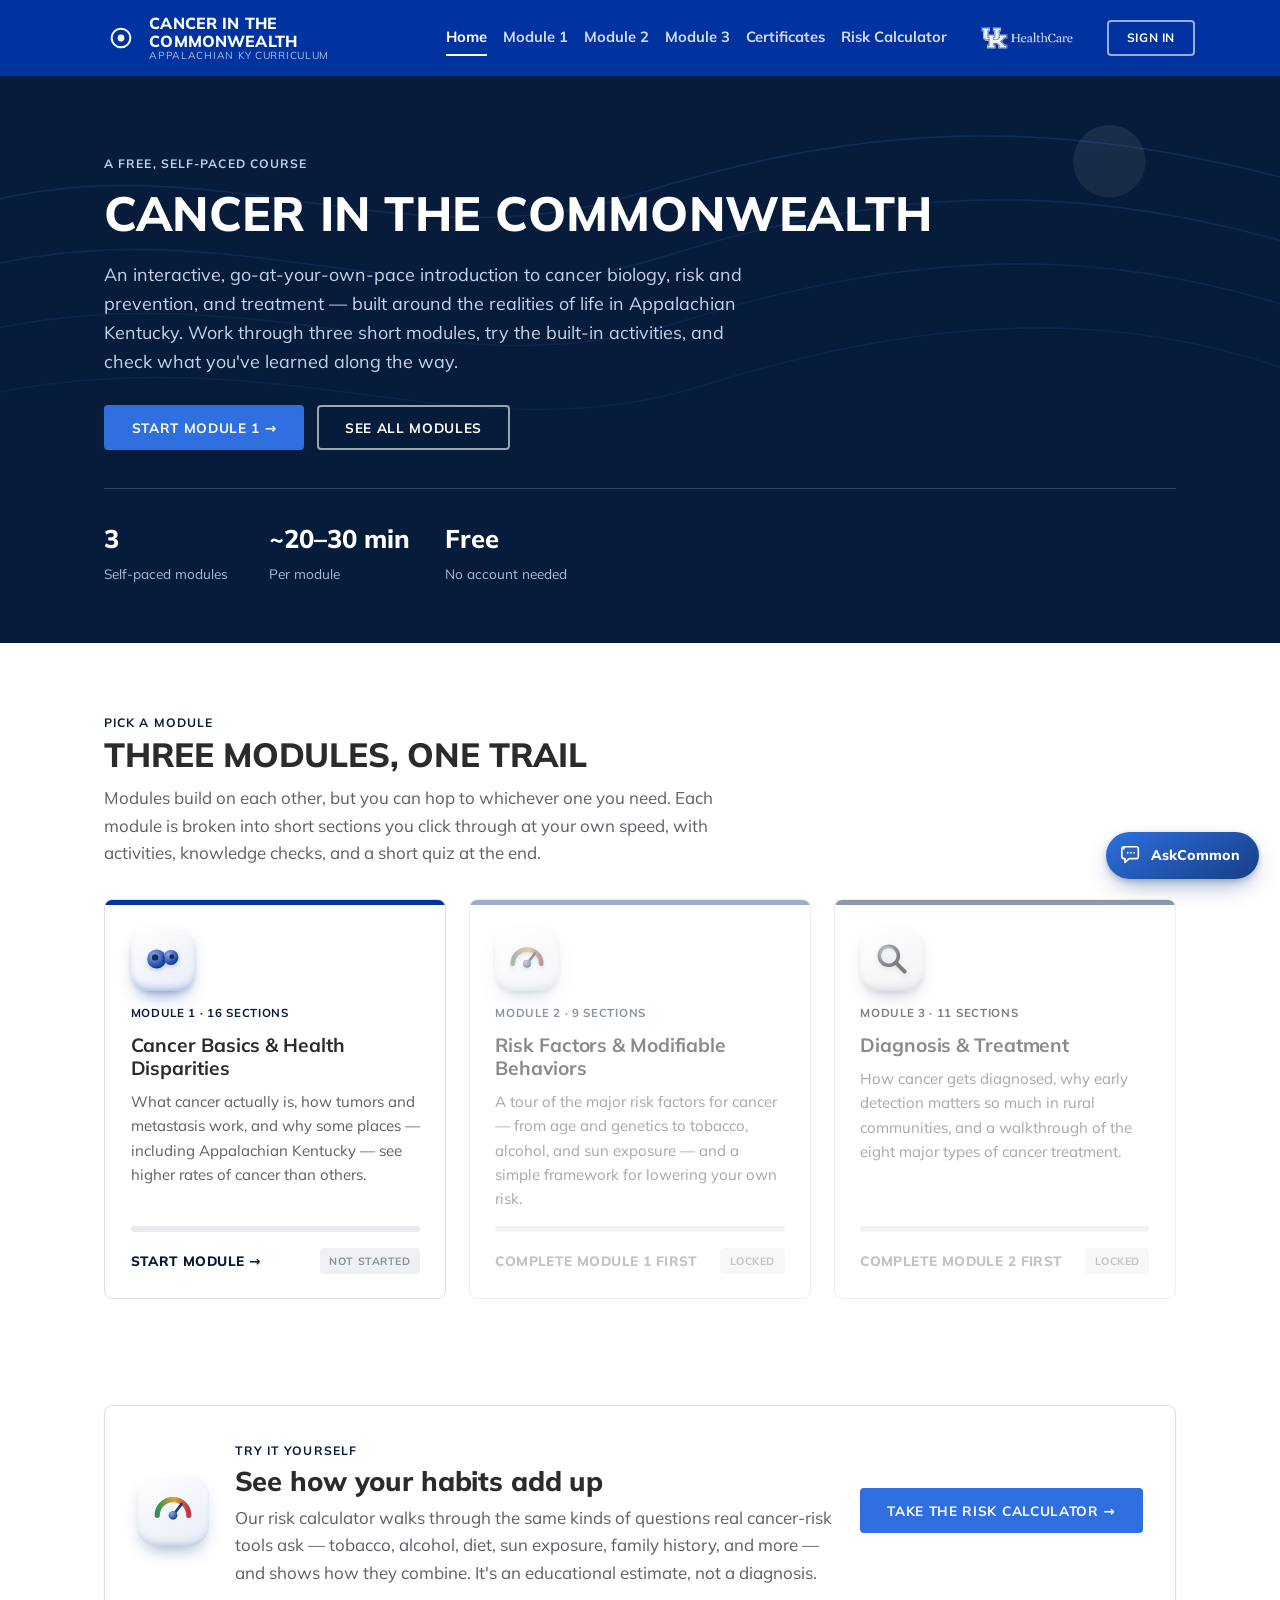
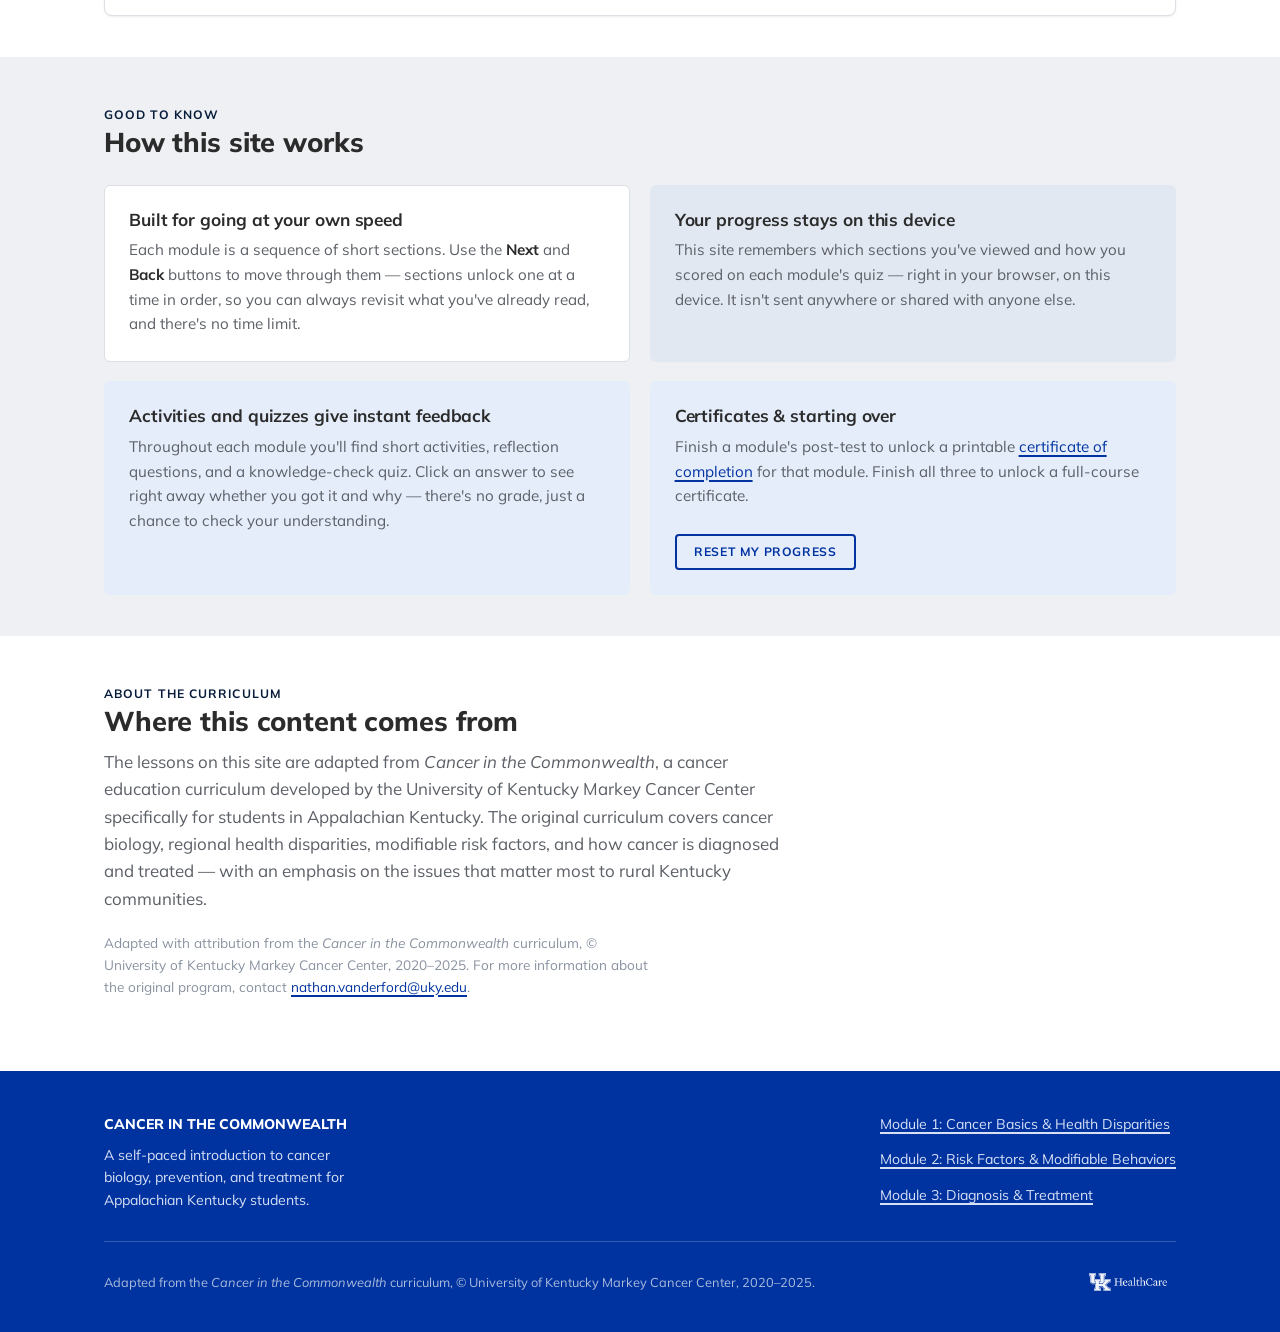
<file: index.html>
<!DOCTYPE html>
<html lang="en">
<head>
  <meta charset="UTF-8" />
  <meta name="viewport" content="width=device-width, initial-scale=1.0" />
  <title>Cancer in the Commonwealth | Self-Paced Cancer Education</title>
  <meta name="description" content="A free, self-paced, three-module cancer education course for Appalachian Kentucky, adapted from the UK Markey Cancer Center curriculum." />
  <link rel="canonical" href="https://cancer-in-commonwealth.vercel.app/" />

  <meta property="og:type" content="website" />
  <meta property="og:site_name" content="Cancer in the Commonwealth" />
  <meta property="og:title" content="Cancer in the Commonwealth | Self-Paced Cancer Education" />
  <meta property="og:description" content="A free, self-paced, three-module cancer education course for Appalachian Kentucky." />
  <meta property="og:url" content="https://cancer-in-commonwealth.vercel.app/" />
  <meta property="og:image" content="https://cancer-in-commonwealth.vercel.app/assets/og-image.png" />
  <meta name="twitter:card" content="summary_large_image" />
  <meta name="twitter:title" content="Cancer in the Commonwealth | Self-Paced Cancer Education" />
  <meta name="twitter:description" content="A free, self-paced, three-module cancer education course for Appalachian Kentucky." />
  <meta name="twitter:image" content="https://cancer-in-commonwealth.vercel.app/assets/og-image.png" />

  <link rel="stylesheet" href="assets/style.css" />
</head>
<body data-page="home">

  <header class="site-header">
    <div class="site-header__row">
      <a class="brand" href="index.html">
        <svg class="brand__mark" viewBox="0 0 40 40" xmlns="http://www.w3.org/2000/svg" aria-hidden="true">
          <circle cx="20" cy="20" r="19" fill="#0033a0"/>
          <circle cx="20" cy="20" r="11" fill="none" stroke="#ffffff" stroke-width="2.4"/>
          <circle cx="20" cy="20" r="4" fill="#ffffff"/>
        </svg>
        <span class="brand__text">
          <span class="brand__name">Cancer in the Commonwealth</span>
          <span class="brand__tag">Appalachian KY Curriculum</span>
        </span>
      </a>
      <div class="site-header__right">
      <nav class="nav" aria-label="Main navigation">
        <a href="index.html" class="is-active">Home</a>
        <a href="module1.html">Module 1</a>
        <a href="module2.html">Module 2</a>
        <a href="module3.html">Module 3</a>
        <a href="certificate.html">Certificates</a>
        <a href="risk-calculator.html">Risk Calculator</a>
      </nav>
      <a class="partner-logo" href="https://ukhealthcare.uky.edu/markey-cancer-center" target="_blank" rel="noopener noreferrer">
        <img src="assets/uk-healthcare-logo.png" alt="University of Kentucky HealthCare" />
      </a>
      <div class="login-ui">
        <span class="login-status" id="loginStatus" hidden></span>
        <button class="btn btn--ghost on-dark btn--sm" id="loginBtn" type="button">Sign in</button>
      </div>
      </div>
    </div>
  </header>

  <section class="hero">
    <svg class="hero__pattern" viewBox="0 0 1200 460" preserveAspectRatio="xMidYMid slice" xmlns="http://www.w3.org/2000/svg" aria-hidden="true">
      <defs>
        <linearGradient id="fade" x1="0" y1="0" x2="0" y2="1">
          <stop offset="0" stop-color="#071c3a" stop-opacity="0"/>
          <stop offset="1" stop-color="#071c3a" stop-opacity="0.9"/>
        </linearGradient>
      </defs>
      <g fill="none" stroke="#2f6fe0" stroke-width="1.4" opacity="0.4">
        <path d="M-20,120 C 200,60 380,180 600,110 S 1000,40 1220,100"/>
        <path d="M-20,180 C 220,120 400,240 620,170 S 1020,100 1220,160"/>
        <path d="M-20,240 C 240,180 420,300 640,230 S 1040,160 1220,220"/>
        <path d="M-20,300 C 260,240 440,360 660,290 S 1060,220 1220,280"/>
      </g>
      <circle cx="1040" cy="80" r="34" fill="#ffffff" opacity="0.14"/>
      <rect width="1200" height="460" fill="url(#fade)"/>
    </svg>
    <div class="hero__inner">
      <p class="kicker on-dark">A free, self-paced course</p>
      <h1>Cancer in the&nbsp;Commonwealth</h1>
      <p class="lede">
        An interactive, go-at-your-own-pace introduction to cancer biology, risk and prevention,
        and treatment — built around the realities of life in Appalachian Kentucky. Work through
        three short modules, try the built-in activities, and check what you've learned along
        the way.
      </p>
      <div style="margin-top: 1.8rem; display:flex; gap:0.8rem; flex-wrap:wrap;">
        <a class="btn btn--gold" href="module1.html">Start Module 1 →</a>
        <a class="btn btn--ghost on-dark" href="#modules">See all modules</a>
      </div>
      <div class="stat-strip">
        <div class="stat-strip__item"><span class="stat-strip__num">3</span><span class="stat-strip__label">Self-paced modules</span></div>
        <div class="stat-strip__item"><span class="stat-strip__num">~20–30 min</span><span class="stat-strip__label">Per module</span></div>
        <div class="stat-strip__item"><span class="stat-strip__num">Free</span><span class="stat-strip__label">No account needed</span></div>
      </div>
    </div>
  </section>

  <main>
    <section class="section" id="modules">
      <div class="container">
        <div class="section__head">
          <p class="kicker">Pick a module</p>
          <h2>Three modules, one trail</h2>
          <p class="lede">
            Modules build on each other, but you can hop to whichever one you need. Each module
            is broken into short sections you click through at your own speed, with activities,
            knowledge checks, and a short quiz at the end.
          </p>
        </div>

        <div class="module-grid">
          <a class="module-card" data-accent="forest" href="module1.html" data-module="module1" data-total-screens="16">
            <div class="module-card__visual" aria-hidden="true">
              <svg viewBox="0 0 48 48" xmlns="http://www.w3.org/2000/svg">
                <defs>
                  <radialGradient id="m1grad" cx="35%" cy="30%" r="75%">
                    <stop offset="0%" stop-color="#8fa8e6"/>
                    <stop offset="100%" stop-color="#0033a0"/>
                  </radialGradient>
                </defs>
                <circle cx="16" cy="24" r="12" fill="url(#m1grad)"/>
                <circle cx="34" cy="22" r="9.5" fill="url(#m1grad)"/>
                <circle cx="14" cy="22" r="4" fill="#071c3a" opacity="0.85"/>
                <circle cx="35" cy="21" r="3" fill="#071c3a" opacity="0.85"/>
                <path d="M24 20c1.6 1.4 1.6 5.2 0 6.6" stroke="#071c3a" stroke-width="1.6" fill="none" stroke-linecap="round" opacity="0.6"/>
              </svg>
            </div>
            <span class="module-card__num">Module 1 · 16 sections</span>
            <h3>Cancer Basics &amp; Health Disparities</h3>
            <p>What cancer actually is, how tumors and metastasis work, and why some places —
            including Appalachian Kentucky — see higher rates of cancer than others.</p>
            <div class="mini-bar"><div class="mini-bar__fill"></div></div>
            <div class="module-card__foot">
              <span class="module-card__cta">Start module →</span>
              <span class="pill">Not started</span>
            </div>
          </a>

          <a class="module-card" data-accent="clay" href="module2.html" data-module="module2" data-total-screens="9">
            <div class="module-card__visual" aria-hidden="true">
              <svg viewBox="0 0 48 48" xmlns="http://www.w3.org/2000/svg">
                <defs>
                  <linearGradient id="m2grad" x1="0" y1="0" x2="1" y2="0">
                    <stop offset="0%" stop-color="#2f8f5b"/>
                    <stop offset="55%" stop-color="#e0a323"/>
                    <stop offset="100%" stop-color="#c0334f"/>
                  </linearGradient>
                  <radialGradient id="m2hub" cx="35%" cy="30%" r="75%">
                    <stop offset="0%" stop-color="#8fa8e6"/>
                    <stop offset="100%" stop-color="#163e85"/>
                  </radialGradient>
                </defs>
                <path d="M6 30a18 18 0 0 1 36 0" fill="none" stroke="url(#m2grad)" stroke-width="6" stroke-linecap="round"/>
                <line x1="24" y1="30" x2="34" y2="17" stroke="#163e85" stroke-width="3" stroke-linecap="round"/>
                <circle cx="24" cy="30" r="5" fill="url(#m2hub)"/>
              </svg>
            </div>
            <span class="module-card__num">Module 2 · 9 sections</span>
            <h3>Risk Factors &amp; Modifiable Behaviors</h3>
            <p>A tour of the major risk factors for cancer — from age and genetics to tobacco,
            alcohol, and sun exposure — and a simple framework for lowering your own risk.</p>
            <div class="mini-bar"><div class="mini-bar__fill"></div></div>
            <div class="module-card__foot">
              <span class="module-card__cta">Start module →</span>
              <span class="pill">Not started</span>
            </div>
          </a>

          <a class="module-card" data-accent="teal" href="module3.html" data-module="module3" data-total-screens="11">
            <div class="module-card__visual" aria-hidden="true">
              <svg viewBox="0 0 48 48" xmlns="http://www.w3.org/2000/svg">
                <defs>
                  <radialGradient id="m3grad" cx="35%" cy="30%" r="75%">
                    <stop offset="0%" stop-color="#7fb6c9"/>
                    <stop offset="100%" stop-color="#04142c"/>
                  </radialGradient>
                </defs>
                <circle cx="20" cy="20" r="12" fill="none" stroke="url(#m3grad)" stroke-width="4.5"/>
                <line x1="29" y1="29" x2="40" y2="40" stroke="#04142c" stroke-width="5" stroke-linecap="round"/>
                <path d="M13 20h14M20 13v14" stroke="#e2e8f2" stroke-width="2.4" stroke-linecap="round"/>
              </svg>
            </div>
            <span class="module-card__num">Module 3 · 11 sections</span>
            <h3>Diagnosis &amp; Treatment</h3>
            <p>How cancer gets diagnosed, why early detection matters so much in rural
            communities, and a walkthrough of the eight major types of cancer treatment.</p>
            <div class="mini-bar"><div class="mini-bar__fill"></div></div>
            <div class="module-card__foot">
              <span class="module-card__cta">Start module →</span>
              <span class="pill">Not started</span>
            </div>
          </a>
        </div>
      </div>
    </section>

    <section class="section section--tight">
      <div class="container">
        <div class="calc-promo">
          <div class="calc-promo__icon" aria-hidden="true">
            <svg viewBox="0 0 48 48" xmlns="http://www.w3.org/2000/svg">
              <defs>
                <linearGradient id="calcPromoGrad" x1="0" y1="0" x2="1" y2="0">
                  <stop offset="0%" stop-color="#2f8f5b"/>
                  <stop offset="55%" stop-color="#e0a323"/>
                  <stop offset="100%" stop-color="#c0334f"/>
                </linearGradient>
                <radialGradient id="calcPromoHub" cx="35%" cy="30%" r="75%">
                  <stop offset="0%" stop-color="#8fa8e6"/>
                  <stop offset="100%" stop-color="#163e85"/>
                </radialGradient>
              </defs>
              <path d="M6 30a18 18 0 0 1 36 0" fill="none" stroke="url(#calcPromoGrad)" stroke-width="6" stroke-linecap="round"/>
              <line x1="24" y1="30" x2="34" y2="17" stroke="#163e85" stroke-width="3" stroke-linecap="round"/>
              <circle cx="24" cy="30" r="5" fill="url(#calcPromoHub)"/>
            </svg>
          </div>
          <div class="calc-promo__text">
            <p class="kicker">Try it yourself</p>
            <h2>See how your habits add up</h2>
            <p class="lede">
              Our risk calculator walks through the same kinds of questions real cancer-risk
              tools ask — tobacco, alcohol, diet, sun exposure, family history, and more — and
              shows how they combine. It's an educational estimate, not a diagnosis.
            </p>
          </div>
          <a class="btn btn--gold calc-promo__cta" href="risk-calculator.html">Take the risk calculator →</a>
        </div>
      </div>
    </section>

    <section class="section section--tight section--alt">
      <div class="container">
        <p class="kicker">Good to know</p>
        <h2>How this site works</h2>
        <div class="info-grid mt-lg">
          <div class="info-tile">
            <h3>Built for going at your own speed</h3>
            <p>Each module is a sequence of short sections. Use the <strong>Next</strong> and
            <strong>Back</strong> buttons to move through them — sections unlock one at a time
            in order, so you can always revisit what you've already read, and there's no time
            limit.</p>
          </div>
          <div class="info-tile info-tile--teal">
            <h3>Your progress stays on this device</h3>
            <p>This site remembers which sections you've viewed and how you scored on each
            module's quiz — right in your browser, on this device. It isn't sent anywhere or
            shared with anyone else.</p>
          </div>
          <div class="info-tile info-tile--clay">
            <h3>Activities and quizzes give instant feedback</h3>
            <p>Throughout each module you'll find short activities, reflection questions, and a
            knowledge-check quiz. Click an answer to see right away whether you got it and why —
            there's no grade, just a chance to check your understanding.</p>
          </div>
          <div class="info-tile info-tile--gold">
            <h3>Certificates &amp; starting over</h3>
            <p>Finish a module's post-test to unlock a printable
            <a href="certificate.html">certificate of completion</a> for that module. Finish all
            three to unlock a full-course certificate.</p>
            <p class="mt-lg"><button class="btn btn--ghost btn--sm" id="resetProgress">Reset my progress</button></p>
          </div>
        </div>
      </div>
    </section>

    <section class="section section--tight">
      <div class="container">
        <p class="kicker">About the curriculum</p>
        <h2>Where this content comes from</h2>
        <p class="lede" style="max-width: 68ch; margin-top: 0.6rem;">
          The lessons on this site are adapted from <em>Cancer in the Commonwealth</em>, a cancer
          education curriculum developed by the University of Kentucky Markey Cancer Center
          specifically for students in Appalachian Kentucky. The original curriculum covers
          cancer biology, regional health disparities, modifiable risk factors, and how cancer
          is diagnosed and treated — with an emphasis on the issues that matter most to rural
          Kentucky communities.
        </p>
        <p class="source-note" style="margin-top: 1.2rem; max-width: 68ch;">
          Adapted with attribution from the <em>Cancer in the Commonwealth</em> curriculum,
          &copy; University of Kentucky Markey Cancer Center, 2020&ndash;2025. For more
          information about the original program, contact
          <a href="mailto:nathan.vanderford@uky.edu">nathan.vanderford@uky.edu</a>.
        </p>
      </div>
    </section>
  </main>

  <footer class="site-footer">
    <div class="container">
      <div class="site-footer__row">
        <div>
          <p class="site-footer__brand">Cancer in the Commonwealth</p>
          <p style="margin-top: 0.5rem; max-width: 34ch;">A self-paced introduction to cancer
          biology, prevention, and treatment for Appalachian Kentucky students.</p>
        </div>
        <div>
          <p><a href="module1.html">Module 1: Cancer Basics &amp; Health Disparities</a></p>
          <p><a href="module2.html">Module 2: Risk Factors &amp; Modifiable Behaviors</a></p>
          <p><a href="module3.html">Module 3: Diagnosis &amp; Treatment</a></p>
        </div>
      </div>
      <div class="site-footer__bottom site-footer__bottom--with-logo">
        <span>Adapted from the <em>Cancer in the Commonwealth</em> curriculum, &copy; University
        of Kentucky Markey Cancer Center, 2020&ndash;2025.</span>
        <a class="partner-logo" href="https://ukhealthcare.uky.edu/markey-cancer-center" target="_blank" rel="noopener noreferrer">
          <img src="assets/uk-healthcare-logo.png" alt="University of Kentucky HealthCare" />
        </a>
      </div>
    </div>
  </footer>

  <div class="modal-overlay" id="loginModal" hidden>
    <div class="modal">
      <button class="modal__close" id="loginModalClose" type="button" aria-label="Close">&times;</button>
      <p class="kicker">Optional</p>
      <h2>Sign in</h2>
      <p class="lede" style="margin-top:0.5rem; font-size:0.95rem;">
        New here? Fill in all four fields and select <strong>Create account</strong>. Already
        signed up? Just enter your username and password and select <strong>Sign in</strong>.
      </p>
      <p class="lede" style="margin-top:0.6rem; font-size:0.88rem;">
        Your username, county, and school are stored on your school or university's own
        server, not a third-party service. Your password is sent for verification only and
        is never saved in this browser &mdash; and progress still also saves on this device
        either way.
      </p>
      <form id="loginForm">
        <div class="field">
          <label for="loginUsername">Username</label>
          <input type="text" id="loginUsername" name="username" autocomplete="username" required>
        </div>
        <div class="field">
          <label for="loginPassword">Password</label>
          <div class="field__password-wrap">
            <input type="password" id="loginPassword" name="password" autocomplete="current-password" required>
            <button type="button" class="field__toggle-visibility" id="loginPasswordToggle" aria-label="Show password">Show</button>
          </div>
        </div>
        <div class="field">
          <label for="loginCounty">County</label>
          <select id="loginCounty" name="county">
            <option value="" disabled selected>Select your county&hellip;</option>
            <option>Adair</option>
            <option>Allen</option>
            <option>Anderson</option>
            <option>Ballard</option>
            <option>Barren</option>
            <option>Bath</option>
            <option>Bell</option>
            <option>Boone</option>
            <option>Bourbon</option>
            <option>Boyd</option>
            <option>Boyle</option>
            <option>Bracken</option>
            <option>Breathitt</option>
            <option>Breckinridge</option>
            <option>Bullitt</option>
            <option>Butler</option>
            <option>Caldwell</option>
            <option>Calloway</option>
            <option>Campbell</option>
            <option>Carlisle</option>
            <option>Carroll</option>
            <option>Carter</option>
            <option>Casey</option>
            <option>Christian</option>
            <option>Clark</option>
            <option>Clay</option>
            <option>Clinton</option>
            <option>Crittenden</option>
            <option>Cumberland</option>
            <option>Daviess</option>
            <option>Edmonson</option>
            <option>Elliott</option>
            <option>Estill</option>
            <option>Fayette</option>
            <option>Fleming</option>
            <option>Floyd</option>
            <option>Franklin</option>
            <option>Fulton</option>
            <option>Gallatin</option>
            <option>Garrard</option>
            <option>Grant</option>
            <option>Graves</option>
            <option>Grayson</option>
            <option>Green</option>
            <option>Greenup</option>
            <option>Hancock</option>
            <option>Hardin</option>
            <option>Harlan</option>
            <option>Harrison</option>
            <option>Hart</option>
            <option>Henderson</option>
            <option>Henry</option>
            <option>Hickman</option>
            <option>Hopkins</option>
            <option>Jackson</option>
            <option>Jefferson</option>
            <option>Jessamine</option>
            <option>Johnson</option>
            <option>Kenton</option>
            <option>Knott</option>
            <option>Knox</option>
            <option>Larue</option>
            <option>Laurel</option>
            <option>Lawrence</option>
            <option>Lee</option>
            <option>Leslie</option>
            <option>Letcher</option>
            <option>Lewis</option>
            <option>Lincoln</option>
            <option>Livingston</option>
            <option>Logan</option>
            <option>Lyon</option>
            <option>McCracken</option>
            <option>McCreary</option>
            <option>McLean</option>
            <option>Madison</option>
            <option>Magoffin</option>
            <option>Marion</option>
            <option>Marshall</option>
            <option>Martin</option>
            <option>Mason</option>
            <option>Meade</option>
            <option>Menifee</option>
            <option>Mercer</option>
            <option>Metcalfe</option>
            <option>Monroe</option>
            <option>Montgomery</option>
            <option>Morgan</option>
            <option>Muhlenberg</option>
            <option>Nelson</option>
            <option>Nicholas</option>
            <option>Ohio</option>
            <option>Oldham</option>
            <option>Owen</option>
            <option>Owsley</option>
            <option>Pendleton</option>
            <option>Perry</option>
            <option>Pike</option>
            <option>Powell</option>
            <option>Pulaski</option>
            <option>Robertson</option>
            <option>Rockcastle</option>
            <option>Rowan</option>
            <option>Russell</option>
            <option>Scott</option>
            <option>Shelby</option>
            <option>Simpson</option>
            <option>Spencer</option>
            <option>Taylor</option>
            <option>Todd</option>
            <option>Trigg</option>
            <option>Trimble</option>
            <option>Union</option>
            <option>Warren</option>
            <option>Washington</option>
            <option>Wayne</option>
            <option>Webster</option>
            <option>Whitley</option>
            <option>Wolfe</option>
            <option>Woodford</option>
          </select>
        </div>
        <div class="field">
          <label for="loginSchool">School name</label>
          <input type="text" id="loginSchool" name="school" autocomplete="organization">
        </div>
        <p class="form-error" id="loginError" hidden></p>
        <div class="modal__actions">
          <button type="submit" class="btn btn--gold btn--block" id="loginSignInBtn">Sign in</button>
          <button type="button" class="btn btn--ghost btn--block" id="loginRegisterBtn">Create account</button>
        </div>
      </form>
      <p class="modal__note"><button type="button" class="link-btn" id="loginContinueGuest">Continue without signing in</button></p>
    </div>
  </div>

  <script src="assets/api-config.js"></script>
  <script src="assets/app.js"></script>
</body>
</html>
</file>
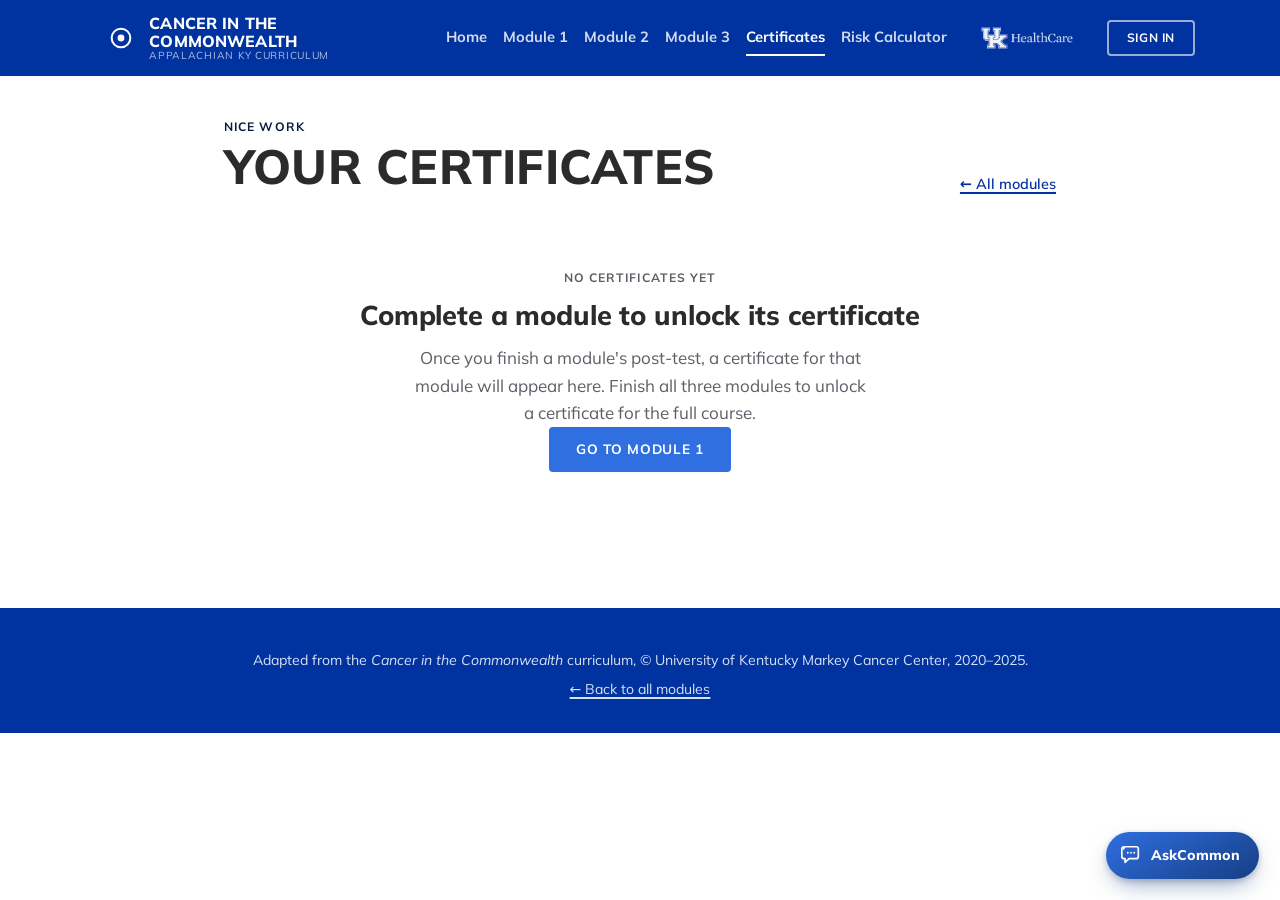
<file: certificate.html>
<!DOCTYPE html>
<html lang="en">
<head>
  <meta charset="UTF-8" />
  <meta name="viewport" content="width=device-width, initial-scale=1.0" />
  <title>Certificates | Cancer in the Commonwealth</title>
  <meta name="description" content="Print or save a certificate of completion for the Cancer in the Commonwealth cancer education course." />
  <meta name="robots" content="noindex, nofollow" />
  <link rel="stylesheet" href="assets/style.css" />
</head>
<body data-page="certificate">

  <header class="site-header no-print">
    <div class="site-header__row">
      <a class="brand" href="index.html">
        <svg class="brand__mark" viewBox="0 0 40 40" xmlns="http://www.w3.org/2000/svg" aria-hidden="true">
          <circle cx="20" cy="20" r="19" fill="#0033a0"/>
          <circle cx="20" cy="20" r="11" fill="none" stroke="#ffffff" stroke-width="2.4"/>
          <circle cx="20" cy="20" r="4" fill="#ffffff"/>
        </svg>
        <span class="brand__text">
          <span class="brand__name">Cancer in the Commonwealth</span>
          <span class="brand__tag">Appalachian KY Curriculum</span>
        </span>
      </a>
      <div class="site-header__right">
      <nav class="nav" aria-label="Main navigation">
        <a href="index.html">Home</a>
        <a href="module1.html">Module 1</a>
        <a href="module2.html">Module 2</a>
        <a href="module3.html">Module 3</a>
        <a href="certificate.html" class="is-active">Certificates</a>
        <a href="risk-calculator.html">Risk Calculator</a>
      </nav>
      <a class="partner-logo" href="https://ukhealthcare.uky.edu/markey-cancer-center" target="_blank" rel="noopener noreferrer">
        <img src="assets/uk-healthcare-logo.png" alt="University of Kentucky HealthCare" />
      </a>
      <div class="login-ui">
        <span class="login-status" id="loginStatus" hidden></span>
        <button class="btn btn--ghost on-dark btn--sm" id="loginBtn" type="button">Sign in</button>
      </div>
      </div>
    </div>
  </header>

  <div class="cert-page">
    <div class="no-print" style="display:flex; align-items:flex-end; justify-content:space-between; gap:1.5rem; flex-wrap:wrap; margin-bottom:1.6rem;">
      <div>
        <p class="kicker">Nice work</p>
        <h1>Your certificates</h1>
      </div>
      <a href="index.html" style="font-weight:600; font-size:0.9rem;">&larr; All modules</a>
    </div>

    <div class="empty-state" id="certEmptyState" hidden>
      <p class="kicker" style="justify-content:center;">No certificates yet</p>
      <h2>Complete a module to unlock its certificate</h2>
      <p>Once you finish a module's post-test, a certificate for that module will appear here.
      Finish all three modules to unlock a certificate for the full course.</p>
      <p class="mt-lg"><a class="btn btn--gold" href="module1.html">Go to Module 1</a></p>
    </div>

    <div id="certControls" hidden>
      <p class="lede no-print" style="margin-bottom:1rem;">Pick a certificate below, add your
      name, and print it (or save it as a PDF using your browser's print dialog).</p>
      <div class="cert-toolbar no-print">
        <div class="field">
          <label for="certName">Your name</label>
          <input type="text" id="certName" placeholder="e.g., Jordan Combs" autocomplete="name">
        </div>
        <div class="field">
          <label for="certSelect">Certificate</label>
          <select id="certSelect"></select>
        </div>
        <div class="field">
          <button class="btn btn--gold btn--block" id="certPrintBtn" hidden>Print certificate</button>
        </div>
      </div>
    </div>

    <div class="certificate" id="certificateOutput"></div>
  </div>

  <footer class="site-footer no-print">
    <div class="container" style="text-align:center;">
      <p>Adapted from the <em>Cancer in the Commonwealth</em> curriculum, &copy; University of Kentucky Markey Cancer Center, 2020&ndash;2025.</p>
      <p style="margin-top:0.4rem;"><a href="index.html">&larr; Back to all modules</a></p>
    </div>
  </footer>

  <div class="modal-overlay" id="loginModal" hidden>
    <div class="modal">
      <button class="modal__close" id="loginModalClose" type="button" aria-label="Close">&times;</button>
      <p class="kicker">Optional</p>
      <h2>Sign in</h2>
      <p class="lede" style="margin-top:0.5rem; font-size:0.95rem;">
        New here? Fill in all four fields and select <strong>Create account</strong>. Already
        signed up? Just enter your username and password and select <strong>Sign in</strong>.
      </p>
      <p class="lede" style="margin-top:0.6rem; font-size:0.88rem;">
        Your username, county, and school are stored on your school or university's own
        server, not a third-party service. Your password is sent for verification only and
        is never saved in this browser &mdash; and progress still also saves on this device
        either way.
      </p>
      <form id="loginForm">
        <div class="field">
          <label for="loginUsername">Username</label>
          <input type="text" id="loginUsername" name="username" autocomplete="username" required>
        </div>
        <div class="field">
          <label for="loginPassword">Password</label>
          <div class="field__password-wrap">
            <input type="password" id="loginPassword" name="password" autocomplete="current-password" required>
            <button type="button" class="field__toggle-visibility" id="loginPasswordToggle" aria-label="Show password">Show</button>
          </div>
        </div>
        <div class="field">
          <label for="loginCounty">County</label>
          <select id="loginCounty" name="county">
            <option value="" disabled selected>Select your county&hellip;</option>
            <option>Adair</option>
            <option>Allen</option>
            <option>Anderson</option>
            <option>Ballard</option>
            <option>Barren</option>
            <option>Bath</option>
            <option>Bell</option>
            <option>Boone</option>
            <option>Bourbon</option>
            <option>Boyd</option>
            <option>Boyle</option>
            <option>Bracken</option>
            <option>Breathitt</option>
            <option>Breckinridge</option>
            <option>Bullitt</option>
            <option>Butler</option>
            <option>Caldwell</option>
            <option>Calloway</option>
            <option>Campbell</option>
            <option>Carlisle</option>
            <option>Carroll</option>
            <option>Carter</option>
            <option>Casey</option>
            <option>Christian</option>
            <option>Clark</option>
            <option>Clay</option>
            <option>Clinton</option>
            <option>Crittenden</option>
            <option>Cumberland</option>
            <option>Daviess</option>
            <option>Edmonson</option>
            <option>Elliott</option>
            <option>Estill</option>
            <option>Fayette</option>
            <option>Fleming</option>
            <option>Floyd</option>
            <option>Franklin</option>
            <option>Fulton</option>
            <option>Gallatin</option>
            <option>Garrard</option>
            <option>Grant</option>
            <option>Graves</option>
            <option>Grayson</option>
            <option>Green</option>
            <option>Greenup</option>
            <option>Hancock</option>
            <option>Hardin</option>
            <option>Harlan</option>
            <option>Harrison</option>
            <option>Hart</option>
            <option>Henderson</option>
            <option>Henry</option>
            <option>Hickman</option>
            <option>Hopkins</option>
            <option>Jackson</option>
            <option>Jefferson</option>
            <option>Jessamine</option>
            <option>Johnson</option>
            <option>Kenton</option>
            <option>Knott</option>
            <option>Knox</option>
            <option>Larue</option>
            <option>Laurel</option>
            <option>Lawrence</option>
            <option>Lee</option>
            <option>Leslie</option>
            <option>Letcher</option>
            <option>Lewis</option>
            <option>Lincoln</option>
            <option>Livingston</option>
            <option>Logan</option>
            <option>Lyon</option>
            <option>McCracken</option>
            <option>McCreary</option>
            <option>McLean</option>
            <option>Madison</option>
            <option>Magoffin</option>
            <option>Marion</option>
            <option>Marshall</option>
            <option>Martin</option>
            <option>Mason</option>
            <option>Meade</option>
            <option>Menifee</option>
            <option>Mercer</option>
            <option>Metcalfe</option>
            <option>Monroe</option>
            <option>Montgomery</option>
            <option>Morgan</option>
            <option>Muhlenberg</option>
            <option>Nelson</option>
            <option>Nicholas</option>
            <option>Ohio</option>
            <option>Oldham</option>
            <option>Owen</option>
            <option>Owsley</option>
            <option>Pendleton</option>
            <option>Perry</option>
            <option>Pike</option>
            <option>Powell</option>
            <option>Pulaski</option>
            <option>Robertson</option>
            <option>Rockcastle</option>
            <option>Rowan</option>
            <option>Russell</option>
            <option>Scott</option>
            <option>Shelby</option>
            <option>Simpson</option>
            <option>Spencer</option>
            <option>Taylor</option>
            <option>Todd</option>
            <option>Trigg</option>
            <option>Trimble</option>
            <option>Union</option>
            <option>Warren</option>
            <option>Washington</option>
            <option>Wayne</option>
            <option>Webster</option>
            <option>Whitley</option>
            <option>Wolfe</option>
            <option>Woodford</option>
          </select>
        </div>
        <div class="field">
          <label for="loginSchool">School name</label>
          <input type="text" id="loginSchool" name="school" autocomplete="organization">
        </div>
        <p class="form-error" id="loginError" hidden></p>
        <div class="modal__actions">
          <button type="submit" class="btn btn--gold btn--block" id="loginSignInBtn">Sign in</button>
          <button type="button" class="btn btn--ghost btn--block" id="loginRegisterBtn">Create account</button>
        </div>
      </form>
      <p class="modal__note"><button type="button" class="link-btn" id="loginContinueGuest">Continue without signing in</button></p>
    </div>
  </div>

  <script src="assets/api-config.js"></script>
  <script src="assets/app.js"></script>
</body>
</html>
</file>
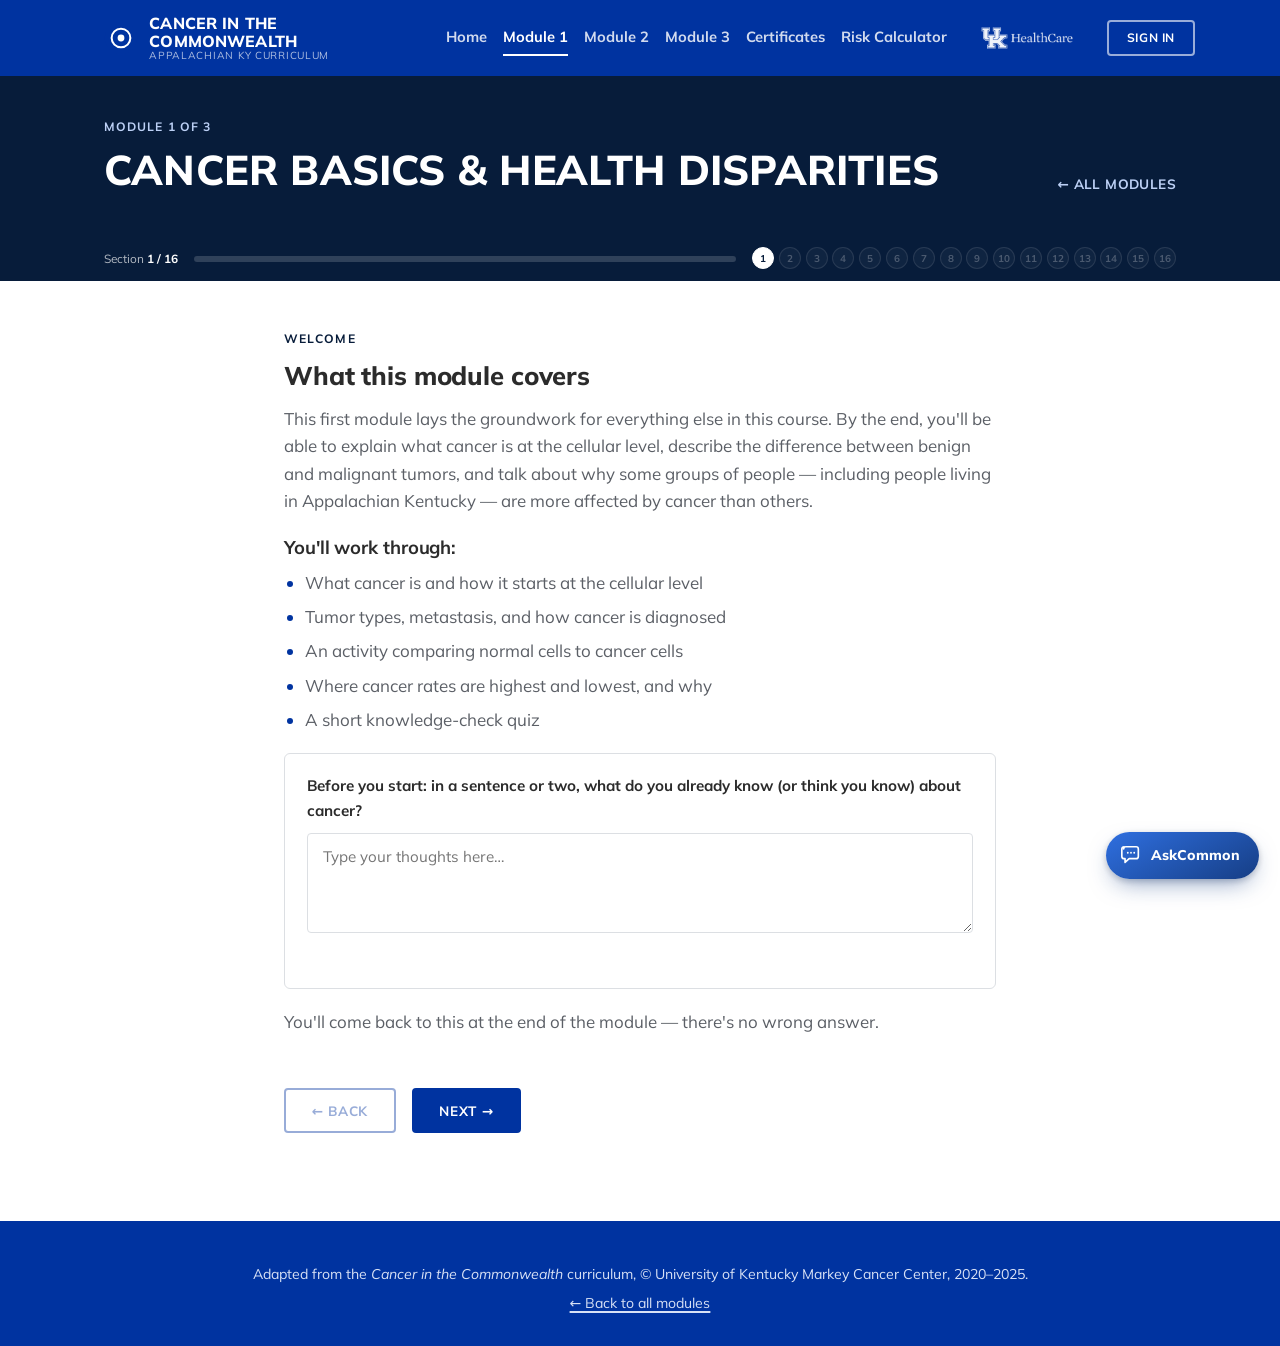
<file: module1.html>
<!DOCTYPE html>
<html lang="en">
<head>
  <meta charset="UTF-8" />
  <meta name="viewport" content="width=device-width, initial-scale=1.0" />
  <title>Module 1: Cancer Basics &amp; Health Disparities | Cancer in the Commonwealth</title>
  <meta name="description" content="Module 1 of the free Cancer in the Commonwealth course: what cancer is, how tumors and metastasis work, and why cancer rates are higher in Appalachian Kentucky." />
  <link rel="canonical" href="https://cancer-in-commonwealth.vercel.app/module1.html" />
  <meta property="og:type" content="website" />
  <meta property="og:site_name" content="Cancer in the Commonwealth" />
  <meta property="og:title" content="Module 1: Cancer Basics &amp; Health Disparities" />
  <meta property="og:description" content="What cancer is, how tumors and metastasis work, and why cancer rates are higher in Appalachian Kentucky." />
  <meta property="og:url" content="https://cancer-in-commonwealth.vercel.app/module1.html" />
  <meta property="og:image" content="https://cancer-in-commonwealth.vercel.app/assets/og-image.png" />
  <meta name="twitter:card" content="summary_large_image" />
  <link rel="stylesheet" href="assets/style.css" />
</head>
<body data-page="module1">

  <header class="site-header">
    <div class="site-header__row">
      <a class="brand" href="index.html">
        <svg class="brand__mark" viewBox="0 0 40 40" xmlns="http://www.w3.org/2000/svg" aria-hidden="true">
          <circle cx="20" cy="20" r="19" fill="#0033a0"/>
          <circle cx="20" cy="20" r="11" fill="none" stroke="#ffffff" stroke-width="2.4"/>
          <circle cx="20" cy="20" r="4" fill="#ffffff"/>
        </svg>
        <span class="brand__text">
          <span class="brand__name">Cancer in the Commonwealth</span>
          <span class="brand__tag">Appalachian KY Curriculum</span>
        </span>
      </a>
      <div class="site-header__right">
      <nav class="nav" aria-label="Main navigation">
        <a href="index.html">Home</a>
        <a href="module1.html" class="is-active">Module 1</a>
        <a href="module2.html">Module 2</a>
        <a href="module3.html">Module 3</a>
        <a href="certificate.html">Certificates</a>
        <a href="risk-calculator.html">Risk Calculator</a>
      </nav>
      <a class="partner-logo" href="https://ukhealthcare.uky.edu/markey-cancer-center" target="_blank" rel="noopener noreferrer">
        <img src="assets/uk-healthcare-logo.png" alt="University of Kentucky HealthCare" />
      </a>
      <div class="login-ui">
        <span class="login-status" id="loginStatus" hidden></span>
        <button class="btn btn--ghost on-dark btn--sm" id="loginBtn" type="button">Sign in</button>
      </div>
      </div>
    </div>
  </header>

  <div class="module-hero">
    <div class="module-hero__row">
      <div>
        <p class="kicker on-dark">Module 1 of 3</p>
        <h1>Cancer Basics &amp; Health Disparities</h1>
      </div>
      <a class="module-hero__back" href="index.html">&larr; All modules</a>
    </div>
  </div>

  <nav class="progress-rail" aria-label="Module sections">
    <div class="progress-rail__inner">
      <p class="progress-rail__label" id="railLabel">Section <span>1 / 16</span></p>
      <div class="progress-rail__track"><div class="progress-rail__fill" id="railFill"></div></div>
      <div class="step-dots" id="stepDots"></div>
    </div>
  </nav>

  <div class="stage" id="stage">

    <section class="screen" data-title="Welcome">
      <p class="screen__eyebrow kicker">Welcome</p>
      <h2>What this module covers</h2>
      <p class="lede">
        This first module lays the groundwork for everything else in this course. By the end,
        you'll be able to explain what cancer is at the cellular level, describe the difference
        between benign and malignant tumors, and talk about why some groups of people —
        including people living in Appalachian Kentucky — are more affected by cancer than
        others.
      </p>
      <h3>You'll work through:</h3>
      <ul>
        <li>What cancer is and how it starts at the cellular level</li>
        <li>Tumor types, metastasis, and how cancer is diagnosed</li>
        <li>An activity comparing normal cells to cancer cells</li>
        <li>Where cancer rates are highest and lowest, and why</li>
        <li>A short knowledge-check quiz</li>
      </ul>
      <div class="journal">
        <label for="m1q_pre">Before you start: in a sentence or two, what do you already know (or think you know) about cancer?</label>
        <textarea id="m1q_pre" data-key="m1_pre" placeholder="Type your thoughts here…"></textarea>
        <p class="journal__note">Saved on this device</p>
      </div>
      <p class="lede">You'll come back to this at the end of the module — there's no wrong answer.</p>
    </section>

    <section class="screen" data-title="Pre-Test">
      <p class="screen__eyebrow kicker">Before you begin</p>
      <h2>Pre-test: what do you know already?</h2>
      <p class="lede">
        Try these 10 questions before you start. Don't worry about getting them "right" — this
        is just a snapshot of where you're starting from. You'll see this exact set of
        questions again at the end of the module so you can see what's changed.
      </p>
      <div class="quiz" data-test-type="pre" data-bank="module1" data-result="m1pretestResult"></div>
      <div class="quiz-result" id="m1pretestResult">
        <p class="kicker">Your starting score</p>
        <p class="quiz-result__score">0 / 10</p>
        <p class="quiz-result__msg"></p>
      </div>
    </section>

    <section class="screen" data-title="What Is Cancer?">
      <p class="screen__eyebrow kicker">Section 3</p>
      <h2>What is cancer?</h2>
      <p class="lede">
        At its core, cancer is a disease of cells dividing when they shouldn't. Every cell in
        your body carries instructions — DNA — that tell it when to grow, when to divide, and
        when to die. Cancer happens when those instructions get damaged.
      </p>
      <div class="activity">
        <p class="activity__label">Drag to put the 3 steps in order</p>
        <p class="drag-sequence__hint">Drag each card into a numbered slot below — or tap a card, then tap a slot.</p>
        <div class="drag-sequence" data-order="mutation,breakdown,tumor">
          <div class="drag-sequence__tray">
            <div class="drag-card" data-id="mutation">
              <span class="drag-card__icon"><svg viewBox="0 0 24 24"><path d="M6 2.5c6 3.8 6 7.8 0 11.6M18 2.5c-6 3.8-6 7.8 0 11.6"/><path d="M7.5 5.5h9M6.8 9.5h10.4"/></svg></span>
              <span class="drag-card__text"><strong>A mutation occurs</strong><span>A change happens in a cell's DNA — from natural causes, sun exposure, tobacco smoke, and more.</span></span>
            </div>
            <div class="drag-card" data-id="breakdown">
              <span class="drag-card__icon"><svg viewBox="0 0 24 24"><path d="M12 3l7 3v6c0 5-3.3 7.8-7 9-3.7-1.2-7-4-7-9V6l7-3z"/><path d="M9 12h6"/></svg></span>
              <span class="drag-card__text"><strong>Controls break down</strong><span>The mutation damages the cell's normal "off switches," so damaged cells survive and divide anyway.</span></span>
            </div>
            <div class="drag-card" data-id="tumor">
              <span class="drag-card__icon"><svg viewBox="0 0 24 24"><circle cx="9" cy="10" r="3.2"/><circle cx="15" cy="9" r="2.3"/><circle cx="12" cy="15" r="2.6"/></svg></span>
              <span class="drag-card__text"><strong>A tumor can form</strong><span>As abnormal cells keep dividing, they build up into a mass of tissue called a tumor.</span></span>
            </div>
          </div>
          <div class="drag-sequence__slots">
            <div class="drag-slot" data-slot="0"><span class="drag-slot__num">1</span></div>
            <div class="drag-slot" data-slot="1"><span class="drag-slot__num">2</span></div>
            <div class="drag-slot" data-slot="2"><span class="drag-slot__num">3</span></div>
          </div>
          <button type="button" class="btn btn--ghost btn--sm drag-sequence__check">Check my order</button>
          <p class="feedback is-correct-msg">
            <strong>That's the order!</strong> Mutation → broken controls → tumor. Not every tumor
            is cancer, though — you'll compare <strong>benign</strong> and <strong>malignant</strong>
            tumors in a few sections.
          </p>
          <p class="feedback is-incorrect-msg">
            Not quite the right order yet — take another look and try again.
          </p>
        </div>
      </div>
    </section>

    <section class="screen" data-title="Activity: Who's More Likely?">
      <p class="screen__eyebrow kicker">Activity</p>
      <h2>Who's more likely to develop cancer?</h2>
      <p class="lede">
        Read about these two people. Based on what you just learned about how cancer starts,
        which one do you think is statistically more likely to develop cancer at some point?
      </p>
      <div class="tile-grid">
        <div class="tile">
          <span class="tile__tag">Person A</span>
          <h4>Maya, age 15</h4>
          <p>Maya's cells have been dividing and replacing themselves for about 15 years.</p>
        </div>
        <div class="tile">
          <span class="tile__tag">Person B</span>
          <h4>Mr. Adkins, age 70</h4>
          <p>Mr. Adkins's cells have been dividing and replacing themselves for about 70 years.</p>
        </div>
      </div>
      <div class="activity">
        <p class="activity__label">Make your prediction</p>
        <p><strong>Hint:</strong> think about what happens to your body's cells the longer
        you're alive, and how many times they've had to copy their DNA.</p>
        <div class="choice-list" data-correct="1">
          <button class="choice">Maya is more likely to develop cancer</button>
          <button class="choice">Mr. Adkins is more likely to develop cancer</button>
        </div>
        <p class="feedback is-correct-msg">
          <strong>Right.</strong> Every time a cell divides, it has to copy its entire set of
          DNA — and copying isn't perfect. Over a longer lifetime, cells go through far more
          divisions, so there's more opportunity for copying errors (mutations) to build up.
          That's a big reason why <strong>advancing age is the single most significant risk
          factor for cancer</strong> — a topic Module 2 explores in depth. (This idea is
          explored further in HHMI Biointeractive's <em>Cell Division and Cancer Risk</em>
          activity, 2020.)
        </p>
        <p class="feedback is-incorrect-msg">
          Actually, it's Mr. Adkins. Every time a cell divides, it copies its DNA — and copying
          isn't perfect. Over 70 years of cell divisions, far more copying errors (mutations)
          have had a chance to build up than in 15 years. That's why
          <strong>advancing age is the single most significant risk factor for cancer</strong>,
          a topic Module 2 explores in depth.
        </p>
      </div>

      <div class="diagram-box">
        <h3 style="margin-top:0;">The pattern holds across real cancer types</h3>
        <p class="lede" style="margin-bottom:0.9rem;">
          Researchers compared how often a tissue's cells normally divide over a lifetime to
          that tissue's actual lifetime cancer risk. Tissues whose cells divide constantly
          tend to have far higher cancer risk than tissues whose cells barely divide at all
          &mdash; illustrated here with a few example tissue types:
        </p>
        <div class="bar-chart">
          <div class="bar-row bar-row--highlight">
            <span class="bar-row__label">Colorectal</span>
            <span class="bar-row__track"><span class="bar-row__fill" style="width: 92%;"></span></span>
            <span class="bar-row__value">very frequent divisions</span>
          </div>
          <div class="bar-row bar-row--highlight">
            <span class="bar-row__label">Lung (smoker)</span>
            <span class="bar-row__track"><span class="bar-row__fill" style="width: 80%;"></span></span>
            <span class="bar-row__value">frequent divisions</span>
          </div>
          <div class="bar-row">
            <span class="bar-row__label">Melanoma (skin)</span>
            <span class="bar-row__track"><span class="bar-row__fill" style="width: 60%;"></span></span>
            <span class="bar-row__value">moderate divisions</span>
          </div>
          <div class="bar-row">
            <span class="bar-row__label">Thyroid</span>
            <span class="bar-row__track"><span class="bar-row__fill" style="width: 32%;"></span></span>
            <span class="bar-row__value">occasional divisions</span>
          </div>
          <div class="bar-row">
            <span class="bar-row__label">Bone (osteosarcoma)</span>
            <span class="bar-row__track"><span class="bar-row__fill" style="width: 8%;"></span></span>
            <span class="bar-row__value">rare divisions</span>
          </div>
        </div>
        <p class="source-note">
          Bar length shows relative lifetime cancer risk, ordered by how often each tissue's
          cells divide — a simplified illustration of the pattern described in HHMI
          Biointeractive's <em>Cell Division and Cancer Risk</em> activity, 2020.
        </p>
      </div>
    </section>

    <section class="screen" data-title="Metastasis">
      <p class="screen__eyebrow kicker">Section 5</p>
      <h2>What is metastasis?</h2>
      <p class="lede">
        Sometimes, cancer cells break away from the tissue or organ where they started and
        travel — usually through the bloodstream or lymphatic system — to another part of the
        body. This spread is called <strong>metastasis</strong>.
      </p>
      <div class="diagram-box">
        <svg viewBox="0 0 600 200" xmlns="http://www.w3.org/2000/svg" role="img" aria-label="Diagram showing cancer cells traveling from a primary tumor site to a new location in the body via the bloodstream">
          <defs>
            <radialGradient id="metOrig" cx="35%" cy="30%" r="75%">
              <stop offset="0%" stop-color="#c9d6f2"/>
              <stop offset="100%" stop-color="#8fa8e6"/>
            </radialGradient>
            <radialGradient id="metNew" cx="35%" cy="30%" r="75%">
              <stop offset="0%" stop-color="#f3c6c1"/>
              <stop offset="100%" stop-color="#e28981"/>
            </radialGradient>
            <radialGradient id="metCell" cx="35%" cy="30%" r="75%">
              <stop offset="0%" stop-color="#e28981"/>
              <stop offset="100%" stop-color="#8a1710"/>
            </radialGradient>
          </defs>
          <ellipse cx="110" cy="100" rx="70" ry="55" fill="url(#metOrig)" stroke="#0033a0" stroke-width="2"/>
          <text x="110" y="95" text-anchor="middle" font-family="Mulish, sans-serif" font-size="14" font-weight="700" fill="#2b2b2b">Original</text>
          <text x="110" y="113" text-anchor="middle" font-family="Mulish, sans-serif" font-size="14" font-weight="700" fill="#2b2b2b">tumor site</text>
          <path d="M180,100 C300,30 320,170 430,100" fill="none" stroke="#dcdfe3" stroke-width="3" stroke-dasharray="6 6"/>
          <circle cx="240" cy="65" r="6" fill="url(#metCell)"/>
          <circle cx="320" cy="135" r="6" fill="url(#metCell)"/>
          <circle cx="380" cy="105" r="6" fill="url(#metCell)"/>
          <ellipse cx="490" cy="100" rx="70" ry="55" fill="url(#metNew)" stroke="#b3261e" stroke-width="2"/>
          <text x="490" y="95" text-anchor="middle" font-family="Mulish, sans-serif" font-size="14" font-weight="700" fill="#2b2b2b">New tumor site</text>
          <text x="490" y="113" text-anchor="middle" font-family="Mulish, sans-serif" font-size="12" fill="#5b5f66">(same cancer type)</text>
          <text x="300" y="25" text-anchor="middle" font-family="Mulish, sans-serif" font-size="11" letter-spacing="1" fill="#5b5f66">CANCER CELLS TRAVEL VIA BLOODSTREAM OR LYMPH SYSTEM</text>
        </svg>
      </div>
      <h3>A few key points about metastasis</h3>
      <ul>
        <li>Even after spreading, the cancer is still classified as the <strong>same type</strong>
        of cancer it started as. For example, breast cancer that spreads to the lungs is still
        called metastatic breast cancer — not lung cancer.</li>
        <li><strong>When</strong> and <strong>where</strong> a cancer spreads depends on the
        type of cancer and how quickly it's growing.</li>
      </ul>
    </section>

    <section class="screen" data-title="Benign vs. Malignant">
      <p class="screen__eyebrow kicker">Section 6</p>
      <h2>Benign vs. malignant tumors</h2>
      <p class="lede">Not all tumors are cancer. Tumors generally fall into one of two categories.
      Drag each clue below into the tumor type it describes:</p>

      <div class="drag-sort">
        <div class="drag-sort__tray">
          <div class="drag-chip" data-answer="benign">Usually small</div>
          <div class="drag-chip" data-answer="malignant">Often large</div>
          <div class="drag-chip" data-answer="benign">Not cancerous</div>
          <div class="drag-chip" data-answer="malignant">Cancerous</div>
          <div class="drag-chip" data-answer="benign">Slow-growing</div>
          <div class="drag-chip" data-answer="malignant">Fast-growing</div>
          <div class="drag-chip" data-answer="benign">Non-invasive</div>
          <div class="drag-chip" data-answer="malignant">Invasive</div>
          <div class="drag-chip" data-answer="benign">Can't metastasize</div>
          <div class="drag-chip" data-answer="malignant">Can metastasize</div>
        </div>
        <div class="drag-sort__bins">
          <div class="drag-bin drag-bin--a" data-bin="benign">
            <p class="drag-bin__label">Benign</p>
          </div>
          <div class="drag-bin drag-bin--b" data-bin="malignant">
            <p class="drag-bin__label">Malignant</p>
          </div>
        </div>
        <p class="drag-sort__status"></p>
      </div>

      <div class="activity">
        <p class="activity__label">Quick check</p>
        <p><strong>True or false:</strong> A benign tumor can spread (metastasize) to other parts of the body.</p>
        <div class="choice-list" data-correct="1">
          <button class="choice">True</button>
          <button class="choice">False</button>
        </div>
        <p class="feedback is-correct-msg">
          <strong>Correct — false.</strong> By definition, benign tumors don't invade nearby
          tissue or spread to other parts of the body. That's one of the key things that
          separates them from malignant (cancerous) tumors.
        </p>
        <p class="feedback is-incorrect-msg">
          Not quite. The statement is <strong>false</strong>. Benign tumors don't invade nearby
          tissue or spread to other parts of the body — that ability to invade and spread is
          one of the defining features of a malignant (cancerous) tumor.
        </p>
      </div>
    </section>

    <section class="screen" data-title="Types of Cancer">
      <p class="screen__eyebrow kicker">Section 7</p>
      <h2>There are more than 100 types of cancer</h2>
      <p class="lede">
        "Cancer" isn't one disease — it's a category covering well over 100 different diseases.
        Most are named for the organ or tissue where they form, and some are named for the type
        of cell involved (for example, <em>carcinoma</em>, <em>leukemia</em>, and
        <em>melanoma</em> all describe cancers that start in particular cell types).
      </p>
      <div class="tile-grid">
        <div class="tile">
          <span class="tile__tag">More common</span>
          <h4>Frequently diagnosed types</h4>
          <ul><li>Breast</li><li>Cervical</li><li>Prostate</li><li>Colorectal</li><li>Liver</li></ul>
        </div>
        <div class="tile">
          <span class="tile__tag">Less common</span>
          <h4>Rarer types</h4>
          <ul>
            <li>Ependymoma (a type of brain/spinal cord tumor)</li>
            <li>Fallopian tube cancer</li>
            <li>Heart cancer</li>
          </ul>
        </div>
      </div>
      <p>Knowing that cancer comes in so many forms helps explain why there isn't a single
      "cure for cancer" — different cancers behave differently and often need very different
      approaches to treatment, which you'll dig into in Module 3.</p>
    </section>

    <section class="screen" data-title="How Cancer Is Diagnosed">
      <p class="screen__eyebrow kicker">Section 8</p>
      <h2>How is cancer diagnosed?</h2>
      <p class="lede">
        Sometimes cancer is found because a person notices symptoms. Other times, it's
        discovered during a routine screening — before a person notices anything at all.
        Either way, doctors follow a similar process to confirm a diagnosis.
      </p>
      <div class="activity">
        <p class="activity__label">Drag to put the 3 steps in order</p>
        <p class="drag-sequence__hint">Drag each card into a numbered slot below — or tap a card, then tap a slot.</p>
        <div class="drag-sequence" data-order="notice,biopsy,examine">
          <div class="drag-sequence__tray">
            <div class="drag-card" data-id="notice">
              <span class="drag-card__icon"><svg viewBox="0 0 24 24"><circle cx="11" cy="11" r="6.5"/><path d="M20 20l-4.5-4.5"/></svg></span>
              <span class="drag-card__text"><strong>Something is noticed</strong><span>A routine screening detects an abnormality, or a patient reports symptoms.</span></span>
            </div>
            <div class="drag-card" data-id="biopsy">
              <span class="drag-card__icon"><svg viewBox="0 0 24 24"><path d="M4 20l7-7"/><path d="M11 13l6.2-6.2a2 2 0 0 0-2.8-2.8L8.2 10.2"/><circle cx="18.5" cy="5.5" r="1.1"/></svg></span>
              <span class="drag-card__text"><strong>A biopsy is performed</strong><span>A doctor removes a small sample of the tissue in question.</span></span>
            </div>
            <div class="drag-card" data-id="examine">
              <span class="drag-card__icon"><svg viewBox="0 0 24 24"><path d="M9 3v3M9 6a4 4 0 0 0-4 4v2a6 6 0 0 0 6 6h1a6 6 0 0 0 6-6"/><path d="M9 6h3a2 2 0 0 1 2 2v1"/><circle cx="17" cy="17" r="3.2"/><path d="M19.3 19.3L22 22"/></svg></span>
              <span class="drag-card__text"><strong>Cells are examined</strong><span>The sample is examined under a microscope for the physical characteristics of cancerous cells.</span></span>
            </div>
          </div>
          <div class="drag-sequence__slots">
            <div class="drag-slot" data-slot="0"><span class="drag-slot__num">1</span></div>
            <div class="drag-slot" data-slot="1"><span class="drag-slot__num">2</span></div>
            <div class="drag-slot" data-slot="2"><span class="drag-slot__num">3</span></div>
          </div>
          <button type="button" class="btn btn--ghost btn--sm drag-sequence__check">Check my order</button>
          <p class="feedback is-correct-msg"><strong>Exactly right.</strong> Notice → biopsy → examine under a microscope — the same process, no matter where in the body it happens.</p>
          <p class="feedback is-incorrect-msg">Not quite the right order yet — take another look and try again.</p>
        </div>
      </div>
    </section>

    <section class="screen" data-title="Activity: Spot the Difference">
      <p class="screen__eyebrow kicker">Activity</p>
      <h2>Spot the difference: normal vs. cancer cells</h2>
      <p class="lede">
        When a pathologist looks at a tissue sample under a microscope, they're looking for
        differences in how the cells look and are arranged. Compare these two simplified
        illustrations of cell groups.
      </p>
      <div class="cell-figure">
        <figure>
          <svg viewBox="0 0 200 200" xmlns="http://www.w3.org/2000/svg" role="img" aria-label="Group A: nine evenly-sized, evenly-spaced circular cells, each with a single round nucleus, arranged in a neat grid">
            <defs>
              <radialGradient id="cellA" cx="35%" cy="30%" r="75%">
                <stop offset="0%" stop-color="#d3ddf5"/>
                <stop offset="100%" stop-color="#7d94d1"/>
              </radialGradient>
              <radialGradient id="nucA" cx="35%" cy="30%" r="75%">
                <stop offset="0%" stop-color="#2a4a8f"/>
                <stop offset="100%" stop-color="#071c3a"/>
              </radialGradient>
            </defs>
            <rect width="200" height="200" fill="#e7ecf8"/>
            <g fill="url(#cellA)" stroke="#0033a0" stroke-width="2">
              <circle cx="45" cy="45" r="26"/><circle cx="100" cy="45" r="26"/><circle cx="155" cy="45" r="26"/>
              <circle cx="45" cy="100" r="26"/><circle cx="100" cy="100" r="26"/><circle cx="155" cy="100" r="26"/>
              <circle cx="45" cy="155" r="26"/><circle cx="100" cy="155" r="26"/><circle cx="155" cy="155" r="26"/>
            </g>
            <g fill="url(#nucA)">
              <circle cx="45" cy="45" r="7"/><circle cx="100" cy="45" r="7"/><circle cx="155" cy="45" r="7"/>
              <circle cx="45" cy="100" r="7"/><circle cx="100" cy="100" r="7"/><circle cx="155" cy="100" r="7"/>
              <circle cx="45" cy="155" r="7"/><circle cx="100" cy="155" r="7"/><circle cx="155" cy="155" r="7"/>
            </g>
          </svg>
          <figcaption><strong>Group A</strong> — cells are similar in size and shape, evenly
          spaced, each with one round nucleus.</figcaption>
        </figure>
        <figure>
          <svg viewBox="0 0 200 200" xmlns="http://www.w3.org/2000/svg" role="img" aria-label="Group B: irregularly shaped and sized cells, crowded and overlapping, some with multiple or oddly shaped nuclei">
            <defs>
              <radialGradient id="cellB" cx="35%" cy="30%" r="75%">
                <stop offset="0%" stop-color="#f3c6c1"/>
                <stop offset="100%" stop-color="#cc7268"/>
              </radialGradient>
              <radialGradient id="nucB" cx="35%" cy="30%" r="75%">
                <stop offset="0%" stop-color="#a1281f"/>
                <stop offset="100%" stop-color="#7a1a14"/>
              </radialGradient>
            </defs>
            <rect width="200" height="200" fill="#f8dedc"/>
            <g fill="url(#cellB)" stroke="#b3261e" stroke-width="2">
              <ellipse cx="55" cy="50" rx="34" ry="24" transform="rotate(-15 55 50)"/>
              <circle cx="120" cy="40" r="18"/>
              <ellipse cx="165" cy="80" rx="40" ry="30" transform="rotate(20 165 80)"/>
              <circle cx="40" cy="130" r="30"/>
              <ellipse cx="110" cy="130" rx="36" ry="26" transform="rotate(-10 110 130)"/>
              <circle cx="165" cy="165" r="22"/>
              <ellipse cx="55" cy="180" rx="28" ry="18"/>
            </g>
            <g fill="url(#nucB)">
              <circle cx="50" cy="48" r="9"/><circle cx="65" cy="55" r="5"/>
              <circle cx="120" cy="40" r="6"/>
              <circle cx="160" cy="75" r="10"/><circle cx="175" cy="88" r="6"/>
              <circle cx="38" cy="128" r="11"/>
              <circle cx="105" cy="125" r="8"/><circle cx="120" cy="138" r="5"/>
              <circle cx="165" cy="165" r="8"/>
            </g>
          </svg>
          <figcaption><strong>Group B</strong> — irregular, crowded cells with dark, oversized
          nuclei.</figcaption>
        </figure>
      </div>

      <h3>The 5 things a pathologist actually checks</h3>
      <p class="lede" style="margin-bottom:0.7rem;">Tap each one to see how normal and cancer cells differ:</p>
      <div class="card-picker card-picker--compact">
        <div class="card-picker__grid">
          <button class="card-picker__btn" data-target="feat-1"><span class="card-picker__num">1</span><span class="card-picker__label">Growth &amp; division</span></button>
          <button class="card-picker__btn" data-target="feat-2"><span class="card-picker__num">2</span><span class="card-picker__label">Size &amp; shape</span></button>
          <button class="card-picker__btn" data-target="feat-3"><span class="card-picker__num">3</span><span class="card-picker__label">The nucleus</span></button>
          <button class="card-picker__btn" data-target="feat-4"><span class="card-picker__num">4</span><span class="card-picker__label">Chromosomes</span></button>
          <button class="card-picker__btn" data-target="feat-5"><span class="card-picker__num">5</span><span class="card-picker__label">Cell borders</span></button>
        </div>
        <div class="card-picker__panels">
          <div class="card-picker__panel" id="feat-1">
            <h3>1. Growth &amp; division</h3>
            <div class="feature-compare">
              <div class="feature-compare__col feature-compare__col--normal"><strong>Normal</strong>A few cells, dividing only when the body actually needs more of them.</div>
              <div class="feature-compare__col feature-compare__col--cancer"><strong>Cancer</strong>Many cells that keep growing and dividing even when they shouldn't.</div>
            </div>
          </div>
          <div class="card-picker__panel" id="feat-2">
            <h3>2. Size &amp; shape</h3>
            <div class="feature-compare">
              <div class="feature-compare__col feature-compare__col--normal"><strong>Normal</strong>Cells are uniform — similar size and shape as their neighbors.</div>
              <div class="feature-compare__col feature-compare__col--cancer"><strong>Cancer</strong>Cells vary wildly in size and shape, often blob-like or irregular.</div>
            </div>
          </div>
          <div class="card-picker__panel" id="feat-3">
            <h3>3. The nucleus</h3>
            <div class="feature-compare">
              <div class="feature-compare__col feature-compare__col--normal"><strong>Normal</strong>A small, proportionate nucleus compared to the rest of the cell.</div>
              <div class="feature-compare__col feature-compare__col--cancer"><strong>Cancer</strong>A nucleus that's larger and darker-staining than normal — often taking up most of the cell.</div>
            </div>
          </div>
          <div class="card-picker__panel" id="feat-4">
            <h3>4. Chromosomes</h3>
            <div class="feature-compare">
              <div class="feature-compare__col feature-compare__col--normal"><strong>Normal</strong>A normal, organized number of chromosomes, neatly arranged when the cell divides.</div>
              <div class="feature-compare__col feature-compare__col--cancer"><strong>Cancer</strong>An abnormal number of chromosomes, arranged in a disorganized, scrambled way.</div>
            </div>
          </div>
          <div class="card-picker__panel" id="feat-5">
            <h3>5. Cell borders</h3>
            <div class="feature-compare">
              <div class="feature-compare__col feature-compare__col--normal"><strong>Normal</strong>Cells form a tight cluster with a clean, well-defined boundary.</div>
              <div class="feature-compare__col feature-compare__col--cancer"><strong>Cancer</strong>Cells lose that boundary — the cluster looks ragged, with cells spilling outward.</div>
            </div>
          </div>
        </div>
      </div>

      <div class="activity">
        <p class="activity__label">Make your call</p>
        <p>Based on what a doctor looks for during a biopsy, which group shows
        <strong>cancer cells</strong>?</p>
        <div class="choice-list" data-correct="1">
          <button class="choice">Group A</button>
          <button class="choice">Group B</button>
        </div>
        <p class="feedback is-correct-msg">
          <strong>Correct — Group B.</strong> Cancer cells often look different from the
          healthy cells around them: irregular sizes and shapes, crowding and overlapping (a
          sign of uncontrolled division), and an unusually large nucleus compared to the rest
          of the cell (a higher nucleus-to-cytoplasm ratio). These are the kinds of features a
          pathologist looks for under a microscope after a biopsy.
        </p>
        <p class="feedback is-incorrect-msg">
          Actually, it's <strong>Group B</strong>. Group A shows cells that are uniform and
          orderly — what you'd expect from healthy tissue. Group B shows the irregular sizes,
          shapes, crowding, and the larger nucleus-to-cytoplasm ratio that signal uncontrolled
          division — features a pathologist looks for after a biopsy.
        </p>
      </div>
    </section>

    <section class="screen" data-title="Geography of Cancer">
      <p class="screen__eyebrow kicker">Section 10</p>
      <h2>The geography of cancer</h2>
      <p class="lede">
        Cancer doesn't affect every part of the country equally. According to CDC cancer
        statistics, here's how the states with the highest and lowest rates of new cancer cases
        compare (cases per 100,000 people):
      </p>
      <h3>States with the highest rates</h3>
      <div class="bar-chart">
        <div class="bar-row bar-row--highlight">
          <span class="bar-row__label">Kentucky</span>
          <span class="bar-row__track"><span class="bar-row__fill" style="width: 84%;"></span></span>
          <span class="bar-row__value">503 / 100k</span>
        </div>
        <div class="bar-row">
          <span class="bar-row__label">Louisiana</span>
          <span class="bar-row__track"><span class="bar-row__fill" style="width: 81%;"></span></span>
          <span class="bar-row__value">486.6 / 100k</span>
        </div>
        <div class="bar-row">
          <span class="bar-row__label">Arkansas</span>
          <span class="bar-row__track"><span class="bar-row__fill" style="width: 81%;"></span></span>
          <span class="bar-row__value">486.4 / 100k</span>
        </div>
        <div class="bar-row">
          <span class="bar-row__label">West Virginia</span>
          <span class="bar-row__track"><span class="bar-row__fill" style="width: 80%;"></span></span>
          <span class="bar-row__value">484 / 100k</span>
        </div>
        <div class="bar-row">
          <span class="bar-row__label">New Jersey</span>
          <span class="bar-row__track"><span class="bar-row__fill" style="width: 80%;"></span></span>
          <span class="bar-row__value">479 / 100k</span>
        </div>
      </div>
      <h3>States with the lowest rates</h3>
      <div class="bar-chart">
        <div class="bar-row">
          <span class="bar-row__label">Wyoming</span>
          <span class="bar-row__track"><span class="bar-row__fill" style="width: 66%;"></span></span>
          <span class="bar-row__value">394 / 100k</span>
        </div>
        <div class="bar-row">
          <span class="bar-row__label">California</span>
          <span class="bar-row__track"><span class="bar-row__fill" style="width: 65%;"></span></span>
          <span class="bar-row__value">388 / 100k</span>
        </div>
        <div class="bar-row">
          <span class="bar-row__label">Colorado</span>
          <span class="bar-row__track"><span class="bar-row__fill" style="width: 65%;"></span></span>
          <span class="bar-row__value">387 / 100k</span>
        </div>
        <div class="bar-row">
          <span class="bar-row__label">Arizona</span>
          <span class="bar-row__track"><span class="bar-row__fill" style="width: 61%;"></span></span>
          <span class="bar-row__value">368 / 100k</span>
        </div>
        <div class="bar-row">
          <span class="bar-row__label">New Mexico</span>
          <span class="bar-row__track"><span class="bar-row__fill" style="width: 58%;"></span></span>
          <span class="bar-row__value">350 / 100k</span>
        </div>
      </div>
      <p class="source-note">Source: CDC Cancer Statistics, as referenced in the <em>Cancer in the Commonwealth</em> curriculum.</p>
      <p class="lede">
        Notice anything? <strong>Kentucky has the highest rate of new cancer cases (1st in
        incidence) of any state in the country — and ranks 2nd in the nation for cancer deaths
        (mortality).</strong> The next few sections dig into some of the reasons why.
      </p>
    </section>

    <section class="screen" data-title="Income & Education">
      <p class="screen__eyebrow kicker">Section 11</p>
      <h2>Who is most affected? Income and education</h2>
      <p class="lede">Research consistently shows a link between socioeconomic status and cancer outcomes:</p>
      <ul>
        <li>People without a high school diploma have higher cancer rates than people who
        attended college.</li>
        <li>Families earning less than $12,500 per year are about <strong>1.7 times more
        likely</strong> to develop lung cancer than families earning $50,000 per year.</li>
        <li>People in lower socioeconomic groups are also more likely to be diagnosed at
        <strong>more advanced stages</strong> of cancer.</li>
      </ul>
      <h3>Why might this be?</h3>
      <div class="tile-grid">
        <div class="tile">
          <h4>Less cancer-related knowledge</h4>
          <p>Limited exposure to health information can mean fewer people recognize early
          warning signs or know about screening recommendations.</p>
        </div>
        <div class="tile">
          <h4>Less access to healthcare</h4>
          <p>Cost, insurance coverage, and the availability of nearby providers all affect
          whether and when someone gets screened or treated.</p>
        </div>
        <div class="tile">
          <h4>Competing priorities</h4>
          <p>When resources are tight, healthcare — especially preventive care — can
          understandably take a back seat to more immediate needs.</p>
        </div>
      </div>
      <p class="source-note">
        Based on findings summarized in Clegg et al., "Impact of socioeconomic status on cancer
        incidence and stage at diagnosis," <em>Cancer Causes &amp; Control</em>, 2009.
      </p>
    </section>

    <section class="screen" data-title="Race & Health Inequities">
      <p class="screen__eyebrow kicker">Section 12</p>
      <h2>Who is most affected? Race</h2>
      <p class="lede">
        In the United States, <strong>Black populations have the highest rates of new cancer
        cases and the highest number of cancer deaths</strong> of any racial group. Researchers
        point to a combination of factors:
      </p>
      <div class="tile-grid">
        <div class="tile"><h4>Genetics</h4><p>Some genetic factors can play a role in cancer risk and how certain cancers behave.</p></div>
        <div class="tile"><h4>Healthcare inequities</h4><p>Unequal access to high-quality care contributes to gaps in outcomes.</p></div>
        <div class="tile"><h4>Delayed care</h4><p>Past experiences of racism within the healthcare system can delay people from seeking care.</p></div>
        <div class="tile"><h4>Access to state-of-the-art care</h4><p>Black patients are statistically less likely to receive the most advanced available treatments.</p></div>
        <div class="tile"><h4>Research representation</h4><p>Black patients are statistically less likely to be included in clinical research studies, which can affect how well treatments are tailored to them.</p></div>
        <div class="tile"><h4>Socioeconomic factors</h4><p>Differences in education and access to health insurance compound the other factors above.</p></div>
      </div>
      <p class="source-note">
        See Maria Aspan's reporting on racial disparities in breast cancer outcomes,
        <em>Fortune</em>, 2020, for a deeper look at how these factors connect.
      </p>
    </section>

    <section class="screen" data-title="Cancer in Appalachian KY">
      <p class="screen__eyebrow kicker">Section 13</p>
      <h2>Cancer close to home: Appalachian Kentucky</h2>
      <p class="lede">
        Within Kentucky — the state with the nation's highest overall rate of new cancer cases
        — cancer doesn't affect every region equally either.
      </p>
      <ul>
        <li>Rural residents, in general, are more likely to develop cancer than people living
        in urban areas.</li>
        <li><strong>Residents of Appalachian Kentucky are about 8% more likely to die from a
        preventable cancer</strong> than people living outside Appalachia.</li>
      </ul>
      <h3>Why?</h3>
      <div class="tile-grid">
        <div class="tile"><h4>Lifestyle habits</h4><p>Behaviors that increase cancer risk — covered in depth in Module 2 — are more common in the region.</p></div>
        <div class="tile"><h4>Healthcare access</h4><p>Distance to providers, transportation, and availability of specialists all play a role — this comes up again in Module 3.</p></div>
        <div class="tile"><h4>Education &amp; socioeconomic levels</h4><p>As in Section 10, lower education and income levels are linked to later diagnoses and worse outcomes.</p></div>
      </div>
      <p>The good news: most of these factors are things that communities, healthcare systems,
      and individuals can work to change — which is exactly what the rest of this course is
      about.</p>
    </section>

    <section class="screen" data-title="Summary">
      <p class="screen__eyebrow kicker">Section 14</p>
      <h2>Module 1 summary</h2>
      <ul>
        <li>Cancer is caused by cells dividing uncontrollably, usually starting with a DNA
        mutation.</li>
        <li>Tumors can be <strong>benign</strong> (not cancerous, can't spread) or
        <strong>malignant</strong> (cancerous, can spread).</li>
        <li><strong>Metastasis</strong> is when cancer cells spread to a new part of the body —
        but the cancer keeps the name of where it started.</li>
        <li>There are more than 100 types of cancer, usually named for the organ or cell type
        involved.</li>
        <li>Cancer is diagnosed through screening and biopsy, followed by examining cells
        under a microscope.</li>
        <li>Certain groups — including Black communities, lower-income communities, and
        residents of Kentucky's Appalachian region — experience higher rates of cancer and
        worse outcomes.</li>
      </ul>
    </section>

    <section class="screen" data-title="Post-Test">
      <p class="screen__eyebrow kicker">Post-test</p>
      <h2>Post-test: the same 10 questions</h2>
      <p class="lede">
        Here's that same set of 10 questions from the start of the module. This time, you'll
        see right away whether each answer is correct, along with a short explanation — and
        how your score compares to your starting score.
      </p>
      <div class="quiz" data-test-type="post" data-bank="module1" data-result="m1posttestResult"></div>
      <div class="quiz-result" id="m1posttestResult">
        <p class="kicker">Your score</p>
        <p class="quiz-result__score">0 / 10</p>
        <p class="quiz-result__msg"></p>
        <p class="quiz-result__compare" hidden></p>
      </div>
    </section>

    <section class="screen" data-title="Wrap-Up">
      <p class="screen__eyebrow kicker">Wrap-up</p>
      <h2>Looking back</h2>
      <p class="lede">
        At the start of this module, you wrote down what you already knew about cancer. Take a
        look back at that, then jot down a few things you'd add or change now.
      </p>
      <div class="journal">
        <label for="m1q_post">What's one new thing you learned in this module, and one question you still have?</label>
        <textarea id="m1q_post" data-key="m1_post" placeholder="Type your thoughts here…"></textarea>
        <p class="journal__note">Saved on this device</p>
      </div>

      <div class="complete-banner" id="completeBanner" hidden>
        <p class="kicker on-dark">Module complete</p>
        <h2>Nice work!</h2>
        <p>You've finished Module 1: Cancer Basics &amp; Health Disparities. Up next, Module 2
        dives into the specific behaviors and exposures that raise — or lower — your personal
        cancer risk.</p>
        <div class="complete-banner__actions">
          <a class="btn btn--gold" href="module2.html">Continue to Module 2 →</a>
          <a class="btn btn--ghost on-dark" href="certificate.html">Get certificate</a>
          <a class="btn btn--ghost on-dark" href="index.html">Back to all modules</a>
        </div>
      </div>
    </section>

  </div>

  <div class="stage-controls">
    <button class="btn btn--ghost" id="prevBtn">&larr; Back</button>
    <div class="progress-track" id="progressTrack"></div>
    <button class="btn" id="nextBtn">Next &rarr;</button>
  </div>

  <footer class="site-footer">
    <div class="container" style="text-align:center;">
      <p>Adapted from the <em>Cancer in the Commonwealth</em> curriculum, &copy; University of Kentucky Markey Cancer Center, 2020&ndash;2025.</p>
      <p style="margin-top:0.4rem;"><a href="index.html">&larr; Back to all modules</a></p>
    </div>
  </footer>

  <div class="modal-overlay" id="loginModal" hidden>
    <div class="modal">
      <button class="modal__close" id="loginModalClose" type="button" aria-label="Close">&times;</button>
      <p class="kicker">Optional</p>
      <h2>Sign in</h2>
      <p class="lede" style="margin-top:0.5rem; font-size:0.95rem;">
        New here? Fill in all four fields and select <strong>Create account</strong>. Already
        signed up? Just enter your username and password and select <strong>Sign in</strong>.
      </p>
      <p class="lede" style="margin-top:0.6rem; font-size:0.88rem;">
        Your username, county, and school are stored on your school or university's own
        server, not a third-party service. Your password is sent for verification only and
        is never saved in this browser &mdash; and progress still also saves on this device
        either way.
      </p>
      <form id="loginForm">
        <div class="field">
          <label for="loginUsername">Username</label>
          <input type="text" id="loginUsername" name="username" autocomplete="username" required>
        </div>
        <div class="field">
          <label for="loginPassword">Password</label>
          <div class="field__password-wrap">
            <input type="password" id="loginPassword" name="password" autocomplete="current-password" required>
            <button type="button" class="field__toggle-visibility" id="loginPasswordToggle" aria-label="Show password">Show</button>
          </div>
        </div>
        <div class="field">
          <label for="loginCounty">County</label>
          <select id="loginCounty" name="county">
            <option value="" disabled selected>Select your county&hellip;</option>
            <option>Adair</option>
            <option>Allen</option>
            <option>Anderson</option>
            <option>Ballard</option>
            <option>Barren</option>
            <option>Bath</option>
            <option>Bell</option>
            <option>Boone</option>
            <option>Bourbon</option>
            <option>Boyd</option>
            <option>Boyle</option>
            <option>Bracken</option>
            <option>Breathitt</option>
            <option>Breckinridge</option>
            <option>Bullitt</option>
            <option>Butler</option>
            <option>Caldwell</option>
            <option>Calloway</option>
            <option>Campbell</option>
            <option>Carlisle</option>
            <option>Carroll</option>
            <option>Carter</option>
            <option>Casey</option>
            <option>Christian</option>
            <option>Clark</option>
            <option>Clay</option>
            <option>Clinton</option>
            <option>Crittenden</option>
            <option>Cumberland</option>
            <option>Daviess</option>
            <option>Edmonson</option>
            <option>Elliott</option>
            <option>Estill</option>
            <option>Fayette</option>
            <option>Fleming</option>
            <option>Floyd</option>
            <option>Franklin</option>
            <option>Fulton</option>
            <option>Gallatin</option>
            <option>Garrard</option>
            <option>Grant</option>
            <option>Graves</option>
            <option>Grayson</option>
            <option>Green</option>
            <option>Greenup</option>
            <option>Hancock</option>
            <option>Hardin</option>
            <option>Harlan</option>
            <option>Harrison</option>
            <option>Hart</option>
            <option>Henderson</option>
            <option>Henry</option>
            <option>Hickman</option>
            <option>Hopkins</option>
            <option>Jackson</option>
            <option>Jefferson</option>
            <option>Jessamine</option>
            <option>Johnson</option>
            <option>Kenton</option>
            <option>Knott</option>
            <option>Knox</option>
            <option>Larue</option>
            <option>Laurel</option>
            <option>Lawrence</option>
            <option>Lee</option>
            <option>Leslie</option>
            <option>Letcher</option>
            <option>Lewis</option>
            <option>Lincoln</option>
            <option>Livingston</option>
            <option>Logan</option>
            <option>Lyon</option>
            <option>McCracken</option>
            <option>McCreary</option>
            <option>McLean</option>
            <option>Madison</option>
            <option>Magoffin</option>
            <option>Marion</option>
            <option>Marshall</option>
            <option>Martin</option>
            <option>Mason</option>
            <option>Meade</option>
            <option>Menifee</option>
            <option>Mercer</option>
            <option>Metcalfe</option>
            <option>Monroe</option>
            <option>Montgomery</option>
            <option>Morgan</option>
            <option>Muhlenberg</option>
            <option>Nelson</option>
            <option>Nicholas</option>
            <option>Ohio</option>
            <option>Oldham</option>
            <option>Owen</option>
            <option>Owsley</option>
            <option>Pendleton</option>
            <option>Perry</option>
            <option>Pike</option>
            <option>Powell</option>
            <option>Pulaski</option>
            <option>Robertson</option>
            <option>Rockcastle</option>
            <option>Rowan</option>
            <option>Russell</option>
            <option>Scott</option>
            <option>Shelby</option>
            <option>Simpson</option>
            <option>Spencer</option>
            <option>Taylor</option>
            <option>Todd</option>
            <option>Trigg</option>
            <option>Trimble</option>
            <option>Union</option>
            <option>Warren</option>
            <option>Washington</option>
            <option>Wayne</option>
            <option>Webster</option>
            <option>Whitley</option>
            <option>Wolfe</option>
            <option>Woodford</option>
          </select>
        </div>
        <div class="field">
          <label for="loginSchool">School name</label>
          <input type="text" id="loginSchool" name="school" autocomplete="organization">
        </div>
        <p class="form-error" id="loginError" hidden></p>
        <div class="modal__actions">
          <button type="submit" class="btn btn--gold btn--block" id="loginSignInBtn">Sign in</button>
          <button type="button" class="btn btn--ghost btn--block" id="loginRegisterBtn">Create account</button>
        </div>
      </form>
      <p class="modal__note"><button type="button" class="link-btn" id="loginContinueGuest">Continue without signing in</button></p>
    </div>
  </div>

  <script src="assets/api-config.js"></script>
  <script src="assets/quiz-data.js"></script>
  <script src="assets/app.js"></script>
</body>
</html>
</file>
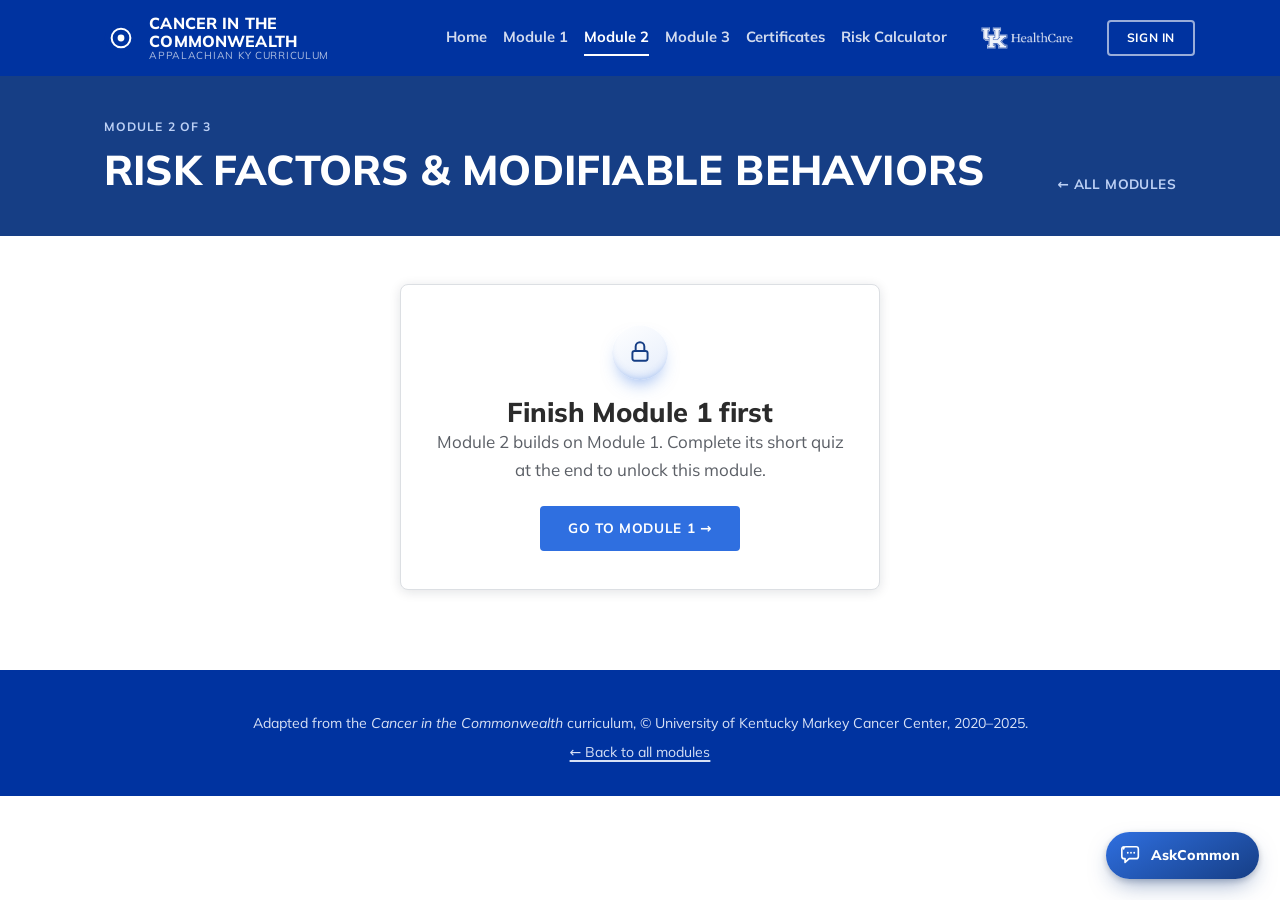
<file: module2.html>
<!DOCTYPE html>
<html lang="en">
<head>
  <meta charset="UTF-8" />
  <meta name="viewport" content="width=device-width, initial-scale=1.0" />
  <title>Module 2: Risk Factors &amp; Modifiable Behaviors | Cancer in the Commonwealth</title>
  <meta name="description" content="Module 2 of the free Cancer in the Commonwealth course: the major risk factors for cancer, from age and genetics to tobacco and sun exposure, and how to lower your own risk." />
  <link rel="canonical" href="https://cancer-in-commonwealth.vercel.app/module2.html" />
  <meta property="og:type" content="website" />
  <meta property="og:site_name" content="Cancer in the Commonwealth" />
  <meta property="og:title" content="Module 2: Risk Factors &amp; Modifiable Behaviors" />
  <meta property="og:description" content="The major risk factors for cancer, from age and genetics to tobacco and sun exposure, and how to lower your own risk." />
  <meta property="og:url" content="https://cancer-in-commonwealth.vercel.app/module2.html" />
  <meta property="og:image" content="https://cancer-in-commonwealth.vercel.app/assets/og-image.png" />
  <meta name="twitter:card" content="summary_large_image" />
  <link rel="stylesheet" href="assets/style.css" />
</head>
<body data-page="module2">

  <header class="site-header">
    <div class="site-header__row">
      <a class="brand" href="index.html">
        <svg class="brand__mark" viewBox="0 0 40 40" xmlns="http://www.w3.org/2000/svg" aria-hidden="true">
          <circle cx="20" cy="20" r="19" fill="#0033a0"/>
          <circle cx="20" cy="20" r="11" fill="none" stroke="#ffffff" stroke-width="2.4"/>
          <circle cx="20" cy="20" r="4" fill="#ffffff"/>
        </svg>
        <span class="brand__text">
          <span class="brand__name">Cancer in the Commonwealth</span>
          <span class="brand__tag">Appalachian KY Curriculum</span>
        </span>
      </a>
      <div class="site-header__right">
      <nav class="nav" aria-label="Main navigation">
        <a href="index.html">Home</a>
        <a href="module1.html">Module 1</a>
        <a href="module2.html" class="is-active">Module 2</a>
        <a href="module3.html">Module 3</a>
        <a href="certificate.html">Certificates</a>
        <a href="risk-calculator.html">Risk Calculator</a>
      </nav>
      <a class="partner-logo" href="https://ukhealthcare.uky.edu/markey-cancer-center" target="_blank" rel="noopener noreferrer">
        <img src="assets/uk-healthcare-logo.png" alt="University of Kentucky HealthCare" />
      </a>
      <div class="login-ui">
        <span class="login-status" id="loginStatus" hidden></span>
        <button class="btn btn--ghost on-dark btn--sm" id="loginBtn" type="button">Sign in</button>
      </div>
      </div>
    </div>
  </header>

  <div class="module-hero">
    <div class="module-hero__row">
      <div>
        <p class="kicker on-dark">Module 2 of 3</p>
        <h1>Risk Factors &amp; Modifiable Behaviors</h1>
      </div>
      <a class="module-hero__back" href="index.html">&larr; All modules</a>
    </div>
  </div>

  <nav class="progress-rail" aria-label="Module sections">
    <div class="progress-rail__inner">
      <p class="progress-rail__label" id="railLabel">Section <span>1 / 9</span></p>
      <div class="progress-rail__track"><div class="progress-rail__fill" id="railFill"></div></div>
      <div class="step-dots" id="stepDots"></div>
    </div>
  </nav>

  <div class="stage" id="stage">

    <section class="screen" data-title="Welcome Back">
      <p class="screen__eyebrow kicker">Welcome back</p>
      <h2>A quick review, then what's ahead</h2>
      <p class="lede">Before diving in, here's a refresher on the big ideas from Module 1:</p>
      <ul>
        <li>Cancer is caused by <strong>uncontrollable cell division</strong>, usually starting
        with a DNA mutation.</li>
        <li>Tumors can be <strong>malignant</strong> (cancerous) or <strong>benign</strong>
        (not cancerous).</li>
        <li>Cancer cells can spread to other parts of the body — this is called
        <strong>metastasis</strong>.</li>
        <li>Certain groups see higher numbers of cancer cases, including Black communities,
        lower socioeconomic groups, and people living in Kentucky — especially Appalachian
        Kentucky.</li>
      </ul>
      <h3>What's ahead in Module 2</h3>
      <p>
        If some people and places are more affected by cancer than others, what's actually
        driving that? This module looks at the major <strong>risk factors</strong> for cancer
        — some you can change, and some you can't — and ends with a simple framework for
        lowering your own risk.
      </p>
    </section>

    <section class="screen" data-title="Pre-Test">
      <p class="screen__eyebrow kicker">Before you begin</p>
      <h2>Pre-test: what do you know already?</h2>
      <p class="lede">
        Try these 10 questions before you start. Don't worry about getting them "right" — this
        is just a snapshot of where you're starting from. You'll see this exact set of
        questions again at the end of the module so you can see what's changed.
      </p>
      <div class="quiz" data-test-type="pre" data-bank="module2" data-result="m2pretestResult"></div>
      <div class="quiz-result" id="m2pretestResult">
        <p class="kicker">Your starting score</p>
        <p class="quiz-result__score">0 / 10</p>
        <p class="quiz-result__msg"></p>
      </div>
    </section>

    <section class="screen" data-title="Activity: Brainstorm">
      <p class="screen__eyebrow kicker">Activity</p>
      <h2>Brainstorm: what raises cancer risk?</h2>
      <p class="lede">
        In a classroom, students would get into small groups, brainstorm a list of behaviors
        that might increase someone's risk of developing cancer, and then explain their
        thinking using a <strong>Claim &mdash; Evidence &mdash; Reasoning</strong> (CER) model.
      </p>
      <div class="activity">
        <p class="activity__label">Your turn</p>
        <p>Jot down as many behaviors as you can think of that might raise someone's cancer
        risk. For one or two of them, try to explain <em>why</em> — that's the "reasoning"
        part of CER.</p>
        <div class="journal" style="margin-top:0.8rem;">
          <label for="m2q_brainstorm">My list &amp; reasoning</label>
          <textarea id="m2q_brainstorm" data-key="m2_brainstorm" placeholder="e.g., Smoking — I think this is risky because…"></textarea>
          <p class="journal__note">Saved on this device</p>
        </div>
      </div>
      <button class="btn btn--ghost btn--sm reveal-btn" data-target="m2reveal1" data-show-text="Show the list this module covers" data-hide-text="Hide the list"></button>
      <div class="reveal-panel" id="m2reveal1">
        <div class="reveal-panel__inner">
          <p>This module covers ten major risk factors: <strong>age, alcohol,
          immunosuppression, environmental carcinogens, hormones, obesity, radiation, excessive
          sun exposure, tobacco, and infectious disease.</strong> How many did you come up with?</p>
        </div>
      </div>
    </section>

    <section class="screen" data-title="What Is a Risk Factor?">
      <p class="screen__eyebrow kicker">Section 4</p>
      <h2>What is a risk factor?</h2>
      <p class="lede">
        A <strong>risk factor</strong> is anything that increases a person's likelihood of
        developing a disease — in this case, cancer.
      </p>
      <div class="activity">
        <p class="activity__label">Quick question</p>
        <p><strong>Are risk factors always within someone's control?</strong></p>
        <div class="choice-list" data-correct="1">
          <button class="choice">Yes — people can always change their risk factors</button>
          <button class="choice">No — some risk factors, like genetics and family history, can't be changed</button>
        </div>
        <p class="feedback is-correct-msg">
          <strong>Right.</strong> Things like genetics and family history are risk factors, but
          they're not modifiable behaviors — you can't change your genes. The good news is that
          <strong>most</strong> of the risk factors covered in this module <em>can</em> be
          changed, which is exactly why this module focuses on them.
        </p>
        <p class="feedback is-incorrect-msg">
          Not quite. Some risk factors — like genetics and family history — aren't modifiable
          behaviors; you can't change your genes. The good news is that <strong>most</strong>
          of the risk factors in this module <em>can</em> be changed, which is why this module
          focuses on them.
        </p>
      </div>
      <p>
        One more piece of local context: the <strong>average age in Appalachian Kentucky is
        about 40.9 years old</strong>. Keep that in mind as you read the next section — age
        turns out to matter a lot.
      </p>
    </section>

    <section class="screen" data-title="Risk Factors A-Z">
      <p class="screen__eyebrow kicker">Section 5</p>
      <h2>Ten major risk factors</h2>
      <p class="lede">
        Click each risk factor below to learn what it is, why it matters, and — where relevant
        — how it connects to Kentucky.
      </p>

      <div class="card-picker">
        <div class="card-picker__grid">
          <button class="card-picker__btn" data-target="rf-age">
            <span class="card-picker__icon"><svg viewBox="0 0 24 24"><circle cx="12" cy="12" r="9"/><path d="M12 7v5l3.5 3"/></svg></span>
            <span class="card-picker__label">Age</span>
          </button>
          <button class="card-picker__btn" data-target="rf-alcohol">
            <span class="card-picker__icon"><svg viewBox="0 0 24 24"><path d="M7 3h10l-1.3 7a3.7 3.7 0 0 1-7.4 0L7 3z"/><path d="M12 12.5V20M8.5 20h7"/></svg></span>
            <span class="card-picker__label">Alcohol</span>
          </button>
          <button class="card-picker__btn" data-target="rf-immuno">
            <span class="card-picker__icon"><svg viewBox="0 0 24 24"><path d="M12 3l7 3v6c0 5-3.3 7.8-7 9-3.7-1.2-7-4-7-9V6l7-3z"/><path d="M9 12.5h6"/></svg></span>
            <span class="card-picker__label">Immuno&shy;suppression</span>
          </button>
          <button class="card-picker__btn" data-target="rf-carcinogens">
            <span class="card-picker__icon"><svg viewBox="0 0 24 24"><path d="M3 21V11l5 3v-3l5 3V8l6 4v9H3z"/><path d="M7 21v-4M12 21v-4M17 21v-4M17 6c1.5 1 1.5 3 0 4"/></svg></span>
            <span class="card-picker__label">Environmental Carcinogens</span>
          </button>
          <button class="card-picker__btn" data-target="rf-hormones">
            <span class="card-picker__icon"><svg viewBox="0 0 24 24"><circle cx="12" cy="12" r="1.8"/><circle cx="5" cy="7" r="1.5"/><circle cx="19" cy="7" r="1.5"/><circle cx="12" cy="19" r="1.5"/><path d="M12 12L5 7M12 12l7-5M12 12v7"/></svg></span>
            <span class="card-picker__label">Hormones</span>
          </button>
          <button class="card-picker__btn" data-target="rf-obesity">
            <span class="card-picker__icon"><svg viewBox="0 0 24 24"><rect x="3.5" y="4" width="17" height="16" rx="2"/><path d="M12 9v3l2.2 2.2"/></svg></span>
            <span class="card-picker__label">Obesity</span>
          </button>
          <button class="card-picker__btn" data-target="rf-radiation">
            <span class="card-picker__icon"><svg viewBox="0 0 24 24"><circle cx="12" cy="12" r="2.2"/><path d="M12 12V4M12 12l7 4M12 12l-7 4"/><path d="M9 4.8a7 7 0 0 1 6 0M17.5 14.5a7 7 0 0 1-3 5.7M6.5 14.5a7 7 0 0 0 3 5.7"/></svg></span>
            <span class="card-picker__label">Radiation</span>
          </button>
          <button class="card-picker__btn" data-target="rf-sun">
            <span class="card-picker__icon"><svg viewBox="0 0 24 24"><circle cx="12" cy="12" r="4.2"/><path d="M12 2.5v3M12 18.5v3M3.8 12h3M17.2 12h3M6 6l2.1 2.1M15.9 15.9L18 18M6 18l2.1-2.1M15.9 8.1L18 6"/></svg></span>
            <span class="card-picker__label">Excessive Sun Exposure</span>
          </button>
          <button class="card-picker__btn" data-target="rf-tobacco">
            <span class="card-picker__icon"><svg viewBox="0 0 24 24"><rect x="2" y="10.5" width="14" height="4" rx="1"/><rect x="16" y="10.5" width="4" height="4"/><path d="M20.5 8c1.2 1.2 1.2 3.2 0 4.4M22.3 6.2c2 2 2 5.4 0 7.4"/></svg></span>
            <span class="card-picker__label">Tobacco</span>
          </button>
          <button class="card-picker__btn" data-target="rf-infectious">
            <span class="card-picker__icon"><svg viewBox="0 0 24 24"><circle cx="12" cy="12" r="4.5"/><circle cx="12" cy="12" r="1.4"/><path d="M12 3v2.3M12 18.7V21M3 12h2.3M18.7 12H21M5.8 5.8l1.6 1.6M16.6 16.6l1.6 1.6M18.2 5.8l-1.6 1.6M7.4 16.6l-1.6 1.6"/></svg></span>
            <span class="card-picker__label">Infectious Disease</span>
          </button>
        </div>

        <div class="card-picker__panels">
          <div class="card-picker__panel" id="rf-age">
            <div class="card-picker__panel-head"><span class="card-picker__icon"><svg viewBox="0 0 24 24"><circle cx="12" cy="12" r="9"/><path d="M12 7v5l3.5 3"/></svg></span><h3>1. Age</h3></div>
            <p><strong>Advancing age is the most significant risk factor for cancer.</strong>
            About one in four new cancer cases are diagnosed in people ages 65&ndash;74.</p>
            <p><strong>Why?</strong> Mutations in a cell's DNA can cause it to begin dividing
            uncontrollably, and studies show that DNA mutations tend to increase with age —
            simply because cells have divided (and copied their DNA) more times.</p>
            <p><strong>Kentucky connection:</strong> the average age in Appalachian Kentucky is
            about 40.9 — relatively young — which is one reason this module focuses on the risk
            factors people <em>can</em> influence well before age becomes the dominant factor.</p>
          </div>
          <div class="card-picker__panel" id="rf-alcohol">
            <div class="card-picker__panel-head"><span class="card-picker__icon"><svg viewBox="0 0 24 24"><path d="M7 3h10l-1.3 7a3.7 3.7 0 0 1-7.4 0L7 3z"/><path d="M12 12.5V20M8.5 20h7"/></svg></span><h3>2. Alcohol</h3></div>
            <p>Drinking too much alcohol increases the risk of several cancers, including
            <strong>mouth, throat, larynx, liver, and breast cancer</strong>.</p>
            <p><strong>Does the type of alcohol matter?</strong> No — beer, wine, and hard
            liquor all contain ethanol, and it's the <em>amount</em> consumed that matters, not
            the type.</p>
            <p><strong>Why?</strong> Alcohol is an irritant that can damage cells. As damaged
            cells try to repair themselves, mistakes in that repair process can lead to the
            kinds of DNA mutations that cause cancer.</p>
            <p><strong>Kentucky connection:</strong> Kentucky ranks 17th in the nation for the
            percentage of adults who drink excessively.</p>
          </div>
          <div class="card-picker__panel" id="rf-immuno">
            <div class="card-picker__panel-head"><span class="card-picker__icon"><svg viewBox="0 0 24 24"><path d="M12 3l7 3v6c0 5-3.3 7.8-7 9-3.7-1.2-7-4-7-9V6l7-3z"/><path d="M9 12.5h6"/></svg></span><h3>3. Immunosuppression</h3></div>
            <p>People whose immune systems are underactive — "immunosuppressed" — are more
            likely to develop cancer.</p>
            <p><strong>Why?</strong> A weaker immune system is less able to detect and destroy
            cancer cells before they can grow into tumors.</p>
            <p>People who have recently received an organ transplant and are taking
            immunosuppressive drugs (to prevent their body from rejecting the new organ) are at
            especially high risk.</p>
          </div>
          <div class="card-picker__panel" id="rf-carcinogens">
            <div class="card-picker__panel-head"><span class="card-picker__icon"><svg viewBox="0 0 24 24"><path d="M3 21V11l5 3v-3l5 3V8l6 4v9H3z"/><path d="M7 21v-4M12 21v-4M17 21v-4M17 6c1.5 1 1.5 3 0 4"/></svg></span><h3>4. Environmental Carcinogens</h3></div>
            <p>Long-term exposure to certain substances in the environment — called
            <strong>carcinogens</strong> — can increase cancer risk. Common examples include
            air pollution, radon, asbestos, engine exhaust, and heavy metals.</p>
            <p><strong>Why?</strong> Some carcinogens directly cause DNA mutations. Others
            cause cells to divide faster, which increases the chances that a mutation will
            occur during one of those extra divisions.</p>
            <p><strong>Kentucky connection:</strong> coal is an important resource and industry
            in Kentucky, but too much exposure to coal-related substances can increase a
            person's risk of developing a harmful mutation.</p>
          </div>
          <div class="card-picker__panel" id="rf-hormones">
            <div class="card-picker__panel-head"><span class="card-picker__icon"><svg viewBox="0 0 24 24"><circle cx="12" cy="12" r="1.8"/><circle cx="5" cy="7" r="1.5"/><circle cx="19" cy="7" r="1.5"/><circle cx="12" cy="19" r="1.5"/><path d="M12 12L5 7M12 12l7-5M12 12v7"/></svg></span><h3>5. Hormones</h3></div>
            <p>Increased levels of estrogen and progesterone increase a woman's risk of
            developing breast cancer. Women receiving hormone replacement therapy are at
            especially high risk.</p>
            <p><strong>Why?</strong> Higher hormone levels can speed up how often cells
            multiply, which increases the odds that a DNA mutation will occur along the way.</p>
          </div>
          <div class="card-picker__panel" id="rf-obesity">
            <div class="card-picker__panel-head"><span class="card-picker__icon"><svg viewBox="0 0 24 24"><rect x="3.5" y="4" width="17" height="16" rx="2"/><path d="M12 9v3l2.2 2.2"/></svg></span><h3>6. Obesity</h3></div>
            <p>Being significantly overweight increases the risk for many diseases, including
            cancers of the <strong>breast, colon, rectum, endometrium, esophagus, kidney,
            pancreas, and gallbladder</strong>, among others.</p>
            <p><strong>Why?</strong></p>
            <ul>
              <li>Excess fat can deprive cells of oxygen, triggering inflammation. Long-term
              inflammation can damage cells and make mutations more likely.</li>
              <li>High insulin levels (common with obesity) can stimulate cell division and
              suppress normal cell death — both of which favor tumor growth.</li>
              <li>High cytokine levels (also common with obesity) can drive inflammation and
              mutations.</li>
            </ul>
            <p><strong>Kentucky connection:</strong> Kentucky has the 10th-highest obesity rate
            in the country — about 41% of adults.</p>
          </div>
          <div class="card-picker__panel" id="rf-radiation">
            <div class="card-picker__panel-head"><span class="card-picker__icon"><svg viewBox="0 0 24 24"><circle cx="12" cy="12" r="2.2"/><path d="M12 12V4M12 12l7 4M12 12l-7 4"/><path d="M9 4.8a7 7 0 0 1 6 0M17.5 14.5a7 7 0 0 1-3 5.7M6.5 14.5a7 7 0 0 0 3 5.7"/></svg></span><h3>7. Radiation</h3></div>
            <p>Excessive exposure to radiation — including X-rays, gamma rays, and neutrons —
            increases cancer risk.</p>
            <p><strong>Why?</strong> Radiation is known to damage DNA, creating mutations that
            can lead to cancer.</p>
            <p>This is why patients receiving X-rays wear a lead vest — the lead reduces the
            amount of radiation that reaches the rest of the body.</p>
          </div>
          <div class="card-picker__panel" id="rf-sun">
            <div class="card-picker__panel-head"><span class="card-picker__icon"><svg viewBox="0 0 24 24"><circle cx="12" cy="12" r="4.2"/><path d="M12 2.5v3M12 18.5v3M3.8 12h3M17.2 12h3M6 6l2.1 2.1M15.9 15.9L18 18M6 18l2.1-2.1M15.9 8.1L18 6"/></svg></span><h3>8. Excessive Sun Exposure</h3></div>
            <p>Like radiation, too much exposure to ultraviolet (UV) light — from natural
            sunlight <em>or</em> artificial sources like tanning beds — increases cancer risk.</p>
            <p><strong>Why?</strong> UV rays damage skin cells, which can cause the kinds of
            mutations that lead to uncontrolled cell division.</p>
            <p><strong>Kentucky connection:</strong> it's common for Kentucky farmers and other
            outdoor workers to skip sunscreen during long days of physical work — increasing
            their cumulative UV exposure over time.</p>
          </div>
          <div class="card-picker__panel" id="rf-tobacco">
            <div class="card-picker__panel-head"><span class="card-picker__icon"><svg viewBox="0 0 24 24"><rect x="2" y="10.5" width="14" height="4" rx="1"/><rect x="16" y="10.5" width="4" height="4"/><path d="M20.5 8c1.2 1.2 1.2 3.2 0 4.4M22.3 6.2c2 2 2 5.4 0 7.4"/></svg></span><h3>9. Tobacco</h3></div>
            <p>Tobacco use is a leading cause of cancer — and of death from cancer.</p>
            <ul>
              <li>People who smoke are regularly exposed to tobacco smoke and its chemicals.</li>
              <li>People who live around smokers are exposed to secondhand smoke.</li>
              <li>People who use smokeless (chewing) tobacco have an increased risk of mouth
              and esophagus cancers.</li>
            </ul>
            <p><strong>Why?</strong> Tobacco products contain many chemicals that damage DNA
            and create mutations.</p>
            <p><strong>Kentucky connection:</strong> in Kentucky, about 19.6% of adults smoke
            (4th highest in the nation), 5.3% of high school students smoke, and 19.7% of high
            school students use e-vapor (vaping) products.</p>
          </div>
          <div class="card-picker__panel" id="rf-infectious">
            <div class="card-picker__panel-head"><span class="card-picker__icon"><svg viewBox="0 0 24 24"><circle cx="12" cy="12" r="4.5"/><circle cx="12" cy="12" r="1.4"/><path d="M12 3v2.3M12 18.7V21M3 12h2.3M18.7 12H21M5.8 5.8l1.6 1.6M16.6 16.6l1.6 1.6M18.2 5.8l-1.6 1.6M7.4 16.6l-1.6 1.6"/></svg></span><h3>10. Infectious Disease</h3></div>
            <p>Certain viruses, bacteria, and parasites can increase cancer risk — for example,
            Epstein-Barr virus, hepatitis, HIV, and HPV.</p>
            <p><strong>Why?</strong></p>
            <ul>
              <li>Some viruses disrupt the cell signaling that normally controls cell division,
              leading to uncontrolled growth.</li>
              <li>Some infections weaken the immune system, making it harder for the body to
              fight off cancer-causing infections.</li>
              <li>Some infectious agents cause chronic inflammation, which increases the chance
              of a mutation occurring.</li>
            </ul>
          </div>
        </div>
      </div>
    </section>

    <section class="screen" data-title="The Three A's">
      <p class="screen__eyebrow kicker">Section 6</p>
      <h2>What can you do? The three A's</h2>
      <p class="lede">
        Knowing the risk factors is useful — but what can you actually <em>do</em> about them?
        This module groups practical steps into three categories.
      </p>
      <div class="tile-grid">
        <div class="tile">
          <span class="tile__tag">1. Avoid</span>
          <h4>Avoid</h4>
          <p>Stay away from substances and behaviors known to increase cancer risk:</p>
          <ul>
            <li>Tobacco</li>
            <li>Excessive sun exposure (including tanning beds)</li>
            <li>Excessive alcohol</li>
            <li>Environmental carcinogens, where possible</li>
          </ul>
        </div>
        <div class="tile">
          <span class="tile__tag">2. Develop</span>
          <h4>Develop</h4>
          <p>Build lifestyle habits that decrease cancer risk:</p>
          <ul><li>A sustainable exercise routine</li><li>A healthy diet</li></ul>
          <p>These habits also help prevent obesity — lowering risk for many other diseases at
          the same time.</p>
        </div>
        <div class="tile">
          <span class="tile__tag">3. Act</span>
          <h4>Act</h4>
          <p>Take action to improve cancer knowledge and catch problems early:</p>
          <ul>
            <li>Seek out informative books, pamphlets, and presentations — and share what you
            learn with friends and family</li>
            <li>Schedule medical appointments and follow your doctor's recommendations for
            check-ups</li>
            <li>Attend preventive screenings, which can catch cancer before it spreads and
            greatly improve survival</li>
          </ul>
        </div>
      </div>

      <div class="activity">
        <p class="activity__label">Quick check — tap each one</p>
        <p>Does each habit below <strong>protect against</strong> cancer, or <strong>raise</strong>
        the risk? Tap a card to check yourself.</p>
        <div class="sort-grid">
          <button class="sort-chip" data-answer="risky">
            <span class="sort-chip__badge"></span>
            <span class="sort-chip__text"><strong>Smoking cigarettes</strong>
            <span class="sort-chip__reason">Tobacco chemicals damage DNA directly — a leading cause of cancer.</span></span>
          </button>
          <button class="sort-chip" data-answer="protective">
            <span class="sort-chip__badge"></span>
            <span class="sort-chip__text"><strong>Wearing sunscreen outside</strong>
            <span class="sort-chip__reason">Blocks the UV rays that damage skin cell DNA.</span></span>
          </button>
          <button class="sort-chip" data-answer="risky">
            <span class="sort-chip__badge"></span>
            <span class="sort-chip__text"><strong>Using a tanning bed</strong>
            <span class="sort-chip__reason">Artificial UV light — same risk as excessive natural sun exposure.</span></span>
          </button>
          <button class="sort-chip" data-answer="protective">
            <span class="sort-chip__badge"></span>
            <span class="sort-chip__text"><strong>Going for a run a few times a week</strong>
            <span class="sort-chip__reason">Regular exercise helps prevent obesity, which is linked to several cancers.</span></span>
          </button>
          <button class="sort-chip" data-answer="risky">
            <span class="sort-chip__badge"></span>
            <span class="sort-chip__text"><strong>Drinking heavily most weekends</strong>
            <span class="sort-chip__reason">Alcohol is an irritant that damages cells and their DNA repair process.</span></span>
          </button>
          <button class="sort-chip" data-answer="protective">
            <span class="sort-chip__badge"></span>
            <span class="sort-chip__text"><strong>Going to a yearly checkup</strong>
            <span class="sort-chip__reason">Preventive screenings can catch cancer early, when it's easiest to treat.</span></span>
          </button>
          <button class="sort-chip" data-answer="risky">
            <span class="sort-chip__badge"></span>
            <span class="sort-chip__text"><strong>Vaping / e-cigarettes</strong>
            <span class="sort-chip__reason">Still delivers nicotine and other chemicals linked to cancer risk.</span></span>
          </button>
          <button class="sort-chip" data-answer="protective">
            <span class="sort-chip__badge"></span>
            <span class="sort-chip__text"><strong>Eating plenty of fruits &amp; vegetables</strong>
            <span class="sort-chip__reason">Part of a healthy diet that helps maintain a healthy weight.</span></span>
          </button>
        </div>
        <div class="sort-tally">
          <span>🛡️ Protective: <strong data-count="protective">0</strong></span>
          <span>⚠️ Raises risk: <strong data-count="risky">0</strong></span>
        </div>
      </div>
    </section>

    <section class="screen" data-title="Summary">
      <p class="screen__eyebrow kicker">Section 7</p>
      <h2>Module 2 summary</h2>
      <ul>
        <li>A <strong>risk factor</strong> is anything that increases the likelihood of
        developing a disease — some can be changed, and some (like genetics) can't.</li>
        <li>Major modifiable risk factors for cancer include: <strong>old age</strong> (not
        modifiable, but informative), <strong>excessive alcohol use, immunosuppression,
        environmental carcinogens, increased hormone levels, obesity, radiation, excessive sun
        exposure, tobacco use, and certain infections</strong>.</li>
        <li>You can lower your own risk by following the three A's: <strong>Avoid</strong>
        risk-increasing behaviors, <strong>Develop</strong> a healthy lifestyle, and
        <strong>Act</strong> — build your knowledge and use preventive care.</li>
        <li>Don't forget to share what you learn with others!</li>
      </ul>
    </section>

    <section class="screen" data-title="Post-Test">
      <p class="screen__eyebrow kicker">Post-test</p>
      <h2>Post-test: the same 10 questions</h2>
      <p class="lede">
        Here's that same set of 10 questions from the start of the module. This time, you'll
        see right away whether each answer is correct, along with a short explanation — and
        how your score compares to your starting score.
      </p>
      <div class="quiz" data-test-type="post" data-bank="module2" data-result="m2posttestResult"></div>
      <div class="quiz-result" id="m2posttestResult">
        <p class="kicker">Your score</p>
        <p class="quiz-result__score">0 / 10</p>
        <p class="quiz-result__msg"></p>
        <p class="quiz-result__compare" hidden></p>
      </div>
    </section>

    <section class="screen" data-title="Wrap-Up">
      <p class="screen__eyebrow kicker">Wrap-up</p>
      <h2>One small change</h2>
      <p class="lede">
        You don't have to overhaul your whole life at once. Pick one risk factor from this
        module that feels most relevant to you or someone you know.
      </p>
      <div class="journal">
        <label for="m2q_post">Which risk factor did you pick, and what's one "Avoid," "Develop," or "Act" step related to it?</label>
        <textarea id="m2q_post" data-key="m2_post" placeholder="Type your thoughts here…"></textarea>
        <p class="journal__note">Saved on this device</p>
      </div>

      <div class="complete-banner" id="completeBanner" hidden>
        <p class="kicker on-dark">Module complete</p>
        <h2>Nice work!</h2>
        <p>You've finished Module 2: Risk Factors &amp; Modifiable Behaviors. Module 3 picks up
        with how cancer gets diagnosed and treated — and why early detection matters so much.</p>
        <div class="complete-banner__actions">
          <a class="btn btn--gold" href="module3.html">Continue to Module 3 →</a>
          <a class="btn btn--ghost on-dark" href="certificate.html">Get certificate</a>
          <a class="btn btn--ghost on-dark" href="index.html">Back to all modules</a>
        </div>
      </div>
    </section>

  </div>

  <div class="stage-controls">
    <button class="btn btn--ghost" id="prevBtn">&larr; Back</button>
    <div class="progress-track" id="progressTrack"></div>
    <button class="btn" id="nextBtn">Next &rarr;</button>
  </div>

  <footer class="site-footer">
    <div class="container" style="text-align:center;">
      <p>Adapted from the <em>Cancer in the Commonwealth</em> curriculum, &copy; University of Kentucky Markey Cancer Center, 2020&ndash;2025.</p>
      <p style="margin-top:0.4rem;"><a href="index.html">&larr; Back to all modules</a></p>
    </div>
  </footer>

  <div class="modal-overlay" id="loginModal" hidden>
    <div class="modal">
      <button class="modal__close" id="loginModalClose" type="button" aria-label="Close">&times;</button>
      <p class="kicker">Optional</p>
      <h2>Sign in</h2>
      <p class="lede" style="margin-top:0.5rem; font-size:0.95rem;">
        New here? Fill in all four fields and select <strong>Create account</strong>. Already
        signed up? Just enter your username and password and select <strong>Sign in</strong>.
      </p>
      <p class="lede" style="margin-top:0.6rem; font-size:0.88rem;">
        Your username, county, and school are stored on your school or university's own
        server, not a third-party service. Your password is sent for verification only and
        is never saved in this browser &mdash; and progress still also saves on this device
        either way.
      </p>
      <form id="loginForm">
        <div class="field">
          <label for="loginUsername">Username</label>
          <input type="text" id="loginUsername" name="username" autocomplete="username" required>
        </div>
        <div class="field">
          <label for="loginPassword">Password</label>
          <div class="field__password-wrap">
            <input type="password" id="loginPassword" name="password" autocomplete="current-password" required>
            <button type="button" class="field__toggle-visibility" id="loginPasswordToggle" aria-label="Show password">Show</button>
          </div>
        </div>
        <div class="field">
          <label for="loginCounty">County</label>
          <select id="loginCounty" name="county">
            <option value="" disabled selected>Select your county&hellip;</option>
            <option>Adair</option>
            <option>Allen</option>
            <option>Anderson</option>
            <option>Ballard</option>
            <option>Barren</option>
            <option>Bath</option>
            <option>Bell</option>
            <option>Boone</option>
            <option>Bourbon</option>
            <option>Boyd</option>
            <option>Boyle</option>
            <option>Bracken</option>
            <option>Breathitt</option>
            <option>Breckinridge</option>
            <option>Bullitt</option>
            <option>Butler</option>
            <option>Caldwell</option>
            <option>Calloway</option>
            <option>Campbell</option>
            <option>Carlisle</option>
            <option>Carroll</option>
            <option>Carter</option>
            <option>Casey</option>
            <option>Christian</option>
            <option>Clark</option>
            <option>Clay</option>
            <option>Clinton</option>
            <option>Crittenden</option>
            <option>Cumberland</option>
            <option>Daviess</option>
            <option>Edmonson</option>
            <option>Elliott</option>
            <option>Estill</option>
            <option>Fayette</option>
            <option>Fleming</option>
            <option>Floyd</option>
            <option>Franklin</option>
            <option>Fulton</option>
            <option>Gallatin</option>
            <option>Garrard</option>
            <option>Grant</option>
            <option>Graves</option>
            <option>Grayson</option>
            <option>Green</option>
            <option>Greenup</option>
            <option>Hancock</option>
            <option>Hardin</option>
            <option>Harlan</option>
            <option>Harrison</option>
            <option>Hart</option>
            <option>Henderson</option>
            <option>Henry</option>
            <option>Hickman</option>
            <option>Hopkins</option>
            <option>Jackson</option>
            <option>Jefferson</option>
            <option>Jessamine</option>
            <option>Johnson</option>
            <option>Kenton</option>
            <option>Knott</option>
            <option>Knox</option>
            <option>Larue</option>
            <option>Laurel</option>
            <option>Lawrence</option>
            <option>Lee</option>
            <option>Leslie</option>
            <option>Letcher</option>
            <option>Lewis</option>
            <option>Lincoln</option>
            <option>Livingston</option>
            <option>Logan</option>
            <option>Lyon</option>
            <option>McCracken</option>
            <option>McCreary</option>
            <option>McLean</option>
            <option>Madison</option>
            <option>Magoffin</option>
            <option>Marion</option>
            <option>Marshall</option>
            <option>Martin</option>
            <option>Mason</option>
            <option>Meade</option>
            <option>Menifee</option>
            <option>Mercer</option>
            <option>Metcalfe</option>
            <option>Monroe</option>
            <option>Montgomery</option>
            <option>Morgan</option>
            <option>Muhlenberg</option>
            <option>Nelson</option>
            <option>Nicholas</option>
            <option>Ohio</option>
            <option>Oldham</option>
            <option>Owen</option>
            <option>Owsley</option>
            <option>Pendleton</option>
            <option>Perry</option>
            <option>Pike</option>
            <option>Powell</option>
            <option>Pulaski</option>
            <option>Robertson</option>
            <option>Rockcastle</option>
            <option>Rowan</option>
            <option>Russell</option>
            <option>Scott</option>
            <option>Shelby</option>
            <option>Simpson</option>
            <option>Spencer</option>
            <option>Taylor</option>
            <option>Todd</option>
            <option>Trigg</option>
            <option>Trimble</option>
            <option>Union</option>
            <option>Warren</option>
            <option>Washington</option>
            <option>Wayne</option>
            <option>Webster</option>
            <option>Whitley</option>
            <option>Wolfe</option>
            <option>Woodford</option>
          </select>
        </div>
        <div class="field">
          <label for="loginSchool">School name</label>
          <input type="text" id="loginSchool" name="school" autocomplete="organization">
        </div>
        <p class="form-error" id="loginError" hidden></p>
        <div class="modal__actions">
          <button type="submit" class="btn btn--gold btn--block" id="loginSignInBtn">Sign in</button>
          <button type="button" class="btn btn--ghost btn--block" id="loginRegisterBtn">Create account</button>
        </div>
      </form>
      <p class="modal__note"><button type="button" class="link-btn" id="loginContinueGuest">Continue without signing in</button></p>
    </div>
  </div>

  <script src="assets/api-config.js"></script>
  <script src="assets/quiz-data.js"></script>
  <script src="assets/app.js"></script>
</body>
</html>
</file>
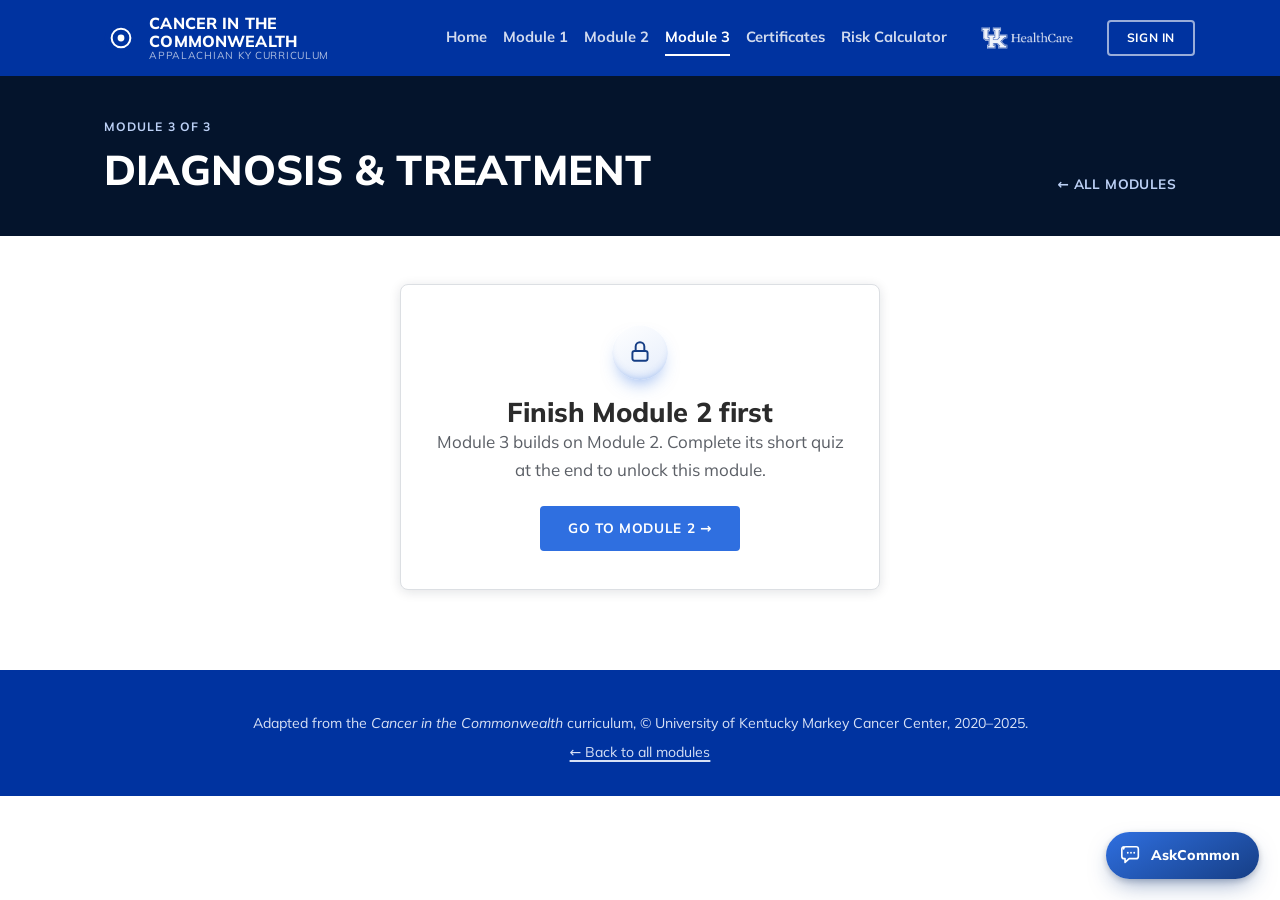
<file: module3.html>
<!DOCTYPE html>
<html lang="en">
<head>
  <meta charset="UTF-8" />
  <meta name="viewport" content="width=device-width, initial-scale=1.0" />
  <title>Module 3: Diagnosis &amp; Treatment | Cancer in the Commonwealth</title>
  <meta name="description" content="Module 3 of the free Cancer in the Commonwealth course: how cancer is diagnosed, why early detection matters, and the eight major types of cancer treatment." />
  <link rel="canonical" href="https://cancer-in-commonwealth.vercel.app/module3.html" />
  <meta property="og:type" content="website" />
  <meta property="og:site_name" content="Cancer in the Commonwealth" />
  <meta property="og:title" content="Module 3: Diagnosis &amp; Treatment" />
  <meta property="og:description" content="How cancer is diagnosed, why early detection matters, and the eight major types of cancer treatment." />
  <meta property="og:url" content="https://cancer-in-commonwealth.vercel.app/module3.html" />
  <meta property="og:image" content="https://cancer-in-commonwealth.vercel.app/assets/og-image.png" />
  <meta name="twitter:card" content="summary_large_image" />
  <link rel="stylesheet" href="assets/style.css" />
</head>
<body data-page="module3">

  <header class="site-header">
    <div class="site-header__row">
      <a class="brand" href="index.html">
        <svg class="brand__mark" viewBox="0 0 40 40" xmlns="http://www.w3.org/2000/svg" aria-hidden="true">
          <circle cx="20" cy="20" r="19" fill="#0033a0"/>
          <circle cx="20" cy="20" r="11" fill="none" stroke="#ffffff" stroke-width="2.4"/>
          <circle cx="20" cy="20" r="4" fill="#ffffff"/>
        </svg>
        <span class="brand__text">
          <span class="brand__name">Cancer in the Commonwealth</span>
          <span class="brand__tag">Appalachian KY Curriculum</span>
        </span>
      </a>
      <div class="site-header__right">
      <nav class="nav" aria-label="Main navigation">
        <a href="index.html">Home</a>
        <a href="module1.html">Module 1</a>
        <a href="module2.html">Module 2</a>
        <a href="module3.html" class="is-active">Module 3</a>
        <a href="certificate.html">Certificates</a>
        <a href="risk-calculator.html">Risk Calculator</a>
      </nav>
      <a class="partner-logo" href="https://ukhealthcare.uky.edu/markey-cancer-center" target="_blank" rel="noopener noreferrer">
        <img src="assets/uk-healthcare-logo.png" alt="University of Kentucky HealthCare" />
      </a>
      <div class="login-ui">
        <span class="login-status" id="loginStatus" hidden></span>
        <button class="btn btn--ghost on-dark btn--sm" id="loginBtn" type="button">Sign in</button>
      </div>
      </div>
    </div>
  </header>

  <div class="module-hero">
    <div class="module-hero__row">
      <div>
        <p class="kicker on-dark">Module 3 of 3</p>
        <h1>Diagnosis &amp; Treatment</h1>
      </div>
      <a class="module-hero__back" href="index.html">&larr; All modules</a>
    </div>
  </div>

  <nav class="progress-rail" aria-label="Module sections">
    <div class="progress-rail__inner">
      <p class="progress-rail__label" id="railLabel">Section <span>1 / 11</span></p>
      <div class="progress-rail__track"><div class="progress-rail__fill" id="railFill"></div></div>
      <div class="step-dots" id="stepDots"></div>
    </div>
  </nav>

  <div class="stage" id="stage">

    <section class="screen" data-title="Welcome">
      <p class="screen__eyebrow kicker">Welcome back</p>
      <h2>From risk to diagnosis and treatment</h2>
      <p class="lede">
        Module 2 covered the behaviors and exposures that raise or lower cancer risk. This
        final module covers what happens once cancer is found: how it's diagnosed, why
        catching it early matters so much, and the major ways it's treated.
      </p>
      <div class="activity">
        <p class="activity__label">A note on the classroom activity</p>
        <p>In a classroom setting, students split into four groups, each researching one
        treatment — <strong>chemotherapy, radiation therapy, surgery, or stem cell
        transplant</strong> — in depth (how it works, why it's useful, and possible side
        effects), then teach it to another group.</p>
        <p>This module walks through all eight major treatment types so you get that same
        picture on your own.</p>
      </div>
      <div class="journal">
        <label for="m3q_pre">Before reading on: pick one cancer treatment you've heard of (it doesn't have to be one listed above). What do you think you know about how it works?</label>
        <textarea id="m3q_pre" data-key="m3_pre" placeholder="Type your thoughts here…"></textarea>
        <p class="journal__note">Saved on this device</p>
      </div>
    </section>

    <section class="screen" data-title="Pre-Test">
      <p class="screen__eyebrow kicker">Before you begin</p>
      <h2>Pre-test: what do you know already?</h2>
      <p class="lede">
        Try these 10 questions before you start. Don't worry about getting them "right" — this
        is just a snapshot of where you're starting from. You'll see this exact set of
        questions again at the end of the module so you can see what's changed.
      </p>
      <div class="quiz" data-test-type="pre" data-bank="module3" data-result="m3pretestResult"></div>
      <div class="quiz-result" id="m3pretestResult">
        <p class="kicker">Your starting score</p>
        <p class="quiz-result__score">0 / 10</p>
        <p class="quiz-result__msg"></p>
      </div>
    </section>

    <section class="screen" data-title="How Cancer Is Diagnosed">
      <p class="screen__eyebrow kicker">Section 3</p>
      <h2>How is cancer diagnosed?</h2>
      <p class="lede">
        A patient might come in with a lump or another symptom — but the cells involved have
        to be examined closely before anyone can say whether it's cancer.
      </p>
      <div class="tile-grid">
        <div class="tile"><span class="tile__tag">1</span><h4>Scan</h4><p>Cancer is often first identified using an imaging scan.</p></div>
        <div class="tile"><span class="tile__tag">2</span><h4>Biopsy</h4><p>A doctor performs a <strong>biopsy</strong>: removing a sample of the tissue in question and sending it to a lab.</p></div>
        <div class="tile"><span class="tile__tag">3</span><h4>Microscope exam</h4><p>An expert examines the sample under a microscope to determine whether it's cancerous — the kind of comparison you made back in Module 1.</p></div>
        <div class="tile"><span class="tile__tag">4</span><h4>Treatment begins</h4><p>Once cancer is confirmed, doctors can begin planning treatment — the focus of the rest of this module.</p></div>
      </div>

      <h3>Quick recap: what a pathologist looks for</h3>
      <p class="lede" style="margin-bottom:0.6rem;">Remember the cell comparisons from Module 1? These are the exact features a pathologist checks under the microscope during that biopsy exam:</p>
      <div class="tile-grid">
        <div class="tile"><span class="tile__tag">👀</span><h4>Large, oddly-shaped nuclei</h4></div>
        <div class="tile"><span class="tile__tag">🔀</span><h4>Many dividing, disorganized cells</h4></div>
        <div class="tile"><span class="tile__tag">📐</span><h4>Big variation in cell size &amp; shape</h4></div>
        <div class="tile"><span class="tile__tag">🚫</span><h4>Loss of the cell's normal features</h4></div>
      </div>
    </section>

    <section class="screen" data-title="Why Early Detection Matters">
      <p class="screen__eyebrow kicker">Section 4</p>
      <h2>Why early detection matters</h2>
      <p class="lede">
        <strong>Early detection</strong> means cancer is found while it's still in its early
        stages: it's small, it hasn't spread, and there are usually few or no symptoms yet.
        Early detection is achieved through regular screening tests for specific cancer types.
      </p>
      <div class="activity">
        <p class="activity__label">Which is easier to cure?</p>
        <p>Compare these two scenarios:</p>
        <div class="tile-grid" style="margin-top:0.6rem;">
          <div class="tile"><span class="tile__tag">Scenario A</span><p>A cancer that is <strong>large</strong> and has <strong>spread</strong> to different areas of the body.</p></div>
          <div class="tile"><span class="tile__tag">Scenario B</span><p>A cancer that is <strong>small</strong> and has <strong>not yet spread</strong>.</p></div>
        </div>
        <p style="margin-top:0.8rem;"><strong>Which is generally easier to treat successfully?</strong></p>
        <div class="choice-list" data-correct="1">
          <button class="choice">Scenario A — large and spread</button>
          <button class="choice">Scenario B — small and not yet spread</button>
        </div>
        <p class="feedback is-correct-msg">
          <strong>Right.</strong> Early detection improves a patient's chances of survival. A
          small, localized cancer is generally far easier to treat — sometimes with a single
          treatment like surgery — than a cancer that has already spread to multiple parts of
          the body.
        </p>
        <p class="feedback is-incorrect-msg">
          Actually, it's Scenario B. Early detection improves a patient's chances of survival —
          a small, localized cancer is generally far easier to treat than one that has already
          spread.
        </p>
      </div>
    </section>

    <section class="screen" data-title="Barriers to Early Detection">
      <p class="screen__eyebrow kicker">Section 5</p>
      <h2>What happens if early detection doesn't occur?</h2>
      <p class="lede">
        Patients living in rural areas are more likely to be diagnosed with later-stage
        cancers than patients living in urban areas — often because of a lack of access to
        healthcare services. A later-stage diagnosis can affect a patient's entire treatment
        plan.
      </p>
      <div class="activity">
        <p class="activity__label">Think about it</p>
        <p>Before reading on: what parts of Kentucky do you think might have limited access to
        cancer care, and why?</p>
      </div>
      <h3>Barriers for rural Appalachian Kentucky residents</h3>
      <div class="tile-grid">
        <div class="tile"><h4>Distance</h4><p>Many residents live very far from the nearest cancer care facility.</p></div>
        <div class="tile"><h4>Road conditions</h4><p>The roads connecting rural areas to medical centers can be winding and dangerous — especially in bad weather.</p></div>
        <div class="tile"><h4>Time off work</h4><p>Traveling for care often means taking time off work, which isn't always possible.</p></div>
      </div>
    </section>

    <section class="screen" data-title="8 Types of Treatment">
      <p class="screen__eyebrow kicker">Section 6</p>
      <h2>Eight types of cancer treatment</h2>
      <p class="lede">
        There isn't one single "cancer treatment" — doctors choose from (and often combine)
        several different approaches depending on the cancer type, its stage, and the patient.
        Click each one to learn more.
      </p>
      <div class="card-picker">
        <div class="card-picker__grid">
          <button class="card-picker__btn" data-target="tx-chemo">
            <span class="card-picker__icon card-picker__icon--c1"><svg viewBox="0 0 24 24"><path d="M9 3h6l1 4H8l1-4z"/><path d="M8 7h8l-1 6a3 3 0 0 1-6 0L8 7z"/><path d="M12 16v5"/></svg></span>
            <span class="card-picker__label">Chemotherapy</span>
          </button>
          <button class="card-picker__btn" data-target="tx-radiation">
            <span class="card-picker__icon card-picker__icon--c2"><svg viewBox="0 0 24 24"><circle cx="12" cy="17" r="2.6"/><path d="M12 2v6M6 8l2.5 2M18 8l-2.5 2"/></svg></span>
            <span class="card-picker__label">Radiation Therapy</span>
          </button>
          <button class="card-picker__btn" data-target="tx-surgery">
            <span class="card-picker__icon card-picker__icon--c3"><svg viewBox="0 0 24 24"><path d="M4 20l7-7"/><path d="M11 13l6.2-6.2a2 2 0 0 0-2.8-2.8L8.2 10.2"/><circle cx="18.5" cy="5.5" r="1.1"/></svg></span>
            <span class="card-picker__label">Surgery</span>
          </button>
          <button class="card-picker__btn" data-target="tx-immuno">
            <span class="card-picker__icon card-picker__icon--c4"><svg viewBox="0 0 24 24"><path d="M12 3l7 3v6c0 5-3.3 7.8-7 9-3.7-1.2-7-4-7-9V6l7-3z"/><path d="M12 9v6M9 12h6"/></svg></span>
            <span class="card-picker__label">Immunotherapy</span>
          </button>
          <button class="card-picker__btn" data-target="tx-stemcell">
            <span class="card-picker__icon card-picker__icon--c5"><svg viewBox="0 0 24 24"><circle cx="9" cy="9" r="4"/><circle cx="16" cy="16" r="4"/><path d="M11.4 11.4l3.2 3.2"/></svg></span>
            <span class="card-picker__label">Stem Cell Transplant</span>
          </button>
          <button class="card-picker__btn" data-target="tx-targeted">
            <span class="card-picker__icon card-picker__icon--c6"><svg viewBox="0 0 24 24"><circle cx="12" cy="12" r="8"/><circle cx="12" cy="12" r="4.2"/><circle cx="12" cy="12" r="0.9"/></svg></span>
            <span class="card-picker__label">Targeted Therapy</span>
          </button>
          <button class="card-picker__btn" data-target="tx-hormone">
            <span class="card-picker__icon card-picker__icon--c7"><svg viewBox="0 0 24 24"><rect x="7" y="8" width="10" height="13" rx="2.5"/><path d="M9.2 8V5.2a2.8 2.8 0 0 1 5.6 0V8"/><path d="M7 13h10"/></svg></span>
            <span class="card-picker__label">Hormone Therapy</span>
          </button>
          <button class="card-picker__btn" data-target="tx-precision">
            <span class="card-picker__icon card-picker__icon--c8"><svg viewBox="0 0 24 24"><path d="M6 2.5c6 3.8 6 7.8 0 11.6M18 2.5c-6 3.8-6 7.8 0 11.6M6 12.1c6 3.8 6 5.9 0 9.4M18 12.1c-6 3.8-6 5.9 0 9.4"/><path d="M7.5 5.5h9M6.8 9.5h10.4M6.8 14.5h10.4M7.5 18.5h9"/></svg></span>
            <span class="card-picker__label">Precision Medicine</span>
          </button>
        </div>

        <div class="card-picker__panels">
          <div class="card-picker__panel" id="tx-chemo">
            <div class="card-picker__panel-head"><span class="card-picker__icon card-picker__icon--c1"><svg viewBox="0 0 24 24"><path d="M9 3h6l1 4H8l1-4z"/><path d="M8 7h8l-1 6a3 3 0 0 1-6 0L8 7z"/><path d="M12 16v5"/></svg></span><h3>Chemotherapy</h3></div>
            <p>One of the most common cancer treatments. Chemotherapy uses powerful chemicals
            (drugs) to kill cancer cells.</p>
            <ul>
              <li>May involve a single drug, or multiple drugs infused through an IV.</li>
              <li>When multiple drugs are used, they're often given in a specific order.</li>
              <li>The drugs chosen depend on the tumor's size, the cancer's stage, the
              patient's age, and the patient's overall health.</li>
            </ul>
          </div>
          <div class="card-picker__panel" id="tx-radiation">
            <div class="card-picker__panel-head"><span class="card-picker__icon card-picker__icon--c2"><svg viewBox="0 0 24 24"><circle cx="12" cy="17" r="2.6"/><path d="M12 2v6M6 8l2.5 2M18 8l-2.5 2"/></svg></span><h3>Radiation Therapy</h3></div>
            <p>Radiation therapy uses high doses of radiation — the same general technology
            used to take an X-ray of a broken bone — to damage the DNA of cancer cells,
            killing them and shrinking tumors.</p>
            <p>Radiation doesn't work immediately: it can take days or weeks of treatment
            before cancer cells begin to die, and cells continue dying even after treatment
            ends.</p>
          </div>
          <div class="card-picker__panel" id="tx-surgery">
            <div class="card-picker__panel-head"><span class="card-picker__icon card-picker__icon--c3"><svg viewBox="0 0 24 24"><path d="M4 20l7-7"/><path d="M11 13l6.2-6.2a2 2 0 0 0-2.8-2.8L8.2 10.2"/><circle cx="18.5" cy="5.5" r="1.1"/></svg></span><h3>Surgery</h3></div>
            <p>A surgeon removes the tumor from a specific part of the body — either the
            entire tumor, or just part of it.</p>
            <p>Doctors may remove only part of a tumor if removing all of it would damage
            another part of the body. Removing some or all of a tumor can also help other
            treatments work better, and can relieve pain or pressure caused by the tumor.</p>
          </div>
          <div class="card-picker__panel" id="tx-immuno">
            <div class="card-picker__panel-head"><span class="card-picker__icon card-picker__icon--c4"><svg viewBox="0 0 24 24"><path d="M12 3l7 3v6c0 5-3.3 7.8-7 9-3.7-1.2-7-4-7-9V6l7-3z"/><path d="M12 9v6M9 12h6"/></svg></span><h3>Immunotherapy</h3></div>
            <p>Immunotherapy is a treatment that helps a patient's own immune system better
            recognize and fight cancer. It's not as widely used as surgery, chemotherapy, or
            radiation therapy.</p>
            <p>It can be given in several forms: through an IV, as a pill, as a topical
            ointment, or inserted directly into the bladder (for certain bladder cancers).</p>
          </div>
          <div class="card-picker__panel" id="tx-stemcell">
            <div class="card-picker__panel-head"><span class="card-picker__icon card-picker__icon--c5"><svg viewBox="0 0 24 24"><circle cx="9" cy="9" r="4"/><circle cx="16" cy="16" r="4"/><path d="M11.4 11.4l3.2 3.2"/></svg></span><h3>Stem Cell Transplant</h3></div>
            <p><strong>Stem cells</strong> are young cells that can develop into nearly any
            cell type in the body.</p>
            <p>A stem cell transplant restores stem cells in patients whose own stem cells
            were destroyed by chemotherapy or radiation. This helps restore the body's supply
            of white blood cells, red blood cells, and platelets.</p>
            <div class="step-flow">
              <div class="step-flow__step"><span class="step-flow__num">1</span><br>Stem cells are collected from a healthy donor (or the patient, beforehand).</div>
              <div class="step-flow__arrow">→</div>
              <div class="step-flow__step"><span class="step-flow__num">2</span><br>Chemotherapy or radiation destroys the patient's own damaged stem cells.</div>
              <div class="step-flow__arrow">→</div>
              <div class="step-flow__step"><span class="step-flow__num">3</span><br>The patient receives the new stem cells through an IV, restoring their blood cell supply.</div>
            </div>
          </div>
          <div class="card-picker__panel" id="tx-targeted">
            <div class="card-picker__panel-head"><span class="card-picker__icon card-picker__icon--c6"><svg viewBox="0 0 24 24"><circle cx="12" cy="12" r="8"/><circle cx="12" cy="12" r="4.2"/><circle cx="12" cy="12" r="0.9"/></svg></span><h3>Targeted Therapy</h3></div>
            <p>Targeted therapy aims at specific proteins that control how cancer cells grow,
            divide, and spread. Depending on the drug, it can:</p>
            <ul>
              <li>Help the immune system destroy cancer cells</li>
              <li>Stop cancer cells from growing</li>
              <li>Deliver cell-killing substances directly to cancer cells</li>
              <li>Starve cancer cells of the hormones they need to grow</li>
            </ul>
          </div>
          <div class="card-picker__panel" id="tx-hormone">
            <div class="card-picker__panel-head"><span class="card-picker__icon card-picker__icon--c7"><svg viewBox="0 0 24 24"><rect x="7" y="8" width="10" height="13" rx="2.5"/><path d="M9.2 8V5.2a2.8 2.8 0 0 1 5.6 0V8"/><path d="M7 13h10"/></svg></span><h3>Hormone Therapy</h3></div>
            <p>Hormone therapy slows or stops the growth of certain cancers by changing the
            hormones available to them. It can be used to stop cancer growth or to ease
            symptoms.</p>
            <p>It's only used to treat patients with <strong>prostate</strong> or
            <strong>breast</strong> cancer — cancers whose growth can be influenced by hormone
            levels.</p>
          </div>
          <div class="card-picker__panel" id="tx-precision">
            <div class="card-picker__panel-head"><span class="card-picker__icon card-picker__icon--c8"><svg viewBox="0 0 24 24"><path d="M6 2.5c6 3.8 6 7.8 0 11.6M18 2.5c-6 3.8-6 7.8 0 11.6M6 12.1c6 3.8 6 5.9 0 9.4M18 12.1c-6 3.8-6 5.9 0 9.4"/><path d="M7.5 5.5h9M6.8 9.5h10.4M6.8 14.5h10.4M7.5 18.5h9"/></svg></span><h3>Precision Medicine</h3></div>
            <p>With precision medicine, doctors choose a treatment based on a genetic
            understanding of the patient's specific tumor.</p>
            <p>Each tumor type has a genetic change that allows it to grow and spread.
            Patients whose tumors share that genetic change receive one type of treatment,
            while patients with a different genetic change receive a different treatment.</p>
            <p>This approach only works if the tumor has a genetic change that can actually be
            targeted by an existing drug.</p>
          </div>
        </div>
      </div>
    </section>

    <section class="screen" data-title="Why Plans Differ">
      <p class="screen__eyebrow kicker">Section 7</p>
      <h2>Why treatment plans differ between patients</h2>
      <div class="activity">
        <p class="activity__label">Quick question</p>
        <p><strong>True or false:</strong> the same treatment works equally well for every
        patient with the same type of cancer.</p>
        <div class="choice-list" data-correct="1">
          <button class="choice">True</button>
          <button class="choice">False</button>
        </div>
        <p class="feedback is-correct-msg">
          <strong>Correct — false.</strong> Some treatments work for some patients and not for
          others, even with the same general type of cancer.
        </p>
        <p class="feedback is-incorrect-msg">
          Not quite — the statement is <strong>false</strong>. Some treatments work for some
          patients and not for others, even with the same general type of cancer.
        </p>
      </div>
      <p class="lede">Three big factors explain why:</p>
      <div class="tile-grid">
        <div class="tile"><h4>Genetics</h4><p>A patient's individual genetic makeup can affect how their body responds to a given treatment.</p></div>
        <div class="tile"><h4>Drug &amp; treatment interactions</h4><p>How a drug or treatment interacts with a patient's body — including other medications they take — varies from person to person.</p></div>
        <div class="tile"><h4>Cancer &amp; tumor type</h4><p>The specific type of cancer and tumor — including its genetic characteristics — affects which treatments are even an option.</p></div>
      </div>
    </section>

    <section class="screen" data-title="Combination Therapy">
      <p class="screen__eyebrow kicker">Section 8</p>
      <h2>Combination therapy</h2>
      <p class="lede">
        <strong>Combination therapy</strong> is when a doctor combines two or more drugs or
        treatment types. This can mean combining different kinds of treatment — for example,
        surgery and radiation, or radiation and chemotherapy — or combining different drugs
        within a single type of treatment, such as using three different drugs during
        chemotherapy.
      </p>
      <div class="compare">
        <div class="compare__col compare__col--a">
          <h4>Advantages</h4>
          <ul>
            <li>Increases the likelihood the cancer will be eliminated</li>
            <li>Helps prevent the cancer from developing drug resistance</li>
            <li>Can reduce the overall length of treatment</li>
          </ul>
        </div>
        <div class="compare__col compare__col--b">
          <h4>Disadvantages</h4>
          <ul>
            <li>It's not always clear how a patient's body will respond to two treatment
            types at once</li>
            <li>It's sometimes unclear how the two treatments or drugs will interact with
            each other</li>
          </ul>
        </div>
      </div>
    </section>

    <section class="screen" data-title="Summary">
      <p class="screen__eyebrow kicker">Section 9</p>
      <h2>Module 3 summary</h2>
      <ul>
        <li>Cancer is typically diagnosed with a scan, followed by a <strong>biopsy</strong>
        and examination under a microscope.</li>
        <li><strong>Early detection is key to survival</strong> — a small, localized cancer is
        generally much easier to treat than one that has already spread.</li>
        <li>Barriers to early detection — especially in rural Appalachian Kentucky — include
        distance to care, road conditions, and the ability to take time off work.</li>
        <li>There are eight major types of cancer treatment: <strong>chemotherapy, radiation
        therapy, surgery, immunotherapy, stem cell transplant, targeted therapy, hormone
        therapy, and precision medicine</strong> — each working differently and carrying
        different side effects.</li>
        <li>Treatment plans differ between patients because of genetics, how drugs interact
        with the body, and the specific cancer/tumor type.</li>
        <li><strong>Combination therapy</strong> — using two or more treatments together —
        has real advantages, but also some uncertainties.</li>
      </ul>
    </section>

    <section class="screen" data-title="Post-Test">
      <p class="screen__eyebrow kicker">Post-test</p>
      <h2>Post-test: the same 10 questions</h2>
      <p class="lede">
        Here's that same set of 10 questions from the start of the module. This time, you'll
        see right away whether each answer is correct, along with a short explanation — and
        how your score compares to your starting score.
      </p>
      <div class="quiz" data-test-type="post" data-bank="module3" data-result="m3posttestResult"></div>
      <div class="quiz-result" id="m3posttestResult">
        <p class="kicker">Your score</p>
        <p class="quiz-result__score">0 / 10</p>
        <p class="quiz-result__msg"></p>
        <p class="quiz-result__compare" hidden></p>
      </div>
    </section>

    <section class="screen" data-title="Wrap-Up">
      <p class="screen__eyebrow kicker">Wrap-up</p>
      <h2>You made it through all three modules</h2>
      <p class="lede">
        Look back at what you wrote at the start of this module about how you thought a
        treatment worked.
      </p>
      <div class="journal">
        <label for="m3q_post">How does your understanding now compare? What's one thing you'd explain differently to a friend or family member after this course?</label>
        <textarea id="m3q_post" data-key="m3_post" placeholder="Type your thoughts here…"></textarea>
        <p class="journal__note">Saved on this device</p>
      </div>

      <div class="complete-banner" id="completeBanner" hidden>
        <p class="kicker on-dark">Course complete</p>
        <h2>Congratulations!</h2>
        <p>You've completed all three modules of <em>Cancer in the Commonwealth</em>: cancer
        basics and health disparities, risk factors and modifiable behaviors, and diagnosis
        and treatment. Consider sharing what you've learned — that's part of "Act" from
        Module 2!</p>
        <div class="complete-banner__actions">
          <a class="btn btn--gold" href="certificate.html">Get your certificate →</a>
          <a class="btn btn--ghost on-dark" href="index.html">Back to all modules</a>
          <a class="btn btn--ghost on-dark" href="module1.html">Revisit Module 1</a>
        </div>
      </div>
    </section>

  </div>

  <div class="stage-controls">
    <button class="btn btn--ghost" id="prevBtn">&larr; Back</button>
    <div class="progress-track" id="progressTrack"></div>
    <button class="btn" id="nextBtn">Next &rarr;</button>
  </div>

  <footer class="site-footer">
    <div class="container" style="text-align:center;">
      <p>Adapted from the <em>Cancer in the Commonwealth</em> curriculum, &copy; University of Kentucky Markey Cancer Center, 2020&ndash;2025.</p>
      <p style="margin-top:0.4rem;"><a href="index.html">&larr; Back to all modules</a></p>
    </div>
  </footer>

  <div class="modal-overlay" id="loginModal" hidden>
    <div class="modal">
      <button class="modal__close" id="loginModalClose" type="button" aria-label="Close">&times;</button>
      <p class="kicker">Optional</p>
      <h2>Sign in</h2>
      <p class="lede" style="margin-top:0.5rem; font-size:0.95rem;">
        New here? Fill in all four fields and select <strong>Create account</strong>. Already
        signed up? Just enter your username and password and select <strong>Sign in</strong>.
      </p>
      <p class="lede" style="margin-top:0.6rem; font-size:0.88rem;">
        Your username, county, and school are stored on your school or university's own
        server, not a third-party service. Your password is sent for verification only and
        is never saved in this browser &mdash; and progress still also saves on this device
        either way.
      </p>
      <form id="loginForm">
        <div class="field">
          <label for="loginUsername">Username</label>
          <input type="text" id="loginUsername" name="username" autocomplete="username" required>
        </div>
        <div class="field">
          <label for="loginPassword">Password</label>
          <div class="field__password-wrap">
            <input type="password" id="loginPassword" name="password" autocomplete="current-password" required>
            <button type="button" class="field__toggle-visibility" id="loginPasswordToggle" aria-label="Show password">Show</button>
          </div>
        </div>
        <div class="field">
          <label for="loginCounty">County</label>
          <select id="loginCounty" name="county">
            <option value="" disabled selected>Select your county&hellip;</option>
            <option>Adair</option>
            <option>Allen</option>
            <option>Anderson</option>
            <option>Ballard</option>
            <option>Barren</option>
            <option>Bath</option>
            <option>Bell</option>
            <option>Boone</option>
            <option>Bourbon</option>
            <option>Boyd</option>
            <option>Boyle</option>
            <option>Bracken</option>
            <option>Breathitt</option>
            <option>Breckinridge</option>
            <option>Bullitt</option>
            <option>Butler</option>
            <option>Caldwell</option>
            <option>Calloway</option>
            <option>Campbell</option>
            <option>Carlisle</option>
            <option>Carroll</option>
            <option>Carter</option>
            <option>Casey</option>
            <option>Christian</option>
            <option>Clark</option>
            <option>Clay</option>
            <option>Clinton</option>
            <option>Crittenden</option>
            <option>Cumberland</option>
            <option>Daviess</option>
            <option>Edmonson</option>
            <option>Elliott</option>
            <option>Estill</option>
            <option>Fayette</option>
            <option>Fleming</option>
            <option>Floyd</option>
            <option>Franklin</option>
            <option>Fulton</option>
            <option>Gallatin</option>
            <option>Garrard</option>
            <option>Grant</option>
            <option>Graves</option>
            <option>Grayson</option>
            <option>Green</option>
            <option>Greenup</option>
            <option>Hancock</option>
            <option>Hardin</option>
            <option>Harlan</option>
            <option>Harrison</option>
            <option>Hart</option>
            <option>Henderson</option>
            <option>Henry</option>
            <option>Hickman</option>
            <option>Hopkins</option>
            <option>Jackson</option>
            <option>Jefferson</option>
            <option>Jessamine</option>
            <option>Johnson</option>
            <option>Kenton</option>
            <option>Knott</option>
            <option>Knox</option>
            <option>Larue</option>
            <option>Laurel</option>
            <option>Lawrence</option>
            <option>Lee</option>
            <option>Leslie</option>
            <option>Letcher</option>
            <option>Lewis</option>
            <option>Lincoln</option>
            <option>Livingston</option>
            <option>Logan</option>
            <option>Lyon</option>
            <option>McCracken</option>
            <option>McCreary</option>
            <option>McLean</option>
            <option>Madison</option>
            <option>Magoffin</option>
            <option>Marion</option>
            <option>Marshall</option>
            <option>Martin</option>
            <option>Mason</option>
            <option>Meade</option>
            <option>Menifee</option>
            <option>Mercer</option>
            <option>Metcalfe</option>
            <option>Monroe</option>
            <option>Montgomery</option>
            <option>Morgan</option>
            <option>Muhlenberg</option>
            <option>Nelson</option>
            <option>Nicholas</option>
            <option>Ohio</option>
            <option>Oldham</option>
            <option>Owen</option>
            <option>Owsley</option>
            <option>Pendleton</option>
            <option>Perry</option>
            <option>Pike</option>
            <option>Powell</option>
            <option>Pulaski</option>
            <option>Robertson</option>
            <option>Rockcastle</option>
            <option>Rowan</option>
            <option>Russell</option>
            <option>Scott</option>
            <option>Shelby</option>
            <option>Simpson</option>
            <option>Spencer</option>
            <option>Taylor</option>
            <option>Todd</option>
            <option>Trigg</option>
            <option>Trimble</option>
            <option>Union</option>
            <option>Warren</option>
            <option>Washington</option>
            <option>Wayne</option>
            <option>Webster</option>
            <option>Whitley</option>
            <option>Wolfe</option>
            <option>Woodford</option>
          </select>
        </div>
        <div class="field">
          <label for="loginSchool">School name</label>
          <input type="text" id="loginSchool" name="school" autocomplete="organization">
        </div>
        <p class="form-error" id="loginError" hidden></p>
        <div class="modal__actions">
          <button type="submit" class="btn btn--gold btn--block" id="loginSignInBtn">Sign in</button>
          <button type="button" class="btn btn--ghost btn--block" id="loginRegisterBtn">Create account</button>
        </div>
      </form>
      <p class="modal__note"><button type="button" class="link-btn" id="loginContinueGuest">Continue without signing in</button></p>
    </div>
  </div>

  <script src="assets/api-config.js"></script>
  <script src="assets/quiz-data.js"></script>
  <script src="assets/app.js"></script>
</body>
</html>
</file>
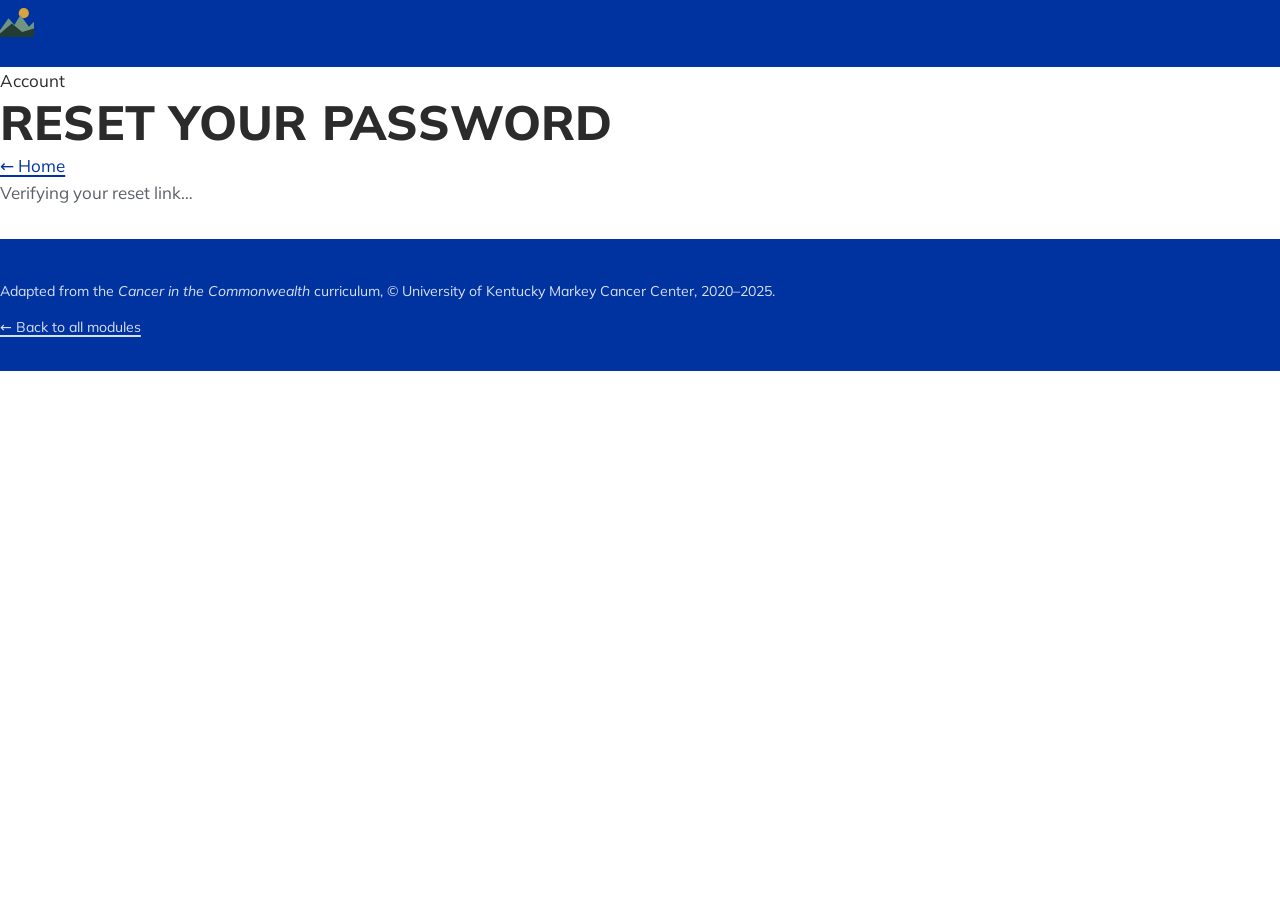
<file: reset-password.html>
<!DOCTYPE html>
<html lang="en">
<head>
  <meta charset="UTF-8" />
  <meta name="viewport" content="width=device-width, initial-scale=1.0" />
  <title>Reset Password | Cancer in the Commonwealth</title>
  <meta name="description" content="Reset your password for your Cancer in the Commonwealth account." />
  <meta name="robots" content="noindex, nofollow" />
  <link rel="preconnect" href="https://fonts.googleapis.com">
  <link rel="preconnect" href="https://fonts.gstatic.com" crossorigin>
  <link href="https://fonts.googleapis.com/css2?family=Fraunces:opsz,wght@9..144,400..700&family=Figtree:wght@400;500;600;700&family=Space+Mono:wght@400;700&display=swap" rel="stylesheet">
  <link rel="stylesheet" href="assets/style.css" />
</head>
<body>

  <header class="site-header">
    <div class="site-header__inner">
      <a class="brand" href="index.html">
        <svg class="brand__mark" viewBox="0 0 40 40" xmlns="http://www.w3.org/2000/svg" aria-hidden="true">
          <circle cx="28" cy="12" r="6" fill="#D9A33E"/>
          <path d="M0 32 L10 18 L17 26 L24 14 L34 28 L40 22 L40 40 L0 40 Z" fill="#6f9482"/>
          <path d="M0 36 L14 24 L26 34 L40 30 L40 40 L0 40 Z" fill="#233b32"/>
        </svg>
        <span class="brand__text">
          <span class="brand__title">Cancer in the Commonwealth</span>
          <span class="brand__subtitle">Appalachian KY Cancer Curriculum</span>
        </span>
      </a>
      <nav aria-label="Main navigation">
        <a href="index.html">Home</a>
        <a href="module1.html">Module 1</a>
        <a href="module2.html">Module 2</a>
        <a href="module3.html">Module 3</a>
      </nav>
    </div>
  </header>

  <div class="simple-shell">
    <div class="module-head">
      <div>
        <p class="eyebrow">Account</p>
        <h1>Reset your password</h1>
      </div>
      <a class="module-head__back" href="index.html">&larr; Home</a>
    </div>

    <div class="simple-card" style="max-width: 460px;">

      <div id="resetVerifying">
        <p class="lede">Verifying your reset link&hellip;</p>
      </div>

      <div id="resetInvalid" hidden>
        <p class="eyebrow" style="color: var(--clay);">Link expired or invalid</p>
        <h2>This reset link didn&rsquo;t work</h2>
        <p>Password reset links can only be used once and expire after an hour.
        Please request a new one by clicking &ldquo;Forgot password?&rdquo; on the sign-in
        screen.</p>
        <p class="mt-lg"><a class="btn btn--gold" href="index.html">Back to the site</a></p>
      </div>

      <div id="resetDisabled" hidden>
        <p class="eyebrow" style="color: var(--clay);">Accounts not set up</p>
        <h2>Nothing to do here yet</h2>
        <p>The account system hasn&rsquo;t been enabled for this site.
        See the README for setup instructions.</p>
        <p class="mt-lg"><a class="btn btn--ghost" href="index.html">Back to the site</a></p>
      </div>

      <form id="resetForm" hidden>
        <p class="lede">Choose a new password for your account.</p>
        <div class="reflection" style="margin-top:1rem;">
          <label for="resetPassword">New password</label>
          <input
            type="password" id="resetPassword" autocomplete="new-password" minlength="6"
            style="width:100%;padding:0.65rem 0.85rem;border:2px solid var(--ridge-4);border-radius:var(--radius-sm);font-family:inherit;font-size:1rem;margin-top:0.35rem;"
          >
        </div>
        <div class="reflection">
          <label for="resetConfirm">Confirm new password</label>
          <input
            type="password" id="resetConfirm" autocomplete="new-password" minlength="6"
            style="width:100%;padding:0.65rem 0.85rem;border:2px solid var(--ridge-4);border-radius:var(--radius-sm);font-family:inherit;font-size:1rem;margin-top:0.35rem;"
          >
        </div>
        <p class="form-error" id="resetError"></p>
        <button type="submit" class="btn btn--gold" style="margin-top:1.1rem;">Set new password</button>
      </form>

      <div id="resetSuccess" hidden>
        <p class="eyebrow" style="color:var(--ridge-2);">All done!</p>
        <h2>Password updated</h2>
        <p>Your password has been changed. You&rsquo;re now signed in &mdash; go straight
        back to the site and pick up where you left off.</p>
        <p class="mt-lg"><a class="btn btn--gold" href="index.html">Back to the site</a></p>
      </div>

    </div>
  </div>

  <footer class="site-footer">
    <div class="site-footer__inner">
      <p>Adapted from the <em>Cancer in the Commonwealth</em> curriculum, &copy; University of Kentucky Markey Cancer Center, 2020&ndash;2025.</p>
      <p><a href="index.html">&larr; Back to all modules</a></p>
    </div>
  </footer>

  <script type="module" src="assets/reset-password.js"></script>
</body>
</html>
</file>
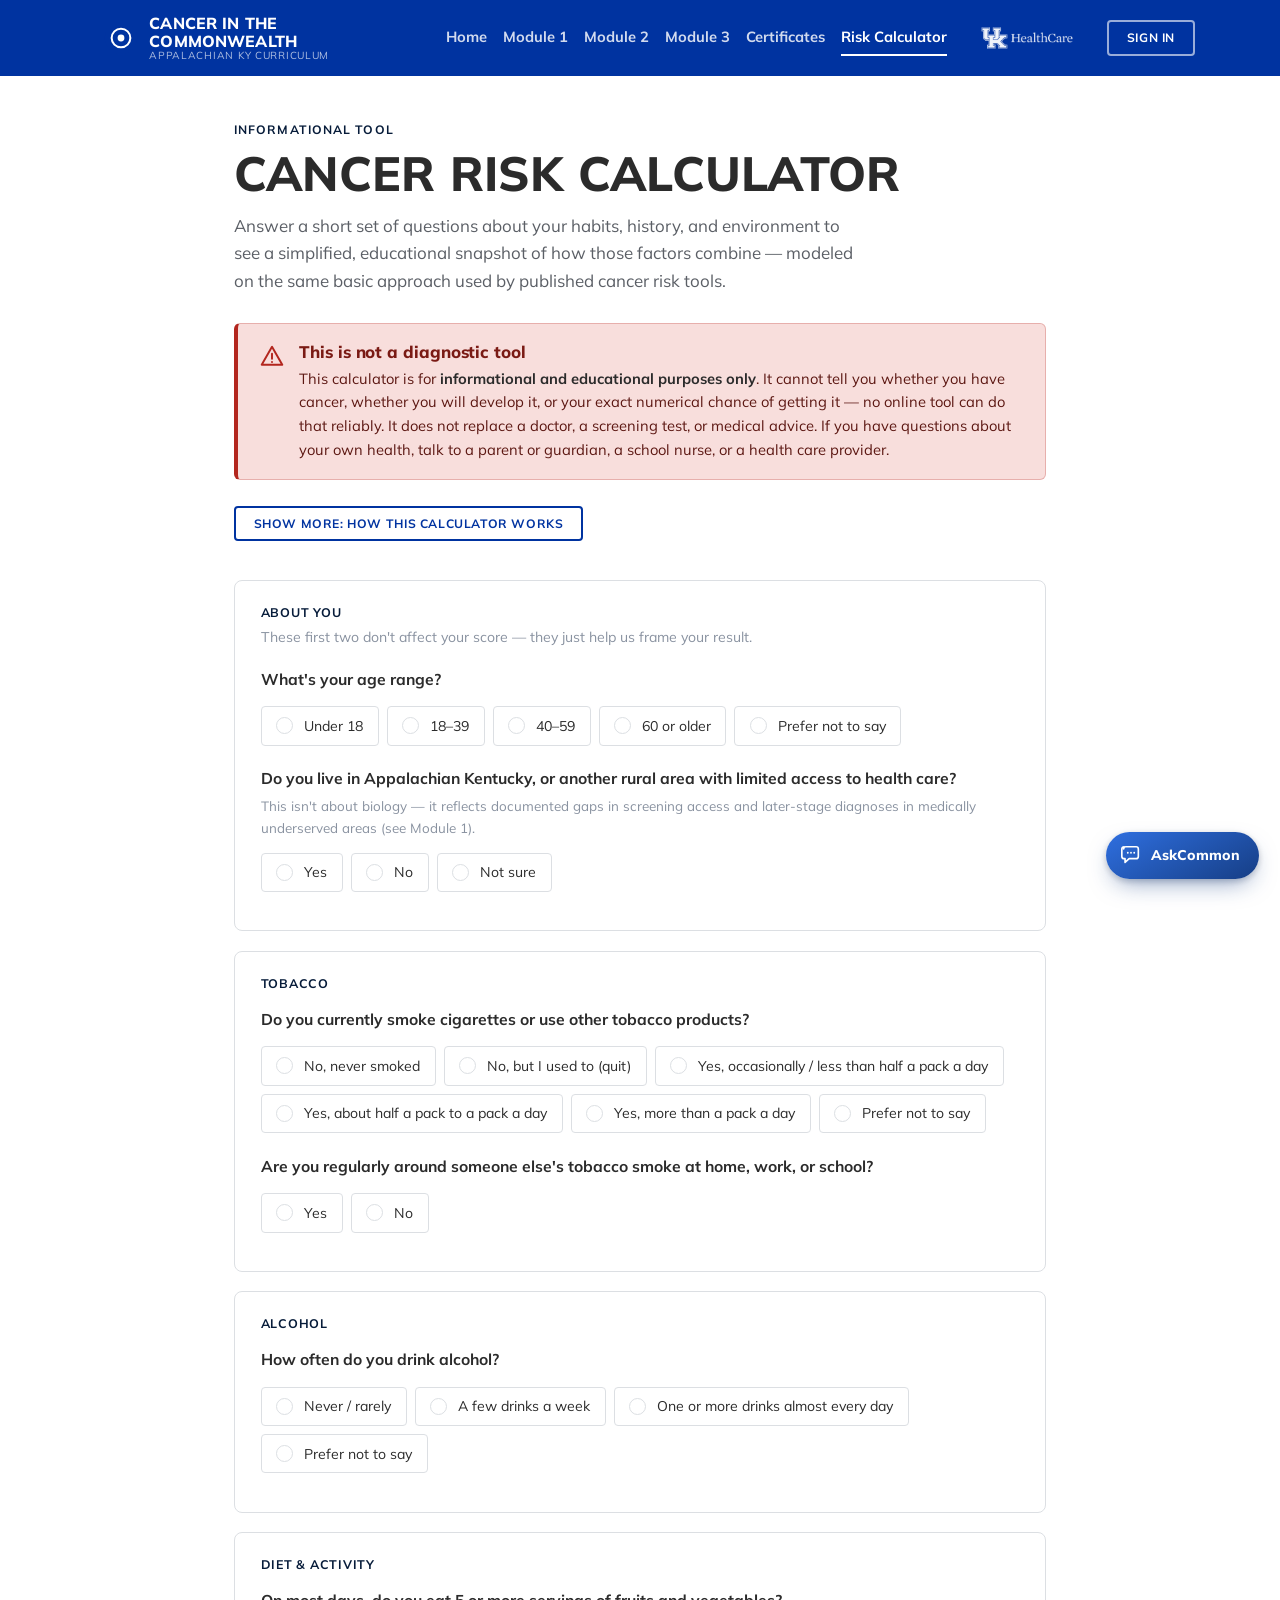
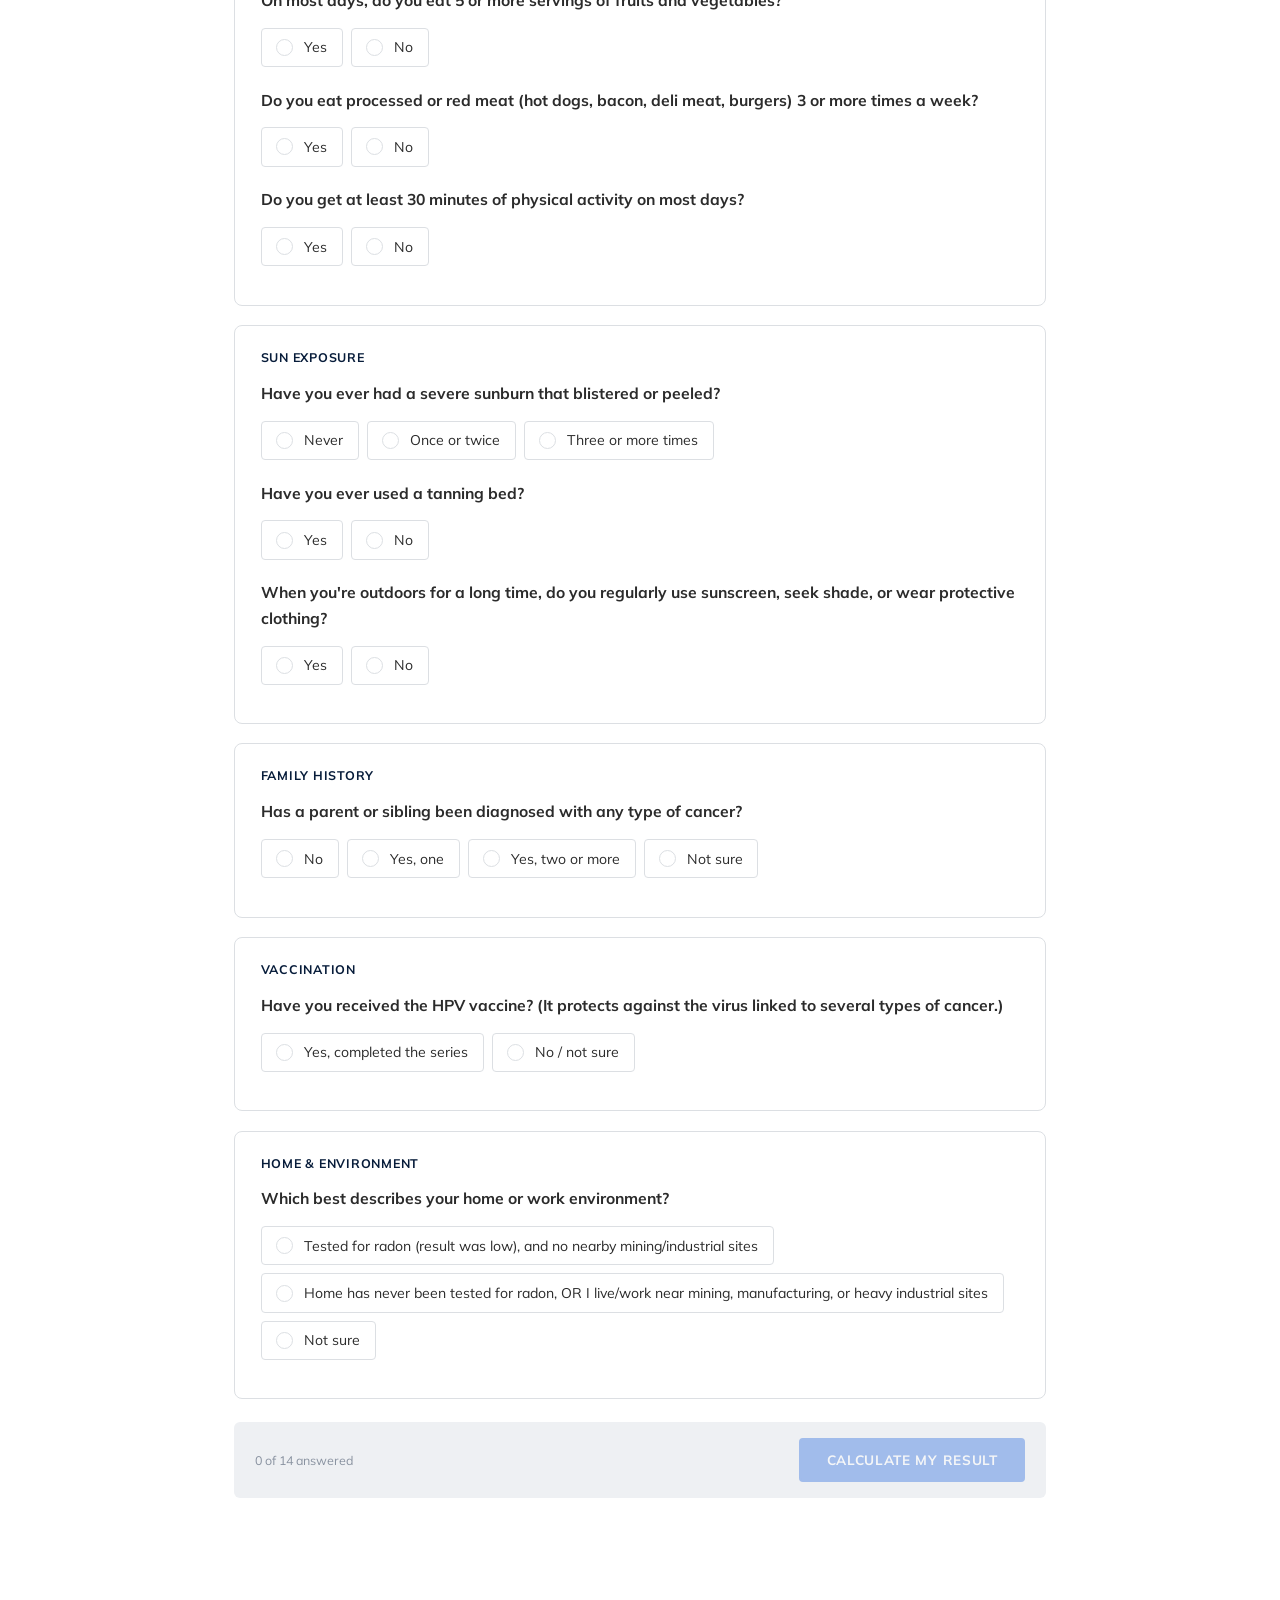
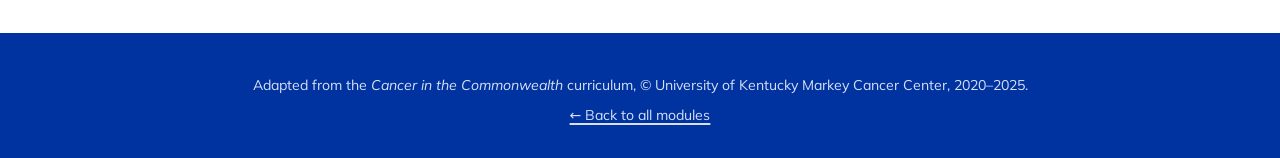
<file: risk-calculator.html>
<!DOCTYPE html>
<html lang="en">
<head>
  <meta charset="UTF-8" />
  <meta name="viewport" content="width=device-width, initial-scale=1.0" />
  <title>Cancer Risk Calculator | Cancer in the Commonwealth</title>
  <meta name="description" content="An educational cancer risk calculator based on the same relative-risk methodology used by published tools like the Harvard Cancer Risk Index and Cancer Care Ontario's My CancerIQ. For informational purposes only — not a diagnosis." />
  <link rel="canonical" href="https://cancer-in-commonwealth.vercel.app/risk-calculator.html" />
  <meta property="og:type" content="website" />
  <meta property="og:site_name" content="Cancer in the Commonwealth" />
  <meta property="og:title" content="Cancer Risk Calculator" />
  <meta property="og:description" content="See how everyday habits and history combine to raise or lower cancer risk — an educational tool, not a diagnosis." />
  <meta property="og:url" content="https://cancer-in-commonwealth.vercel.app/risk-calculator.html" />
  <meta property="og:image" content="https://cancer-in-commonwealth.vercel.app/assets/og-image.png" />
  <meta name="twitter:card" content="summary_large_image" />
  <link rel="stylesheet" href="assets/style.css" />
</head>
<body data-page="risk-calculator">

  <header class="site-header">
    <div class="site-header__row">
      <a class="brand" href="index.html">
        <svg class="brand__mark" viewBox="0 0 40 40" xmlns="http://www.w3.org/2000/svg" aria-hidden="true">
          <circle cx="20" cy="20" r="19" fill="#0033a0"/>
          <circle cx="20" cy="20" r="11" fill="none" stroke="#ffffff" stroke-width="2.4"/>
          <circle cx="20" cy="20" r="4" fill="#ffffff"/>
        </svg>
        <span class="brand__text">
          <span class="brand__name">Cancer in the Commonwealth</span>
          <span class="brand__tag">Appalachian KY Curriculum</span>
        </span>
      </a>
      <div class="site-header__right">
      <nav class="nav" aria-label="Main navigation">
        <a href="index.html">Home</a>
        <a href="module1.html">Module 1</a>
        <a href="module2.html">Module 2</a>
        <a href="module3.html">Module 3</a>
        <a href="certificate.html">Certificates</a>
        <a href="risk-calculator.html" class="is-active">Risk Calculator</a>
      </nav>
      <a class="partner-logo" href="https://ukhealthcare.uky.edu/markey-cancer-center" target="_blank" rel="noopener noreferrer">
        <img src="assets/uk-healthcare-logo.png" alt="University of Kentucky HealthCare" />
      </a>
      <div class="login-ui">
        <span class="login-status" id="loginStatus" hidden></span>
        <button class="btn btn--ghost on-dark btn--sm" id="loginBtn" type="button">Sign in</button>
      </div>
      </div>
    </div>
  </header>

  <div class="calc-page">
    <p class="kicker">Informational tool</p>
    <h1>Cancer risk calculator</h1>
    <p class="lede">
      Answer a short set of questions about your habits, history, and environment to see a
      simplified, educational snapshot of how those factors combine — modeled on the same
      basic approach used by published cancer risk tools.
    </p>

    <div class="calc-disclaimer">
      <span class="calc-disclaimer__icon" aria-hidden="true">
        <svg viewBox="0 0 24 24"><path d="M12 3.5L2.5 20h19L12 3.5z"/><path d="M12 10v4.5"/><circle cx="12" cy="17.5" r="0.9" fill="currentColor" stroke="none"/></svg>
      </span>
      <div>
        <h2>This is not a diagnostic tool</h2>
        <p>
          This calculator is for <strong>informational and educational purposes only</strong>. It
          cannot tell you whether you have cancer, whether you will develop it, or your exact
          numerical chance of getting it — no online tool can do that reliably. It does not
          replace a doctor, a screening test, or medical advice. If you have questions about
          your own health, talk to a parent or guardian, a school nurse, or a health care
          provider.
        </p>
      </div>
    </div>

    <div class="calc-howworks">
      <button class="btn btn--ghost btn--sm reveal-btn" data-target="calcHowWorks" data-show-text="Show more: how this calculator works" data-hide-text="Hide: how this calculator works"></button>
      <div class="reveal-panel reveal-panel--tall" id="calcHowWorks">
        <div class="reveal-panel__inner calc-howworks__inner">
          <h3>Where this approach comes from</h3>
          <p>
            Most public cancer-risk tools don't try to output an exact percentage chance of
            getting cancer — the science isn't precise enough for that at an individual level.
            Instead, two well-known tools use a <strong>relative-risk</strong> approach: they
            compare a person's combination of factors to the average person of the same age,
            and report whether that combination is below, about, or above average.
          </p>
          <ul>
            <li>The <strong>Harvard Cancer Risk Index</strong>, developed by researchers at the
            Harvard Center for Cancer Prevention and still used today as <em>Your Disease
            Risk</em> (Siteman Cancer Center, Washington University in St. Louis), assigns each
            risk factor a point value based on how strongly research links it to cancer, sums
            those points, and compares the total to a population average.</li>
            <li><strong>My CancerIQ</strong>, built by Cancer Care Ontario / Ontario Health,
            works the same basic way: each factor gets a number showing how much it raises or
            lowers risk, and the combined score is compared to the average person of the same
            age and sex — then sorted into a small number of risk bands rather than a precise
            percentage.</li>
          </ul>
          <h3>How this calculator scores your answers</h3>
          <p>
            This tool uses a simplified version of the same idea. Every answer starts at a
            neutral <strong>0 points</strong>. Each answer then adds or subtracts points based
            on how strongly published research links that factor to cancer risk, using the same
            weak / moderate / strong / very strong scale that the Your Disease Risk reference
            table itself publishes:
          </p>
          <div class="calc-howworks__key">
            <span><strong>±1</strong> — weak association</span>
            <span><strong>±2</strong> — moderate association</span>
            <span><strong>±3</strong> — strong association</span>
            <span><strong>±4</strong> — very strong association</span>
          </div>
          <p>
            All of your points are added together into one total, and that total places you
            into one of five bands: <em>well below average, below average, about average, above
            average,</em> or <em>well above average</em> — always relative to other people, never
            a specific percentage or prediction.
          </p>
          <h3>What this calculator leaves out (on purpose)</h3>
          <ul>
            <li>It does not ask about weight/BMI. Adult weight cutoffs used in research don't
            translate cleanly to teenagers, whose bodies are still developing.</li>
            <li>It does not ask about sex-specific factors (like reproductive or hormonal
            history) so that it stays relevant to every student answering it.</li>
            <li>It only covers some of the many known risk factors, and it can't account for
            genetic testing, specific medical conditions, or the interactions researchers are
            still studying.</li>
            <li>It reports one combined score across cancer in general — real clinical tools
            usually calculate risk separately for each specific cancer type.</li>
          </ul>
          <h3>Sources</h3>
          <ol class="calc-howworks__refs">
            <li>Colditz GA, Atwood KA, Emmons K, et al. Harvard Report on Cancer Prevention
            Volume 4: Harvard Cancer Risk Index. <em>Cancer Causes &amp; Control</em>, 2000.</li>
            <li>Freedman AN, Seminara D, Gail MH, et al. Cancer risk prediction models: a
            workshop on development, evaluation, and application. <em>J Natl Cancer Inst</em>,
            2005 (validation of the Harvard Cancer Risk Index).</li>
            <li>Siteman Cancer Center, Washington University in St. Louis. <em>Your Disease
            Risk</em> relative risk reference tables, 2017/2024 revisions.</li>
            <li>Cancer Care Ontario / Ontario Health. <em>My CancerIQ</em> — "How We Calculate
            Your Risk."</li>
            <li>American Cancer Society, International Agency for Research on Cancer (IARC),
            and CDC — consensus classifications of tobacco, alcohol, UV exposure, physical
            inactivity, diet, and HPV as cancer risk/protective factors.</li>
          </ol>
        </div>
      </div>
    </div>

    <form id="calcForm"></form>

    <div class="calc-actions">
      <span class="calc-actions__progress" id="calcProgress">0 of 0 answered</span>
      <button type="button" class="btn btn--gold" id="calcSubmit" disabled>Calculate my result</button>
    </div>

    <div class="calc-result" id="calcResult" hidden>
      <div class="calc-result__box" data-tone="average">
        <div class="calc-result__head">
          <svg class="calc-gauge" viewBox="0 0 200 105" xmlns="http://www.w3.org/2000/svg" role="img" aria-label="Gauge showing your risk tier">
            <path d="M20,92 A80,80 0 0,1 35.28,44.98" fill="none" stroke="#1e7145" stroke-width="18"/>
            <path d="M35.28,44.98 A80,80 0 0,1 75.28,15.92" fill="none" stroke="#4f9d63" stroke-width="18"/>
            <path d="M75.28,15.92 A80,80 0 0,1 124.72,15.92" fill="none" stroke="#e0a323" stroke-width="18"/>
            <path d="M124.72,15.92 A80,80 0 0,1 164.72,44.98" fill="none" stroke="#c76a10" stroke-width="18"/>
            <path d="M164.72,44.98 A80,80 0 0,1 180,92" fill="none" stroke="#b3261e" stroke-width="18"/>
            <g id="calcNeedle">
              <line x1="100" y1="92" x2="100" y2="22" stroke="#1a1a1a" stroke-width="3" stroke-linecap="round"/>
              <circle cx="100" cy="92" r="6" fill="#1a1a1a"/>
            </g>
          </svg>
          <div class="calc-result__headline">
            <p class="calc-result__eyebrow">Compared to others your age, your habits and history are</p>
            <h2 class="calc-result__tier">About average</h2>
            <p>This reflects only the factors you answered above — not a diagnosis, and not a
            percentage chance of getting cancer.</p>
          </div>
        </div>

        <div class="calc-result__lists">
          <div>
            <h4>⬆ May be raising your score</h4>
            <ul class="calc-result__up"></ul>
          </div>
          <div>
            <h4>⬇ May be lowering your score</h4>
            <ul class="calc-result__down"></ul>
          </div>
        </div>

        <div class="calc-result__disclaimer">
          <strong>Remember:</strong> this is an educational estimate, not a medical test. Many
          of the factors above — like tobacco use, alcohol, diet, activity, and sun protection —
          are things you have the power to change. Module 2 covers these risk factors in depth,
          and Module 3 covers screening and early detection. If anything here concerns you,
          please talk with a parent/guardian, school nurse, or doctor.
        </div>

        <div class="calc-result__actions">
          <button type="button" class="btn btn--ghost" id="calcRetake">Retake the calculator</button>
          <a class="btn btn--ghost" href="module2.html">Review Module 2: Risk Factors →</a>
        </div>
      </div>
    </div>
  </div>

  <footer class="site-footer">
    <div class="container" style="text-align:center;">
      <p>Adapted from the <em>Cancer in the Commonwealth</em> curriculum, &copy; University of Kentucky Markey Cancer Center, 2020&ndash;2025.</p>
      <p style="margin-top:0.4rem;"><a href="index.html">&larr; Back to all modules</a></p>
    </div>
  </footer>

  <div class="modal-overlay" id="loginModal" hidden>
    <div class="modal">
      <button class="modal__close" id="loginModalClose" type="button" aria-label="Close">&times;</button>
      <p class="kicker">Optional</p>
      <h2>Sign in</h2>
      <p class="lede" style="margin-top:0.5rem; font-size:0.95rem;">
        New here? Fill in all four fields and select <strong>Create account</strong>. Already
        signed up? Just enter your username and password and select <strong>Sign in</strong>.
      </p>
      <p class="lede" style="margin-top:0.6rem; font-size:0.88rem;">
        Your username, county, and school are stored on your school or university's own
        server, not a third-party service. Your password is sent for verification only and
        is never saved in this browser &mdash; and progress still also saves on this device
        either way.
      </p>
      <form id="loginForm">
        <div class="field">
          <label for="loginUsername">Username</label>
          <input type="text" id="loginUsername" name="username" autocomplete="username" required>
        </div>
        <div class="field">
          <label for="loginPassword">Password</label>
          <div class="field__password-wrap">
            <input type="password" id="loginPassword" name="password" autocomplete="current-password" required>
            <button type="button" class="field__toggle-visibility" id="loginPasswordToggle" aria-label="Show password">Show</button>
          </div>
        </div>
        <div class="field">
          <label for="loginCounty">County</label>
          <select id="loginCounty" name="county">
            <option value="" disabled selected>Select your county&hellip;</option>
            <option>Adair</option>
            <option>Allen</option>
            <option>Anderson</option>
            <option>Ballard</option>
            <option>Barren</option>
            <option>Bath</option>
            <option>Bell</option>
            <option>Boone</option>
            <option>Bourbon</option>
            <option>Boyd</option>
            <option>Boyle</option>
            <option>Bracken</option>
            <option>Breathitt</option>
            <option>Breckinridge</option>
            <option>Bullitt</option>
            <option>Butler</option>
            <option>Caldwell</option>
            <option>Calloway</option>
            <option>Campbell</option>
            <option>Carlisle</option>
            <option>Carroll</option>
            <option>Carter</option>
            <option>Casey</option>
            <option>Christian</option>
            <option>Clark</option>
            <option>Clay</option>
            <option>Clinton</option>
            <option>Crittenden</option>
            <option>Cumberland</option>
            <option>Daviess</option>
            <option>Edmonson</option>
            <option>Elliott</option>
            <option>Estill</option>
            <option>Fayette</option>
            <option>Fleming</option>
            <option>Floyd</option>
            <option>Franklin</option>
            <option>Fulton</option>
            <option>Gallatin</option>
            <option>Garrard</option>
            <option>Grant</option>
            <option>Graves</option>
            <option>Grayson</option>
            <option>Green</option>
            <option>Greenup</option>
            <option>Hancock</option>
            <option>Hardin</option>
            <option>Harlan</option>
            <option>Harrison</option>
            <option>Hart</option>
            <option>Henderson</option>
            <option>Henry</option>
            <option>Hickman</option>
            <option>Hopkins</option>
            <option>Jackson</option>
            <option>Jefferson</option>
            <option>Jessamine</option>
            <option>Johnson</option>
            <option>Kenton</option>
            <option>Knott</option>
            <option>Knox</option>
            <option>Larue</option>
            <option>Laurel</option>
            <option>Lawrence</option>
            <option>Lee</option>
            <option>Leslie</option>
            <option>Letcher</option>
            <option>Lewis</option>
            <option>Lincoln</option>
            <option>Livingston</option>
            <option>Logan</option>
            <option>Lyon</option>
            <option>McCracken</option>
            <option>McCreary</option>
            <option>McLean</option>
            <option>Madison</option>
            <option>Magoffin</option>
            <option>Marion</option>
            <option>Marshall</option>
            <option>Martin</option>
            <option>Mason</option>
            <option>Meade</option>
            <option>Menifee</option>
            <option>Mercer</option>
            <option>Metcalfe</option>
            <option>Monroe</option>
            <option>Montgomery</option>
            <option>Morgan</option>
            <option>Muhlenberg</option>
            <option>Nelson</option>
            <option>Nicholas</option>
            <option>Ohio</option>
            <option>Oldham</option>
            <option>Owen</option>
            <option>Owsley</option>
            <option>Pendleton</option>
            <option>Perry</option>
            <option>Pike</option>
            <option>Powell</option>
            <option>Pulaski</option>
            <option>Robertson</option>
            <option>Rockcastle</option>
            <option>Rowan</option>
            <option>Russell</option>
            <option>Scott</option>
            <option>Shelby</option>
            <option>Simpson</option>
            <option>Spencer</option>
            <option>Taylor</option>
            <option>Todd</option>
            <option>Trigg</option>
            <option>Trimble</option>
            <option>Union</option>
            <option>Warren</option>
            <option>Washington</option>
            <option>Wayne</option>
            <option>Webster</option>
            <option>Whitley</option>
            <option>Wolfe</option>
            <option>Woodford</option>
          </select>
        </div>
        <div class="field">
          <label for="loginSchool">School name</label>
          <input type="text" id="loginSchool" name="school" autocomplete="organization">
        </div>
        <p class="form-error" id="loginError" hidden></p>
        <div class="modal__actions">
          <button type="submit" class="btn btn--gold btn--block" id="loginSignInBtn">Sign in</button>
          <button type="button" class="btn btn--ghost btn--block" id="loginRegisterBtn">Create account</button>
        </div>
      </form>
      <p class="modal__note"><button type="button" class="link-btn" id="loginContinueGuest">Continue without signing in</button></p>
    </div>
  </div>

  <script src="assets/api-config.js"></script>
  <script src="assets/risk-calc-data.js"></script>
  <script src="assets/app.js"></script>
</body>
</html>
</file>
<file: assets/style.css>
/* ============================================================
   Cancer in the Commonwealth
   Design system + site styles — UK Markey Cancer Center inspired
   (institutional blue/white/gray, bold uppercase sans headlines,
   flat rectangular components, outlined buttons)
   ============================================================ */

@import url("https://fonts.googleapis.com/css2?family=Mulish:wght@400;500;600;700;800;900&display=swap");

:root {
  /* ---------- Color: neutrals ---------- */
  --ink:        #2b2b2b;
  --ink-soft:   #5b5f66;
  --ink-faint:  #8992a0;
  --paper:      #ffffff;
  --paper-alt:  #eef0f3;
  --card:       #ffffff;
  --line:       #dcdfe3;
  --line-soft:  #e8eaed;

  /* ---------- Color: brand (UK Blue family) ---------- */
  --forest:      #0033a0;   /* UK Blue — primary: header, footer, links, module 1 */
  --forest-dark: #071c3a;   /* deep navy — hero bands, progress rail */
  --forest-tint: #e7ecf8;
  --gold:        #2f6fe0;   /* bright accent blue — CTAs on dark backgrounds */
  --gold-dark:   #163e85;
  --gold-tint:   #e5edfb;
  --clay:        #2f6fe0;   /* module 2 accent */
  --clay-dark:   #163e85;
  --clay-tint:   #e5edfb;
  --teal:        #1b4a8f;   /* module 3 accent */
  --teal-dark:   #04142c;
  --teal-tint:   #e2e8f2;

  /* ---------- Color: functional (independent of brand hue) ---------- */
  --success:      #1e7145;
  --success-tint: #e3f0e8;
  --danger:       #b3261e;
  --danger-tint:  #f8dedc;

  /* ---------- Module accents (assigned per module) ---------- */
  --accent:      var(--forest);
  --accent-dark: var(--forest-dark);
  --accent-tint: var(--forest-tint);

  /* ---------- Type ---------- */
  --font-display: "Mulish", "Segoe UI", system-ui, sans-serif;
  --font-body: "Mulish", "Segoe UI", system-ui, sans-serif;
  --font-mono: "Mulish", "Segoe UI", system-ui, sans-serif;

  /* ---------- Layout ---------- */
  --max: 1120px;
  --max-narrow: 760px;
  --radius-sm: 4px;
  --radius-md: 6px;
  --radius-lg: 8px;
  --shadow-sm: 0 1px 2px rgba(15, 23, 42, 0.08);
  --shadow-md: 0 2px 12px rgba(15, 23, 42, 0.12);
  --shadow-lift: 0 6px 20px rgba(15, 23, 42, 0.16);
}

/* Per-module accent theming — module pages set data-page on <body> */
body[data-page="module2"] { --accent: var(--clay); --accent-dark: var(--clay-dark); --accent-tint: var(--clay-tint); }
body[data-page="module3"] { --accent: var(--teal); --accent-dark: var(--teal-dark); --accent-tint: var(--teal-tint); }

/* ---------- Reset ---------- */
* { margin: 0; padding: 0; box-sizing: border-box; }
[hidden] { display: none !important; }
html { scroll-behavior: smooth; }
body {
  font-family: var(--font-body);
  color: var(--ink);
  background: var(--paper);
  line-height: 1.62;
  font-size: 17px;
  -webkit-font-smoothing: antialiased;
}
img, svg { display: block; max-width: 100%; }
a { color: var(--forest); text-decoration-thickness: 1.5px; text-underline-offset: 3px; }
a:hover { color: var(--gold-dark); }
button { font-family: inherit; }
ul, ol { padding-left: 1.25em; }
li + li { margin-top: 0.4em; }
p + p { margin-top: 0.9em; }
strong { color: var(--ink); font-weight: 700; }
h1, h2, h3, h4 {
  font-family: var(--font-display);
  line-height: 1.2;
  color: var(--ink);
  font-weight: 800;
  letter-spacing: -0.005em;
}
h1 { font-size: clamp(2.1rem, 4.2vw, 3rem); text-transform: uppercase; letter-spacing: 0.005em; }
h2 { font-size: clamp(1.4rem, 2.4vw, 1.7rem); }
h3 { font-size: 1.15rem; font-weight: 700; }
h4 { font-size: 1.02rem; font-weight: 700; }

a:focus-visible, button:focus-visible, input:focus-visible,
textarea:focus-visible, select:focus-visible, [tabindex]:focus-visible {
  outline: 3px solid var(--gold);
  outline-offset: 2px;
  border-radius: 2px;
}

@media (prefers-reduced-motion: reduce) {
  * { animation-duration: 0.01ms !important; transition-duration: 0.01ms !important; scroll-behavior: auto !important; }
}

.container { max-width: var(--max); margin: 0 auto; padding: 0 1.5rem; }

.kicker {
  display: inline-flex;
  align-items: center;
  gap: 0.5rem;
  font-family: var(--font-mono);
  font-size: 0.76rem;
  font-weight: 700;
  letter-spacing: 0.09em;
  text-transform: uppercase;
  color: var(--accent-dark);
}
.kicker.on-dark { color: #bcd0f5; }

.lede { font-size: 1.06rem; color: var(--ink-soft); max-width: 62ch; }

.source-note { font-size: 0.85rem; color: var(--ink-faint); }
.source-note em { font-style: italic; }

/* ---------- Buttons ---------- */
.btn {
  display: inline-flex;
  align-items: center;
  gap: 0.45rem;
  font-family: var(--font-body);
  font-weight: 700;
  font-size: 0.85rem;
  text-transform: uppercase;
  letter-spacing: 0.05em;
  padding: 0.85rem 1.6rem;
  border-radius: var(--radius-sm);
  border: 2px solid var(--forest);
  background: var(--forest);
  color: #fff;
  cursor: pointer;
  transition: transform 0.12s ease, box-shadow 0.12s ease, background 0.12s ease, color 0.12s ease, opacity 0.12s ease;
  text-decoration: none;
  line-height: 1;
}
.btn:hover { background: var(--forest-dark); border-color: var(--forest-dark); color: #fff; }
.btn:disabled { opacity: 0.4; cursor: not-allowed; box-shadow: none; }
.btn--gold { background: var(--gold); border-color: var(--gold); color: #fff; }
.btn--gold:hover { background: var(--gold-dark); border-color: var(--gold-dark); }
.btn--ghost { background: transparent; color: var(--forest); border-color: var(--forest); }
.btn--ghost:hover { background: var(--forest-tint); border-color: var(--forest-dark); color: var(--forest-dark); }
.btn--ghost.on-dark { color: #fff; border-color: rgba(255,255,255,0.6); }
.btn--ghost.on-dark:hover { background: rgba(255,255,255,0.12); border-color: #fff; }
.btn--sm { padding: 0.6rem 1.1rem; font-size: 0.76rem; }
.btn--block { width: 100%; justify-content: center; }

.link-btn {
  background: none; border: none; padding: 0; cursor: pointer;
  color: var(--forest); font-weight: 700; text-decoration: underline; text-underline-offset: 3px;
}

/* ============================================================
   HEADER
   ============================================================ */
.site-header {
  position: sticky; top: 0; z-index: 40;
  background: var(--forest);
  border-bottom: none;
}
.site-header__row {
  max-width: var(--max); margin: 0 auto; padding: 0.85rem 1.5rem;
  display: flex; align-items: center; justify-content: space-between; gap: 1.5rem;
}
.brand { display: flex; align-items: center; gap: 0.7rem; text-decoration: none; }
.brand__mark { width: 34px; height: 34px; flex-shrink: 0; }
.brand__text { display: flex; flex-direction: column; line-height: 1.15; }
.brand__name { font-family: var(--font-display); font-weight: 800; font-size: 1rem; color: #fff; text-transform: uppercase; letter-spacing: 0.01em; }
.brand__tag { font-family: var(--font-mono); font-size: 0.64rem; letter-spacing: 0.07em; text-transform: uppercase; color: rgba(255,255,255,0.68); }

.nav { display: flex; align-items: center; gap: 1.6rem; }
.nav a {
  color: rgba(255,255,255,0.82); text-decoration: none; font-weight: 700; font-size: 0.92rem;
  padding: 0.3rem 0; border-bottom: 2px solid transparent;
}
.nav a:hover { color: #fff; }
.nav a.is-active { color: #fff; border-bottom-color: #fff; }
.nav-toggle { display: none; }

.site-header__right { display: flex; align-items: center; gap: 1.5rem; }

.partner-logo { display: flex; align-items: center; flex-shrink: 0; opacity: 0.94; transition: opacity 0.15s ease; }
.partner-logo:hover { opacity: 1; }
.partner-logo img { height: 42px; width: auto; display: block; }

.login-ui { display: flex; align-items: center; gap: 0.7rem; flex-shrink: 0; }
.login-status { font-size: 0.82rem; color: rgba(255,255,255,0.85); white-space: nowrap; }
.login-status strong { color: #fff; }
.login-status__signout {
  background: none; border: none; padding: 0; margin-left: 0.5rem; cursor: pointer;
  color: rgba(255,255,255,0.7); font-size: 0.78rem; text-decoration: underline; text-underline-offset: 2px;
}
.login-status__signout:hover { color: #fff; }

@media (max-width: 780px) {
  .nav { display: none; }
}
@media (max-width: 480px) {
  .partner-logo img { height: 32px; }
  .login-status { display: none; }
}
.nav { 
  display: flex; 
  align-items: center; 
  gap: 1rem; /* Reduced from 1.6rem to prevent horizontal crowding */
}

/* added .nav a{} on 9/29/2026 manually because of text wrapping issues */
.nav a {
  color: rgba(255,255,255,0.82); 
  text-decoration: none; 
  font-weight: 700; 
  font-size: 0.92rem;
  padding: 0.3rem 0; 
  border-bottom: 2px solid transparent;
  white-space: nowrap; /* Prevents "Module 1" from wrapping to two lines */
}

/* ---------- Sign-in modal ---------- */
.modal-overlay {
  position: fixed; inset: 0; background: rgba(4, 20, 44, 0.6);
  display: flex; align-items: center; justify-content: center;
  padding: 1.5rem; z-index: 100;
}
.modal-overlay[hidden] { display: none; }
.modal {
  background: var(--card); border-radius: var(--radius-lg); padding: 2rem 2rem 1.7rem;
  max-width: 440px; width: 100%; position: relative; box-shadow: var(--shadow-lift);
  max-height: 90vh; overflow-y: auto;
}
.modal__close {
  position: absolute; top: 0.9rem; right: 0.9rem; background: none; border: none;
  font-size: 1.7rem; line-height: 1; color: var(--ink-faint); cursor: pointer; padding: 0.2rem 0.5rem;
}
.modal__close:hover { color: var(--ink); }
.modal h2 { margin-top: 0.3rem; text-transform: none; }
.modal form { margin-top: 1.3rem; display: flex; flex-direction: column; gap: 1rem; }
.modal__actions { margin-top: 0.2rem; display: flex; flex-direction: column; gap: 0.6rem; }
.modal__note { margin-top: 1.2rem; text-align: center; font-size: 0.85rem; color: var(--ink-faint); }
.form-error { color: var(--danger); font-size: 0.85rem; }
.form-error[hidden] { display: none; }

/* ============================================================
   HERO (home)
   ============================================================ */
.hero { position: relative; overflow: hidden; background: var(--accent-dark); color: #fbf8f1; }
.hero__pattern { position: absolute; inset: 0; opacity: 0.6; }
.hero__inner { position: relative; z-index: 1; max-width: var(--max); margin: 0 auto; padding: 4.5rem 1.5rem 3.5rem; }
.hero h1 { color: #ffffff; margin: 0.6rem 0 1.1rem; }
.hero .lede { color: #c7d3ea; font-size: 1.12rem; max-width: 58ch; }

.stat-strip { display: flex; flex-wrap: wrap; gap: 2.2rem; margin-top: 2.4rem; padding-top: 1.8rem; border-top: 1px solid rgba(255,255,255,0.18); }
.stat-strip__item { min-width: 130px; }
.stat-strip__num { display: block; font-family: var(--font-display); font-size: 1.6rem; font-weight: 800; color: #ffffff; }
.stat-strip__label { font-size: 0.85rem; color: #a9bbdc; }

/* ============================================================
   SECTIONS
   ============================================================ */
.section { padding: 4rem 0; }
.section--tight { padding: 2.6rem 0; }
.section--alt { background: var(--paper-alt); }
.section__head { max-width: 62ch; margin-bottom: 2rem; }
.section__head .lede { margin-top: 0.6rem; }
.section__head h2 { text-transform: uppercase; font-size: clamp(1.6rem, 3vw, 2.1rem); }

/* ---------- Module grid ---------- */
.module-grid { display: grid; grid-template-columns: repeat(3, 1fr); gap: 1.4rem; perspective: 1400px; }
@media (max-width: 900px) { .module-grid { grid-template-columns: 1fr; } }

.module-card {
  --accent: var(--forest); --accent-dark: var(--forest-dark); --accent-tint: var(--forest-tint);
  --tilt-x: 0deg; --tilt-y: 0deg; --lift: 0px;
  display: flex; flex-direction: column; gap: 0.6rem;
  background: var(--card); border: 1px solid var(--line); border-radius: var(--radius-lg);
  padding: 1.7rem 1.6rem 1.5rem; text-decoration: none; color: var(--ink);
  box-shadow: none;
  transform: rotateX(var(--tilt-x)) rotateY(var(--tilt-y)) translateZ(var(--lift));
  transform-style: preserve-3d;
  transition: transform 0.12s ease-out, box-shadow 0.25s ease, border-color 0.25s ease;
  position: relative; overflow: hidden;
}
.module-card::before {
  content: ""; position: absolute; top: 0; left: 0; right: 0; height: 5px; background: var(--accent);
  transform: translateZ(1px);
}
.module-card[data-accent="clay"] { --accent: var(--clay); --accent-dark: var(--clay-dark); --accent-tint: var(--clay-tint); }
.module-card[data-accent="teal"] { --accent: var(--teal); --accent-dark: var(--teal-dark); --accent-tint: var(--teal-tint); }
.module-card:hover { --lift: 10px; box-shadow: var(--shadow-lift); border-color: var(--accent); }
.module-card__visual {
  align-self: flex-start;
  width: 64px; height: 64px; border-radius: 18px;
  display: flex; align-items: center; justify-content: center;
  background: linear-gradient(150deg, #ffffff 0%, var(--accent-tint) 100%);
  box-shadow:
    inset 0 1.5px 0 rgba(255, 255, 255, 0.85),
    inset 0 -6px 10px -6px color-mix(in srgb, var(--accent) 45%, transparent),
    0 10px 18px -8px color-mix(in srgb, var(--accent) 55%, transparent),
    0 2px 4px rgba(15, 23, 42, 0.1);
  transform: translateZ(34px);
  transition: transform 0.12s ease-out;
  margin-bottom: 0.2rem;
}
.module-card__visual svg { width: 38px; height: 38px; filter: drop-shadow(0 2px 2px rgba(15, 23, 42, 0.18)); }
.module-card__num {
  font-family: var(--font-mono); font-size: 0.72rem; font-weight: 700; letter-spacing: 0.06em;
  text-transform: uppercase; color: var(--accent-dark);
  transform: translateZ(18px);
}
.module-card h3 { margin-top: 0.15rem; font-size: 1.2rem; transform: translateZ(22px); }
.module-card p { color: var(--ink-soft); font-size: 0.94rem; flex-grow: 1; transform: translateZ(12px); }
@media (prefers-reduced-motion: reduce) {
  .module-card, .module-card__visual { transition: none; }
  .module-card { transform: none !important; }
}
@media (hover: none) {
  .module-card:hover { --tilt-x: 0deg; --tilt-y: 0deg; }
}
.mini-bar { height: 6px; border-radius: 100px; background: var(--line-soft); overflow: hidden; margin-top: 0.3rem; }
.mini-bar__fill { height: 100%; width: 0%; background: var(--accent); border-radius: 100px; transition: width 0.4s ease; }
.module-card__foot { display: flex; align-items: center; justify-content: space-between; margin-top: 0.4rem; }
.module-card__cta { font-weight: 800; font-size: 0.85rem; text-transform: uppercase; letter-spacing: 0.03em; color: var(--accent-dark); }
.module-card__score { font-family: var(--font-mono); font-size: 0.72rem; color: var(--ink-faint); }
.module-card__cert { font-family: var(--font-mono); font-size: 0.72rem; letter-spacing: 0.03em; text-transform: uppercase; color: var(--gold-dark); text-decoration: none; }

.pill {
  display: inline-block; font-family: var(--font-mono); font-size: 0.66rem; font-weight: 700;
  letter-spacing: 0.05em; text-transform: uppercase; padding: 0.28rem 0.6rem; border-radius: var(--radius-sm);
  background: var(--paper-alt); color: var(--ink-faint);
}
.pill--progress { background: var(--gold-tint); color: var(--gold-dark); }
.pill--done { background: var(--accent-tint); color: var(--accent-dark); }
.pill--locked { background: var(--paper-alt); color: var(--ink-faint); }

/* ---------- Locked module card (homepage) ---------- */
.module-card--locked {
  cursor: not-allowed;
  opacity: 0.55;
  filter: grayscale(0.5);
}
.module-card--locked:hover {
  --lift: 0px; --tilt-x: 0deg; --tilt-y: 0deg;
  box-shadow: none; border-color: var(--line);
}
.module-card--locked .module-card__cta { color: var(--ink-faint); }

/* ---------- Locked module page (module1/2/3.html) ---------- */
.module-lock { padding: 3rem 0; }
.module-lock__box {
  max-width: 480px; margin: 0 auto; text-align: center;
  background: var(--card); border: 1px solid var(--line); border-radius: var(--radius-lg);
  padding: 2.4rem 2rem; box-shadow: var(--shadow-md);
}
.module-lock__icon {
  display: inline-flex; align-items: center; justify-content: center;
  width: 56px; height: 56px; border-radius: 50%; margin-bottom: 1rem;
  background: linear-gradient(150deg, #fff 0%, var(--gold-tint) 100%);
  box-shadow:
    inset 0 1.5px 0 rgba(255, 255, 255, 0.85),
    inset 0 -6px 10px -6px color-mix(in srgb, var(--gold) 45%, transparent),
    0 10px 18px -8px color-mix(in srgb, var(--gold) 55%, transparent);
}
.module-lock__icon svg { width: 26px; height: 26px; fill: none; stroke: var(--gold-dark); stroke-width: 1.8; stroke-linecap: round; stroke-linejoin: round; }
.module-lock__box h2 { margin-top: 0; }
.module-lock__box p { color: var(--ink-soft); margin-bottom: 1.4rem; }

/* ---------- Info tiles ---------- */
.info-grid { display: grid; grid-template-columns: repeat(2, 1fr); gap: 1.2rem; }
@media (max-width: 780px) { .info-grid { grid-template-columns: 1fr; } }
.info-tile { background: var(--card); border: 1px solid var(--line); border-radius: var(--radius-md); padding: 1.5rem; }
.info-tile h3 { margin-bottom: 0.5rem; font-size: 1.08rem; }
.info-tile p { color: var(--ink-soft); font-size: 0.95rem; }
.info-tile--teal { background: var(--teal-tint); border-color: transparent; }
.info-tile--clay { background: var(--clay-tint); border-color: transparent; }
.info-tile--gold { background: var(--gold-tint); border-color: transparent; }

/* ============================================================
   MODULE PAGES
   ============================================================ */
.module-hero { background: var(--accent-dark); color: #fbf8f1; }
.module-hero__row {
  max-width: var(--max); margin: 0 auto; padding: 2.2rem 1.5rem 2.6rem;
  display: flex; align-items: flex-end; justify-content: space-between; gap: 1.5rem; flex-wrap: wrap;
}
.module-hero h1 { color: #ffffff; margin-top: 0.4rem; font-size: clamp(1.9rem, 3.6vw, 2.6rem); }
.module-hero__back { color: #bcd0f5; font-size: 0.85rem; font-weight: 700; text-transform: uppercase; letter-spacing: 0.03em; text-decoration: none; white-space: nowrap; }
.module-hero__back:hover { color: #fff; }

.progress-rail {
  position: sticky; top: 62px; z-index: 30;
  background: var(--forest-dark);
  border-bottom: none;
}
.progress-rail__inner { max-width: var(--max); margin: 0 auto; padding: 0.65rem 1.5rem; display: flex; align-items: center; gap: 1rem; }
.progress-rail__track { flex-grow: 1; height: 6px; border-radius: 100px; background: rgba(255,255,255,0.16); position: relative; overflow: hidden; }
.progress-rail__fill { height: 100%; width: 0%; background: var(--accent); border-radius: 100px; transition: width 0.35s ease; }
.progress-rail__label { font-family: var(--font-mono); font-size: 0.74rem; color: rgba(255,255,255,0.7); white-space: nowrap; }
.progress-rail__label span { color: #fff; font-weight: 700; }

.step-dots { display: none; }
@media (min-width: 640px) {
  .step-dots { display: flex; gap: 0.3rem; overflow-x: auto; max-width: 40vw; padding-bottom: 2px; }
  .step-dot {
    flex-shrink: 0; width: 22px; height: 22px; border-radius: 50%; border: 1.5px solid rgba(255,255,255,0.3);
    background: rgba(255,255,255,0.1); color: rgba(255,255,255,0.75); font-family: var(--font-mono); font-size: 0.62rem;
    font-weight: 700; cursor: pointer; display: flex; align-items: center; justify-content: center;
    transition: all 0.15s ease;
  }
  .step-dot:hover { border-color: #fff; color: #fff; }
  .step-dot.is-done { background: var(--accent-tint); border-color: transparent; color: var(--accent-dark); }
  .step-dot.is-active { background: #fff; border-color: #fff; color: var(--accent-dark); }
  .step-dot:disabled { opacity: 0.35; cursor: not-allowed; }
  .step-dot:disabled:hover { border-color: rgba(255,255,255,0.3); color: rgba(255,255,255,0.75); }
}

.stage { max-width: var(--max-narrow); margin: 0 auto; padding: 2.6rem 1.5rem 1rem; }
.screen__eyebrow { margin-bottom: 0.7rem; }
.screen h2 { margin-bottom: 0.9rem; font-size: clamp(1.3rem, 2.4vw, 1.6rem); }
.screen h3 { margin: 1.4rem 0 0.6rem; }
.screen > .lede { margin-bottom: 0.9rem; max-width: none; }
.screen ul, .screen ol { color: var(--ink-soft); }
.screen ul li::marker, .screen ol li::marker { color: var(--accent); }

.tile-grid { display: grid; grid-template-columns: repeat(auto-fit, minmax(200px, 1fr)); gap: 1rem; margin: 1.2rem 0; }
.tile { background: var(--card); border: 1px solid var(--line); border-radius: var(--radius-md); padding: 1.2rem 1.3rem; }
.tile__tag {
  display: inline-block; font-family: var(--font-mono); font-size: 0.66rem; font-weight: 700; letter-spacing: 0.06em;
  text-transform: uppercase; color: var(--accent-dark); background: var(--accent-tint); padding: 0.2rem 0.55rem;
  border-radius: var(--radius-sm); margin-bottom: 0.55rem;
}
.tile h4 { font-size: 1rem; margin-bottom: 0.35rem; }
.tile p, .tile ul { font-size: 0.92rem; color: var(--ink-soft); }
.tile ul { margin-top: 0.3rem; }

/* ---------- Activities / choice lists ---------- */
.activity {
  background: var(--paper-alt); border: 1px solid var(--line); border-radius: var(--radius-md);
  padding: 1.3rem 1.4rem 1.4rem; margin: 1.3rem 0;
}
.activity__label {
  font-family: var(--font-mono); font-size: 0.7rem; font-weight: 700; letter-spacing: 0.08em;
  text-transform: uppercase; color: var(--accent-dark); margin-bottom: 0.6rem;
}
.choice-list { display: flex; flex-direction: column; gap: 0.6rem; margin: 0.9rem 0; }
.choice {
  display: flex; align-items: center; gap: 0.7rem; text-align: left;
  background: var(--card); border: 1.5px solid var(--line); border-radius: var(--radius-sm);
  padding: 0.8rem 1rem; font-size: 0.95rem; font-family: var(--font-body); color: var(--ink);
  cursor: pointer; transition: border-color 0.15s ease, background 0.15s ease, transform 0.1s ease;
}
.choice:hover:not(:disabled) { border-color: var(--accent); transform: translateX(2px); }
.choice::before {
  content: ""; width: 18px; height: 18px; border-radius: 50%; border: 1.5px solid var(--line);
  flex-shrink: 0; background: var(--paper);
}
.choice:disabled { cursor: default; }
.choice.is-selected { border-color: var(--accent); background: var(--accent-tint); }
.choice.is-selected::before { background: var(--accent); border-color: var(--accent); }
.choice.is-correct { border-color: var(--success); background: var(--success-tint); }
.choice.is-correct::before {
  background: var(--success); border-color: var(--success);
  background-image: url("data:image/svg+xml,%3Csvg xmlns='http://www.w3.org/2000/svg' viewBox='0 0 16 16'%3E%3Cpath fill='none' stroke='%23fff' stroke-width='2' stroke-linecap='round' stroke-linejoin='round' d='M3.5 8.5L6.5 11.5L12.5 4.5'/%3E%3C/svg%3E");
  background-size: 12px; background-repeat: no-repeat; background-position: center;
}
.choice.is-incorrect { border-color: var(--danger); background: var(--danger-tint); }
.choice.is-incorrect::before {
  background: var(--danger); border-color: var(--danger);
  background-image: url("data:image/svg+xml,%3Csvg xmlns='http://www.w3.org/2000/svg' viewBox='0 0 16 16'%3E%3Cpath fill='none' stroke='%23fff' stroke-width='2' stroke-linecap='round' d='M4 4L12 12M12 4L4 12'/%3E%3C/svg%3E");
  background-size: 11px; background-repeat: no-repeat; background-position: center;
}
.feedback {
  display: none; font-size: 0.93rem; padding: 0.85rem 1rem; border-radius: var(--radius-sm);
  margin-top: 0.5rem; line-height: 1.55;
}
.feedback.is-visible { display: block; }
.feedback.is-correct-msg { background: var(--success-tint); color: #12482c; }
.feedback.is-incorrect-msg { background: var(--danger-tint); color: #7a1a14; }
.feedback.explanation { background: var(--paper); border: 1px dashed var(--line); color: var(--ink-soft); }

/* ---------- Compare ---------- */
.compare { display: grid; grid-template-columns: 1fr 1fr; gap: 1rem; margin: 1.2rem 0; }
@media (max-width: 620px) { .compare { grid-template-columns: 1fr; } }
.compare__col { border-radius: var(--radius-md); padding: 1.2rem 1.3rem; }
.compare__col--a { background: var(--success-tint); border: 1px solid #c7e0cf; }
.compare__col--b { background: var(--danger-tint); border: 1px solid #eec4bd; }
.compare__col h4 { margin-bottom: 0.5rem; }
.compare__col--a h4 { color: #12482c; }
.compare__col--b h4 { color: #7a1a14; }
.compare__col ul { font-size: 0.92rem; color: var(--ink-soft); }

/* ---------- Bar chart ---------- */
.bar-chart { display: flex; flex-direction: column; gap: 0.55rem; margin: 0.9rem 0 1.3rem; }
.bar-row { display: grid; grid-template-columns: 110px 1fr auto; align-items: center; gap: 0.8rem; }
.bar-row__label { font-size: 0.88rem; font-weight: 700; }
.bar-row__track {
  display: block; height: 12px; border-radius: 100px; background: var(--paper-alt); overflow: hidden;
  box-shadow: inset 0 2px 3px rgba(15, 23, 42, 0.14);
}
.bar-row__fill {
  display: block; height: 100%; border-radius: 100px; background: var(--teal);
  background-image: linear-gradient(to bottom, rgba(255, 255, 255, 0.35), rgba(255, 255, 255, 0) 45%, rgba(0, 0, 0, 0.12));
  box-shadow: 0 1px 1px rgba(255, 255, 255, 0.25) inset;
}
.bar-row--highlight .bar-row__fill { background-color: var(--forest); }
.bar-row--highlight .bar-row__label { color: var(--forest); }
.bar-row__value { font-family: var(--font-mono); font-size: 0.78rem; color: var(--ink-faint); white-space: nowrap; }
@media (max-width: 520px) { .bar-row { grid-template-columns: 84px 1fr auto; } }

/* ---------- Accordion ---------- */
.accordion { border-top: 1px solid var(--line); margin: 1.1rem 0; }
.accordion__item { border-bottom: 1px solid var(--line); }
.accordion__trigger {
  width: 100%; text-align: left; background: none; border: none; cursor: pointer;
  padding: 1rem 0.2rem; display: flex; align-items: center; justify-content: space-between; gap: 1rem;
  font-family: var(--font-body); font-weight: 700; font-size: 1rem; color: var(--ink);
}
.accordion__trigger:hover { color: var(--accent-dark); }
.accordion__icon {
  flex-shrink: 0; width: 22px; height: 22px; border-radius: 50%; border: 1.5px solid var(--line);
  position: relative; transition: transform 0.2s ease, border-color 0.2s ease;
}
.accordion__icon::before, .accordion__icon::after {
  content: ""; position: absolute; background: var(--ink-soft); border-radius: 2px;
  top: 50%; left: 50%; transform: translate(-50%, -50%);
}
.accordion__icon::before { width: 10px; height: 2px; }
.accordion__icon::after { width: 2px; height: 10px; transition: opacity 0.2s ease; }
.accordion__item.is-open .accordion__icon { border-color: var(--accent); transform: rotate(180deg); }
.accordion__item.is-open .accordion__icon::after { opacity: 0; }
.accordion__panel {
  max-height: 0; overflow: hidden; transition: max-height 0.28s ease;
  font-size: 0.94rem; color: var(--ink-soft);
}
.accordion__panel-inner { padding: 0 0.2rem 1.2rem; }
.accordion__item.is-open .accordion__panel { max-height: 600px; }

/* ---------- Card picker (icon grid -> detail panel) ---------- */
.card-picker { margin: 1.2rem 0; }
.card-picker__grid {
  display: grid; grid-template-columns: repeat(auto-fill, minmax(112px, 1fr));
  gap: 0.65rem; margin-bottom: 1.1rem;
}
.card-picker__btn {
  display: flex; flex-direction: column; align-items: center; gap: 0.5rem;
  background: var(--card); border: 2px solid var(--line); border-radius: var(--radius-md);
  padding: 1rem 0.5rem 0.8rem; cursor: pointer; text-align: center;
  font-family: var(--font-body); color: var(--ink-soft);
  transition: border-color 0.15s ease, transform 0.12s ease, box-shadow 0.15s ease, color 0.15s ease;
}
.card-picker__btn:hover { border-color: var(--accent); transform: translateY(-2px); color: var(--ink); }
.card-picker__btn.is-active {
  border-color: var(--accent); background: var(--accent-tint); color: var(--accent-dark);
  box-shadow: var(--shadow-sm);
}
.card-picker__icon {
  width: 32px; height: 32px; color: var(--accent); flex-shrink: 0;
  display: flex; align-items: center; justify-content: center; padding: 6px;
  border-radius: 10px; box-sizing: border-box;
  background: linear-gradient(150deg, #fff 0%, color-mix(in srgb, currentColor 14%, #fff) 100%);
  box-shadow:
    inset 0 1px 0 rgba(255, 255, 255, 0.85),
    inset 0 -4px 7px -3px color-mix(in srgb, currentColor 45%, transparent),
    0 6px 12px -6px color-mix(in srgb, currentColor 60%, transparent);
  transition: transform 0.18s ease, box-shadow 0.18s ease;
}
.card-picker__btn:hover .card-picker__icon,
.card-picker__btn.is-active .card-picker__icon {
  transform: translateY(-1px) rotateX(10deg) rotateY(-8deg);
  box-shadow:
    inset 0 1px 0 rgba(255, 255, 255, 0.85),
    inset 0 -4px 7px -3px color-mix(in srgb, currentColor 45%, transparent),
    0 9px 16px -7px color-mix(in srgb, currentColor 65%, transparent);
}
.card-picker__panel-head .card-picker__icon { transform: none; }
@media (prefers-reduced-motion: reduce) {
  .card-picker__icon { transition: none; }
  .card-picker__btn:hover .card-picker__icon, .card-picker__btn.is-active .card-picker__icon { transform: none; }
}
/* Fixed per-item accent colors, used where each item in a set (e.g. the 8
   treatment types) benefits from its own consistent color rather than the
   page's single module accent — mirrors the source curriculum's own
   color-coded treatment list. */
.card-picker__icon--c1 { color: #c0334f; }
.card-picker__icon--c2 { color: #1b4a8f; }
.card-picker__icon--c3 { color: #2b8ca0; }
.card-picker__icon--c4 { color: #5b4fc4; }
.card-picker__icon--c5 { color: #2f8f5b; }
.card-picker__icon--c6 { color: #c47a1f; }
.card-picker__icon--c7 { color: #667085; }
.card-picker__icon--c8 { color: #0f8a7a; }
.card-picker__btn.is-active .card-picker__icon--c1 { color: #c0334f; }
.card-picker__btn.is-active .card-picker__icon--c2 { color: #1b4a8f; }
.card-picker__btn.is-active .card-picker__icon--c3 { color: #2b8ca0; }
.card-picker__btn.is-active .card-picker__icon--c4 { color: #5b4fc4; }
.card-picker__btn.is-active .card-picker__icon--c5 { color: #2f8f5b; }
.card-picker__btn.is-active .card-picker__icon--c6 { color: #c47a1f; }
.card-picker__btn.is-active .card-picker__icon--c7 { color: #667085; }
.card-picker__btn.is-active .card-picker__icon--c8 { color: #0f8a7a; }
.card-picker__icon svg { width: 100%; height: 100%; stroke: currentColor; fill: none; stroke-width: 1.7; stroke-linecap: round; stroke-linejoin: round; }
.card-picker__label { font-size: 0.78rem; font-weight: 700; line-height: 1.25; }
.card-picker__panel { display: none; background: var(--card); border: 1px solid var(--line); border-radius: var(--radius-md); padding: 1.4rem 1.5rem; }
.card-picker__panel.is-active { display: block; animation: card-picker-in 0.2s ease; }
.card-picker__panel-head { display: flex; align-items: center; gap: 0.7rem; margin-bottom: 0.8rem; }
.card-picker__panel-head .card-picker__icon { width: 30px; height: 30px; }
.card-picker__panel-head h3 { margin: 0; font-size: 1.1rem; }
@keyframes card-picker-in { from { opacity: 0; transform: translateY(4px); } to { opacity: 1; transform: none; } }

/* Compact numbered variant (module 1: 5 diagnostic features) */
.card-picker--compact .card-picker__grid { grid-template-columns: repeat(auto-fill, minmax(120px, 1fr)); gap: 0.5rem; }
.card-picker--compact .card-picker__btn { flex-direction: row; align-items: flex-start; padding: 0.6rem 0.8rem; gap: 0.5rem; min-width: 0; }
@media (max-width: 600px) {
  .card-picker--compact .card-picker__grid { grid-template-columns: 1fr 1fr; }
}
@media (max-width: 360px) {
  .card-picker--compact .card-picker__grid { grid-template-columns: 1fr; }
}
.card-picker--compact .card-picker__num {
  flex-shrink: 0; width: 22px; height: 22px; border-radius: 50%; background: var(--line-soft);
  color: var(--ink-soft); font-family: var(--font-mono); font-size: 0.72rem; font-weight: 700;
  display: flex; align-items: center; justify-content: center;
}
.card-picker--compact .card-picker__btn.is-active .card-picker__num { background: var(--accent); color: #fff; }
.card-picker--compact .card-picker__label { font-size: 0.82rem; text-align: left; min-width: 0; overflow-wrap: break-word; }
.feature-compare { display: grid; grid-template-columns: 1fr 1fr; gap: 1rem; margin-top: 0.8rem; }
@media (max-width: 560px) { .feature-compare { grid-template-columns: 1fr; } }
.feature-compare__col { border-radius: var(--radius-sm); padding: 0.9rem 1rem; font-size: 0.92rem; }
.feature-compare__col--normal { background: var(--forest-tint); }
.feature-compare__col--cancer { background: var(--danger-tint); }
.feature-compare__col strong { display: block; font-size: 0.72rem; text-transform: uppercase; letter-spacing: 0.05em; margin-bottom: 0.3rem; }
.feature-compare__col--normal strong { color: var(--forest-dark); }
.feature-compare__col--cancer strong { color: #7a1a14; }

/* ---------- Sort quiz (tap chips into categories) ---------- */
.sort-grid { display: grid; grid-template-columns: repeat(auto-fill, minmax(180px, 1fr)); gap: 0.7rem; margin: 1rem 0; }
.sort-chip {
  display: flex; align-items: flex-start; gap: 0.6rem; text-align: left;
  background: var(--card); border: 1.5px solid var(--line); border-radius: var(--radius-md);
  padding: 0.8rem 0.9rem; cursor: pointer; font-family: var(--font-body); font-size: 0.9rem; color: var(--ink);
  transition: border-color 0.15s ease, background 0.15s ease;
}
.sort-chip:hover:not(:disabled) { border-color: var(--accent); }
.sort-chip:disabled { cursor: default; }
.sort-chip__badge {
  flex-shrink: 0; width: 20px; height: 20px; border-radius: 50%; border: 1.5px solid var(--line);
  margin-top: 0.1rem; display: flex; align-items: center; justify-content: center;
  font-size: 0.68rem; font-weight: 700; color: transparent; background: var(--paper);
}
.sort-chip.is-protective { border-color: var(--success); background: var(--success-tint); }
.sort-chip.is-protective .sort-chip__badge { background: var(--success); border-color: var(--success); color: #fff; }
.sort-chip.is-risky { border-color: var(--danger); background: var(--danger-tint); }
.sort-chip.is-risky .sort-chip__badge { background: var(--danger); border-color: var(--danger); color: #fff; }
.sort-chip__text strong { display: block; margin-bottom: 0.15rem; }
.sort-chip__reason { display: none; font-size: 0.82rem; color: var(--ink-soft); margin-top: 0.3rem; }
.sort-chip.is-protective .sort-chip__reason, .sort-chip.is-risky .sort-chip__reason { display: block; }
.sort-tally {
  display: flex; gap: 1.5rem; margin-top: 1rem; padding-top: 1rem; border-top: 1px dashed var(--line);
  font-family: var(--font-mono); font-size: 0.85rem; color: var(--ink-soft);
}
.sort-tally strong { font-family: var(--font-display); font-size: 1.2rem; color: var(--ink); }

/* ---------- Drag sequence (put cards in the right order) ---------- */
.drag-sequence { margin: 1.2rem 0; }
.drag-sequence__tray {
  display: flex; flex-wrap: wrap; gap: 0.8rem; min-height: 92px;
  padding: 0.9rem; margin-bottom: 1rem; background: var(--paper-alt);
  border-radius: var(--radius-md); border: 1px dashed var(--line);
}
.drag-sequence__slots { display: flex; align-items: stretch; gap: 0.5rem; flex-wrap: wrap; margin-bottom: 1rem; }
.drag-slot {
  flex: 1 1 150px; min-height: 92px; border: 2px dashed var(--line); border-radius: var(--radius-md);
  padding: 0.6rem; display: flex; flex-direction: column; gap: 0.4rem; position: relative;
  transition: border-color 0.15s ease, background 0.15s ease;
}
.drag-slot__num {
  position: absolute; top: -10px; left: 10px; width: 22px; height: 22px; border-radius: 50%;
  background: var(--ink-faint); color: #fff; font-family: var(--font-mono); font-size: 0.68rem;
  font-weight: 700; display: flex; align-items: center; justify-content: center;
}
.drag-slot.is-drag-over { border-color: var(--accent); background: var(--accent-tint); }
.drag-slot.is-correct { border-color: var(--success); border-style: solid; background: var(--success-tint); }
.drag-slot.is-incorrect { border-color: var(--danger); border-style: solid; background: var(--danger-tint); }
.drag-card {
  display: flex; align-items: flex-start; gap: 0.6rem; background: var(--card);
  border: 1.5px solid var(--line); border-radius: var(--radius-sm); padding: 0.7rem 0.8rem;
  cursor: grab; touch-action: none; user-select: none; width: 100%; box-sizing: border-box;
  transition: border-color 0.15s ease, box-shadow 0.15s ease;
}
.drag-card:hover { border-color: var(--accent); }
.drag-card.is-selected { border-color: var(--accent); box-shadow: 0 0 0 3px var(--accent-tint); }
.drag-card.is-dragging { position: fixed; z-index: 999; pointer-events: none; box-shadow: var(--shadow-lift); cursor: grabbing; opacity: 0.97; }
.drag-card__icon {
  flex-shrink: 0; width: 34px; height: 34px; color: var(--accent); box-sizing: border-box;
  display: flex; align-items: center; justify-content: center; padding: 6px; border-radius: 9px;
  background: linear-gradient(150deg, #fff 0%, color-mix(in srgb, currentColor 14%, #fff) 100%);
  box-shadow:
    inset 0 1px 0 rgba(255, 255, 255, 0.85),
    inset 0 -4px 7px -3px color-mix(in srgb, currentColor 45%, transparent),
    0 6px 12px -6px color-mix(in srgb, currentColor 60%, transparent);
  transition: transform 0.18s ease;
}
.drag-card:hover .drag-card__icon, .drag-card.is-selected .drag-card__icon {
  transform: translateY(-1px) rotateX(10deg) rotateY(-8deg);
}
@media (prefers-reduced-motion: reduce) {
  .drag-card__icon { transition: none; }
  .drag-card:hover .drag-card__icon, .drag-card.is-selected .drag-card__icon { transform: none; }
}
.drag-card__icon svg { width: 100%; height: 100%; stroke: currentColor; fill: none; stroke-width: 1.7; stroke-linecap: round; stroke-linejoin: round; }
.drag-card__text strong { display: block; font-size: 0.9rem; margin-bottom: 0.1rem; }
.drag-card__text span { font-size: 0.82rem; color: var(--ink-soft); }
.drag-sequence__hint { font-size: 0.82rem; color: var(--ink-faint); margin-bottom: 0.8rem; }

/* ---------- Drag sort (drop chips into the right bin) ---------- */
.drag-sort { margin: 1.2rem 0; }
.drag-sort__tray {
  display: flex; flex-wrap: wrap; gap: 0.6rem; min-height: 56px;
  padding: 0.9rem; margin-bottom: 1rem; background: var(--paper-alt);
  border-radius: var(--radius-md); border: 1px dashed var(--line);
}
.drag-sort__bins { display: grid; grid-template-columns: 1fr 1fr; gap: 1rem; }
@media (max-width: 560px) { .drag-sort__bins { grid-template-columns: 1fr; } }
.drag-bin {
  min-height: 160px; border: 2px dashed var(--line); border-radius: var(--radius-md);
  padding: 0.8rem; transition: border-color 0.15s ease, background 0.15s ease;
}
.drag-bin__label { font-weight: 700; font-size: 0.9rem; margin-bottom: 0.6rem; text-align: center; }
.drag-bin--a { border-color: #cfe1d6; }
.drag-bin--a .drag-bin__label { color: var(--forest-dark); }
.drag-bin--b { border-color: #ecc9b4; }
.drag-bin--b .drag-bin__label { color: var(--clay-dark); }
.drag-bin.is-drag-over { background: var(--accent-tint); border-style: solid; border-color: var(--accent); }
.drag-chip {
  display: inline-flex; align-items: center; background: var(--card); border: 1.5px solid var(--line);
  border-radius: 100px; padding: 0.45rem 0.9rem; font-size: 0.86rem; font-weight: 600;
  cursor: grab; touch-action: none; user-select: none; margin: 0 0.35rem 0.5rem 0;
  transition: border-color 0.15s ease, box-shadow 0.15s ease;
}
.drag-chip:hover { border-color: var(--accent); }
.drag-chip.is-selected { border-color: var(--accent); box-shadow: 0 0 0 3px var(--accent-tint); }
.drag-chip.is-dragging { position: fixed; z-index: 999; pointer-events: none; box-shadow: var(--shadow-lift); cursor: grabbing; opacity: 0.97; }
.drag-chip.is-correct { border-color: var(--success); background: var(--success-tint); color: #12482c; }
.drag-chip.is-incorrect { border-color: var(--danger); background: var(--danger-tint); color: #7a1a14; }
.drag-sort__status { margin-top: 0.9rem; font-family: var(--font-mono); font-size: 0.85rem; color: var(--ink-soft); }
.drag-sort__status strong { color: var(--ink); }

/* ---------- Step flow (e.g. stem cell transplant process) ---------- */
.step-flow { display: flex; align-items: stretch; gap: 0.5rem; margin: 1rem 0; flex-wrap: wrap; }
.step-flow__step {
  flex: 1 1 160px; background: var(--accent-tint); border-radius: var(--radius-md);
  padding: 0.9rem 1rem; font-size: 0.86rem; color: var(--ink);
}
.step-flow__num {
  display: inline-flex; align-items: center; justify-content: center; width: 22px; height: 22px;
  border-radius: 50%; background: var(--accent); color: #fff; font-family: var(--font-mono);
  font-size: 0.7rem; font-weight: 700; margin-bottom: 0.5rem;
}
.step-flow__arrow {
  display: flex; align-items: center; justify-content: center; color: var(--accent); flex: 0 0 auto;
  font-size: 1.3rem; padding: 0 0.1rem;
}
@media (max-width: 620px) { .step-flow { flex-direction: column; } .step-flow__arrow { transform: rotate(90deg); } }

/* ---------- Cell figure (module 1 diagram) ---------- */
.cell-figure { display: grid; grid-template-columns: 1fr 1fr; gap: 1.2rem; margin: 1.2rem 0; perspective: 1000px; }
@media (max-width: 620px) { .cell-figure { grid-template-columns: 1fr; } }
.cell-figure figure {
  --tilt-x: 0deg; --tilt-y: 0deg; --lift: 0px;
  background: var(--card); border: 1px solid var(--line); border-radius: var(--radius-md); padding: 1rem;
  transform: rotateX(var(--tilt-x)) rotateY(var(--tilt-y)) translateZ(var(--lift));
  transition: transform 0.12s ease-out, box-shadow 0.25s ease, border-color 0.25s ease;
  will-change: transform;
}
.cell-figure figure:hover { --lift: 8px; box-shadow: var(--shadow-lift); border-color: var(--line); }
.cell-figure figcaption { font-size: 0.86rem; color: var(--ink-soft); margin-top: 0.7rem; }
.cell-figure svg circle, .cell-figure svg ellipse { filter: drop-shadow(0 3px 3px rgba(15, 23, 42, 0.22)); }

.diagram-box {
  --tilt-x: 0deg; --tilt-y: 0deg; --lift: 0px;
  background: var(--card); border: 1px solid var(--line); border-radius: var(--radius-md); padding: 1.3rem; margin: 1.2rem 0;
  perspective: 1200px;
}
.diagram-box > svg {
  transform: rotateX(var(--tilt-x)) rotateY(var(--tilt-y)) translateZ(var(--lift));
  transition: transform 0.12s ease-out;
  will-change: transform;
}
.diagram-box:hover > svg { --lift: 10px; }
.diagram-box svg circle, .diagram-box svg ellipse { filter: drop-shadow(0 3px 4px rgba(15, 23, 42, 0.22)); }
@media (prefers-reduced-motion: reduce) {
  .cell-figure figure, .diagram-box > svg { transition: none; transform: none !important; }
}

/* ---------- Journal (reflection) ---------- */
.journal {
  background: var(--card); border: 1px solid var(--line); border-radius: var(--radius-md);
  padding: 1.3rem 1.4rem; margin: 1.2rem 0;
}
.journal label { display: block; font-weight: 700; font-size: 0.95rem; margin-bottom: 0.6rem; }
.journal textarea {
  width: 100%; min-height: 100px; resize: vertical; border: 1.5px solid var(--line); border-radius: var(--radius-sm);
  padding: 0.8rem 0.9rem; font-family: var(--font-body); font-size: 0.95rem; color: var(--ink); background: var(--paper);
}
.journal__note { font-family: var(--font-mono); font-size: 0.7rem; color: var(--ink-faint); margin-top: 0.5rem; opacity: 0; transition: opacity 0.2s ease; }
.journal__note.is-visible { opacity: 1; }

/* ---------- Reveal ---------- */
.reveal-btn { margin: 0.4rem 0; }
.reveal-panel { max-height: 0; overflow: hidden; transition: max-height 0.3s ease; }
.reveal-panel.is-visible { max-height: 400px; }
.reveal-panel__inner {
  background: var(--gold-tint); border-radius: var(--radius-sm); padding: 1rem 1.1rem; margin-top: 0.8rem; font-size: 0.94rem;
}

/* ---------- Quiz ---------- */
.quiz { margin: 1.2rem 0; display: flex; flex-direction: column; gap: 1.8rem; }
.quiz-q__num { font-family: var(--font-mono); color: var(--accent-dark); margin-right: 0.3rem; }
.quiz-q h3 { font-size: 1.02rem; margin-bottom: 0.7rem; font-family: var(--font-body); font-weight: 700; color: var(--ink); }
.quiz-result {
  display: none; background: var(--forest-dark); color: #fbf8f1; border-radius: var(--radius-md);
  padding: 1.5rem 1.6rem; margin-top: 1rem; text-align: center;
}
.quiz-result.is-visible { display: block; }
.quiz-result .kicker { color: #bcd0f5; justify-content: center; }
.quiz-result__score { font-family: var(--font-display); font-size: 2.2rem; font-weight: 800; margin: 0.3rem 0; }
.quiz-result__msg { color: #c7d3ea; font-size: 0.95rem; }
.quiz-result__compare { margin-top: 0.8rem; padding-top: 0.8rem; border-top: 1px solid rgba(255,255,255,0.18); font-size: 0.9rem; color: #c7d3ea; }
.quiz-result__compare strong { color: #fff; }

/* ---------- Complete banner ---------- */
.complete-banner {
  background: linear-gradient(135deg, var(--forest-dark), var(--forest)); color: #fbf8f1;
  border-radius: var(--radius-lg); padding: 2.2rem 2rem; margin: 2rem 0 1rem; text-align: center;
}
.complete-banner h2 { color: #fff; margin: 0.4rem 0 0.8rem; }
.complete-banner p { color: #c7d3ea; max-width: 52ch; margin: 0 auto; }
.complete-banner__actions { display: flex; flex-wrap: wrap; gap: 0.7rem; justify-content: center; margin-top: 1.4rem; }

/* ---------- Stage controls ---------- */
.stage-controls {
  max-width: var(--max-narrow); margin: 0 auto; padding: 1.4rem 1.5rem 3.5rem;
  display: flex; align-items: center; gap: 1rem;
}
.stage-controls .progress-track { flex-grow: 1; height: 4px; background: var(--line-soft); border-radius: 100px; overflow: hidden; display: none; }
@media (max-width: 640px) { .stage-controls { flex-wrap: wrap; justify-content: center; } }

/* ============================================================
   FOOTER
   ============================================================ */
.site-footer { background: var(--forest); color: #d7e1f5; padding: 2.6rem 0 2rem; margin-top: 2rem; }
.site-footer__row { display: flex; flex-wrap: wrap; justify-content: space-between; gap: 2rem; }
.site-footer__brand { font-family: var(--font-display); font-weight: 800; color: #fff; font-size: 1rem; text-transform: uppercase; }
.site-footer p { font-size: 0.88rem; }
.site-footer a { color: #d7e1f5; }
.site-footer a:hover { color: #fff; }
.site-footer__bottom { border-top: 1px solid rgba(255,255,255,0.2); margin-top: 1.8rem; padding-top: 1.4rem; font-size: 0.8rem; color: #a9bbdc; }
.site-footer__bottom--with-logo { display: flex; flex-wrap: wrap; align-items: center; justify-content: space-between; gap: 1rem; }
.site-footer__bottom--with-logo .partner-logo img { height: 36px; }

/* ============================================================
   CERTIFICATE PAGE
   ============================================================ */
.cert-page { max-width: 880px; margin: 0 auto; padding: 2.2rem 1.5rem 4rem; }
.cert-toolbar {
  display: grid; grid-template-columns: 1fr 1fr auto; gap: 1rem; align-items: end;
  background: var(--card); border: 1px solid var(--line); border-radius: var(--radius-md);
  padding: 1.4rem; margin-bottom: 2rem;
}
@media (max-width: 640px) { .cert-toolbar { grid-template-columns: 1fr; } }
.field label { display: block; font-weight: 700; font-size: 0.85rem; margin-bottom: 0.4rem; }
.field input, .field select {
  width: 100%; border: 1.5px solid var(--line); border-radius: var(--radius-sm); padding: 0.7rem 0.85rem;
  font-family: var(--font-body); font-size: 0.95rem; background: var(--paper); color: var(--ink);
}
.field__password-wrap { position: relative; }
.field__password-wrap input { padding-right: 4.2rem; }
.field__toggle-visibility {
  position: absolute; top: 50%; right: 0.6rem; transform: translateY(-50%);
  background: none; border: none; cursor: pointer; font-size: 0.78rem; font-weight: 700;
  color: var(--forest); padding: 0.3rem 0.4rem;
}
.field__toggle-visibility:hover { color: var(--forest-dark); }

.certificate {
  display: none; background: var(--card); border: 3px double var(--forest);
  border-radius: var(--radius-lg); padding: 3.2rem 3rem; text-align: center; position: relative;
}
.certificate.is-visible { display: block; }
.certificate__seal { width: 52px; height: 52px; margin: 0 auto 1rem; }
.certificate__eyebrow {
  font-family: var(--font-mono); font-size: 0.78rem; letter-spacing: 0.14em; text-transform: uppercase; color: var(--gold-dark);
}
.certificate h1 { margin: 0.4rem 0 1.6rem; font-size: 1.8rem; }
.certificate__name {
  font-family: var(--font-display); font-style: italic; font-size: 1.9rem; font-weight: 700; color: var(--forest-dark);
  text-transform: none; border-bottom: 1.5px solid var(--line); display: inline-block; padding: 0 1rem 0.5rem; margin-bottom: 1.4rem; min-width: 60%;
}
.certificate__body { max-width: 56ch; margin: 0 auto; color: var(--ink-soft); }
.certificate__scores { display: flex; gap: 0.6rem; flex-wrap: wrap; justify-content: center; margin: 1.4rem 0; }
.certificate__footer { display: flex; justify-content: space-around; gap: 1rem; margin-top: 2.4rem; flex-wrap: wrap; }
.certificate__sig { min-width: 180px; }
.certificate__sig-value { font-family: var(--font-display); font-size: 1.05rem; border-bottom: 1px solid var(--line); padding-bottom: 0.5rem; margin-bottom: 0.3rem; }
.certificate__sig-line { font-family: var(--font-mono); font-size: 0.7rem; text-transform: uppercase; letter-spacing: 0.06em; color: var(--ink-faint); }

.empty-state { text-align: center; padding: 2.5rem 1.5rem; }
.empty-state h2 { margin: 0.6rem 0 0.8rem; text-transform: none; }
.empty-state p { color: var(--ink-soft); max-width: 46ch; margin: 0 auto; }

@media print {
  .no-print { display: none !important; }
  body { background: #fff; }
  .cert-page { padding: 0; max-width: none; }
  .certificate { border-width: 2px; box-shadow: none; }
}

/* ============================================================
   404
   ============================================================ */
.error-page { max-width: 640px; margin: 0 auto; padding: 5rem 1.5rem 6rem; text-align: center; }
.error-page__code { font-family: var(--font-mono); font-size: 0.85rem; letter-spacing: 0.1em; color: var(--gold-dark); }
.error-page h1 { margin: 0.6rem 0 1rem; }
.error-page p { color: var(--ink-soft); }
.error-page__actions { display: flex; gap: 0.7rem; justify-content: center; margin-top: 1.6rem; flex-wrap: wrap; }

/* ---------- misc ---------- */
.mt-lg { margin-top: 1.6rem; }

/* ---------- Risk calculator homepage promo ---------- */
.calc-promo {
  display: flex; align-items: center; gap: 1.6rem; flex-wrap: wrap;
  background: var(--card); border: 1px solid var(--line); border-radius: var(--radius-lg);
  padding: 1.8rem 2rem; box-shadow: var(--shadow-sm);
}
.calc-promo__icon {
  flex-shrink: 0; width: 72px; height: 72px; border-radius: 20px;
  display: flex; align-items: center; justify-content: center;
  background: linear-gradient(150deg, #fff 0%, var(--forest-tint) 100%);
  box-shadow:
    inset 0 1.5px 0 rgba(255, 255, 255, 0.85),
    inset 0 -6px 10px -6px rgba(22, 62, 133, 0.35),
    0 10px 18px -8px rgba(22, 62, 133, 0.45);
}
.calc-promo__icon svg { width: 42px; height: 42px; }
.calc-promo__text { flex: 1; min-width: 240px; }
.calc-promo__text h2 { margin: 0.15rem 0 0.4rem; }
.calc-promo__text .lede { margin: 0; }
.calc-promo__cta { flex-shrink: 0; white-space: nowrap; }
@media (max-width: 700px) { .calc-promo { text-align: center; justify-content: center; } .calc-promo__cta { width: 100%; justify-content: center; } }

/* ============================================================
   RISK CALCULATOR
   ============================================================ */
.calc-page { max-width: 860px; margin: 0 auto; padding: 2.4rem 1.5rem 5rem; }
.calc-page > .kicker { margin-bottom: 0.3rem; }
.calc-page > .lede { margin-top: 0.6rem; margin-bottom: 1.8rem; }

.calc-disclaimer {
  display: flex; gap: 0.9rem; align-items: flex-start;
  background: var(--danger-tint); border: 1px solid rgba(179, 38, 30, 0.25);
  border-left: 4px solid var(--danger); border-radius: var(--radius-md);
  padding: 1.1rem 1.3rem; margin-bottom: 1.2rem;
}
.calc-disclaimer__icon {
  flex-shrink: 0; width: 26px; height: 26px; color: var(--danger); margin-top: 0.1rem;
}
.calc-disclaimer__icon svg { width: 100%; height: 100%; fill: none; stroke: currentColor; stroke-width: 1.8; stroke-linecap: round; stroke-linejoin: round; }
.calc-disclaimer h2 { margin: 0 0 0.3rem; font-size: 1.05rem; color: #7a1a14; }
.calc-disclaimer p { margin: 0; font-size: 0.92rem; color: #5c1712; }

.calc-howworks { margin-bottom: 2rem; }
.reveal-panel--tall.is-visible { max-height: 3000px; }
.calc-howworks__inner h3 { font-size: 0.98rem; margin: 1rem 0 0.4rem; }
.calc-howworks__inner h3:first-child { margin-top: 0; }
.calc-howworks__inner p, .calc-howworks__inner li { font-size: 0.9rem; color: var(--ink-soft); }
.calc-howworks__key {
  display: grid; grid-template-columns: repeat(auto-fit, minmax(140px, 1fr)); gap: 0.5rem;
  margin: 0.6rem 0 1rem; font-size: 0.84rem;
}
.calc-howworks__key span { display: block; background: var(--card); border: 1px solid var(--line); border-radius: var(--radius-sm); padding: 0.5rem 0.7rem; }
.calc-howworks__refs { font-size: 0.82rem; color: var(--ink-faint); padding-left: 1.1rem; margin-top: 0.4rem; }
.calc-howworks__refs li { margin-bottom: 0.4rem; }

.calc-section {
  background: var(--card); border: 1px solid var(--line); border-radius: var(--radius-lg);
  padding: 1.5rem 1.6rem; margin-bottom: 1.2rem;
}
.calc-section__title {
  font-family: var(--font-mono); font-size: 0.78rem; font-weight: 700; letter-spacing: 0.06em;
  text-transform: uppercase; color: var(--accent-dark); margin: 0 0 1rem;
}
.calc-section__intro { font-size: 0.88rem; color: var(--ink-faint); margin: -0.6rem 0 1.1rem; }
.calc-q { margin-bottom: 1.3rem; }
.calc-q:last-child { margin-bottom: 0; }
.calc-q__prompt { font-weight: 700; font-size: 0.98rem; margin-bottom: 0.3rem; }
.calc-q__note { font-size: 0.84rem; color: var(--ink-faint); margin: -0.1rem 0 0.6rem; }
.calc-q .choice-list { flex-direction: row; flex-wrap: wrap; gap: 0.5rem; }
.calc-q .choice { flex: 0 0 auto; padding: 0.6rem 0.9rem; font-size: 0.88rem; }
.calc-q .choice::before { width: 15px; height: 15px; }

.calc-actions {
  display: flex; align-items: center; justify-content: space-between; flex-wrap: wrap; gap: 0.8rem;
  background: var(--paper-alt); border-radius: var(--radius-md); padding: 1rem 1.3rem; margin: 1.4rem 0;
}
.calc-actions__progress { font-family: var(--font-mono); font-size: 0.78rem; color: var(--ink-faint); }

.calc-result { margin-top: 2rem; }
.calc-result__box {
  background: var(--card); border: 1px solid var(--line); border-radius: var(--radius-lg);
  padding: 1.8rem; box-shadow: var(--shadow-md);
}
.calc-result__head { display: flex; align-items: center; gap: 1.6rem; flex-wrap: wrap; }
.calc-gauge { width: 200px; height: auto; flex-shrink: 0; }
#calcNeedle { transform-origin: 100px 92px; transition: transform 0.6s cubic-bezier(0.34, 1.56, 0.64, 1); }
.calc-result__headline { flex: 1; min-width: 220px; }
.calc-result__eyebrow { font-family: var(--font-mono); font-size: 0.72rem; letter-spacing: 0.06em; text-transform: uppercase; color: var(--ink-faint); }
.calc-result__tier { font-size: 1.7rem; margin: 0.2rem 0 0.5rem; }
.calc-result__box[data-tone="well-below"] .calc-result__tier { color: #1e7145; }
.calc-result__box[data-tone="below"] .calc-result__tier { color: #4f9d63; }
.calc-result__box[data-tone="average"] .calc-result__tier { color: #b8860f; }
.calc-result__box[data-tone="above"] .calc-result__tier { color: #c76a10; }
.calc-result__box[data-tone="well-above"] .calc-result__tier { color: var(--danger); }
.calc-result__lists { display: grid; grid-template-columns: 1fr 1fr; gap: 1.2rem; margin-top: 1.6rem; }
@media (max-width: 620px) { .calc-result__lists { grid-template-columns: 1fr; } }
.calc-result__lists h4 { font-size: 0.86rem; margin-bottom: 0.5rem; }
.calc-result__lists ul { list-style: none; padding: 0; margin: 0; display: flex; flex-direction: column; gap: 0.5rem; }
.calc-result__lists li { font-size: 0.88rem; background: var(--paper-alt); border-radius: var(--radius-sm); padding: 0.55rem 0.75rem; }
.calc-result__empty { color: var(--ink-faint); font-style: italic; background: transparent !important; padding: 0 !important; }
.calc-result__disclaimer {
  margin-top: 1.6rem; padding-top: 1.4rem; border-top: 1px solid var(--line-soft);
  font-size: 0.86rem; color: var(--ink-soft);
}
.calc-result__actions { margin-top: 1.2rem; display: flex; gap: 0.7rem; flex-wrap: wrap; }

/* ============================================================
   ASKCOMMON — floating chat widget
   ============================================================ */
.askc { position: fixed; right: 1.3rem; bottom: 1.3rem; z-index: 400; }
.askc__toggle {
  display: flex; align-items: center; gap: 0.55rem;
  background: linear-gradient(150deg, var(--gold) 0%, var(--gold-dark) 100%);
  color: #fff; border: none; border-radius: 100px; padding: 0.8rem 1.2rem 0.8rem 0.9rem;
  font-family: var(--font-body); font-weight: 800; font-size: 0.88rem; cursor: pointer;
  box-shadow: 0 10px 24px -8px rgba(22, 62, 133, 0.55), 0 2px 6px rgba(15, 23, 42, 0.2);
  transition: transform 0.15s ease, box-shadow 0.15s ease;
}
.askc__toggle:hover { transform: translateY(-2px); box-shadow: 0 14px 28px -8px rgba(22, 62, 133, 0.6), 0 2px 6px rgba(15, 23, 42, 0.2); }
.askc__toggle-icon { width: 22px; height: 22px; flex-shrink: 0; }
.askc__toggle-icon svg { width: 100%; height: 100%; fill: none; stroke: currentColor; stroke-width: 1.8; stroke-linecap: round; stroke-linejoin: round; }
.askc.is-open .askc__toggle { display: none; }

.askc__panel {
  position: absolute; right: 0; bottom: calc(100% + 0.8rem);
  width: min(360px, calc(100vw - 2.6rem)); max-height: min(560px, calc(100vh - 7rem));
  background: var(--card); border: 1px solid var(--line); border-radius: var(--radius-lg);
  box-shadow: var(--shadow-lift); display: flex; flex-direction: column; overflow: hidden;
}
.askc__head { display: flex; align-items: center; gap: 0.7rem; padding: 0.9rem 1rem; background: var(--forest-dark); color: #fff; }
.askc__head-icon {
  flex-shrink: 0; width: 34px; height: 34px; border-radius: 10px;
  display: flex; align-items: center; justify-content: center;
  background: linear-gradient(150deg, rgba(255,255,255,0.25), rgba(255,255,255,0.05));
}
.askc__head-icon svg { width: 20px; height: 20px; fill: none; stroke: #fff; stroke-width: 1.8; stroke-linecap: round; stroke-linejoin: round; }
.askc__head-text { flex: 1; min-width: 0; }
.askc__head-title { font-weight: 800; font-size: 0.95rem; margin: 0; }
.askc__head-sub { font-size: 0.74rem; color: rgba(255,255,255,0.7); margin: 0.1rem 0 0; }
.askc__close { flex-shrink: 0; background: none; border: none; color: #fff; font-size: 1.3rem; line-height: 1; cursor: pointer; padding: 0.2rem 0.3rem; opacity: 0.8; }
.askc__close:hover { opacity: 1; }
.askc__disclaimer { font-size: 0.72rem; color: var(--ink-faint); padding: 0.6rem 1rem; margin: 0; background: var(--paper-alt); border-bottom: 1px solid var(--line-soft); }
.askc__messages { flex: 1; overflow-y: auto; padding: 0.9rem 1rem; display: flex; flex-direction: column; gap: 0.6rem; min-height: 160px; }
.askc__msg { max-width: 84%; padding: 0.6rem 0.85rem; border-radius: 12px; font-size: 0.88rem; line-height: 1.4; white-space: pre-wrap; }
.askc__msg--bot { align-self: flex-start; background: var(--paper-alt); color: var(--ink); border-bottom-left-radius: 3px; }
.askc__msg--user { align-self: flex-end; background: var(--forest); color: #fff; border-bottom-right-radius: 3px; }
.askc__msg--typing { color: var(--ink-faint); font-style: italic; }
.askc__form { display: flex; gap: 0.5rem; padding: 0.8rem; border-top: 1px solid var(--line-soft); }
.askc__form input {
  flex: 1; border: 1.5px solid var(--line); border-radius: 100px; padding: 0.6rem 1rem;
  font-family: var(--font-body); font-size: 0.88rem; color: var(--ink); min-width: 0;
}
.askc__form input:focus { outline: none; border-color: var(--accent); }
.askc__send {
  flex-shrink: 0; width: 38px; height: 38px; border-radius: 50%; border: none;
  background: var(--gold); color: #fff; display: flex; align-items: center; justify-content: center;
  cursor: pointer; transition: background 0.15s ease, opacity 0.15s ease;
}
.askc__send:hover:not(:disabled) { background: var(--gold-dark); }
.askc__send:disabled { opacity: 0.5; cursor: default; }

@media (max-width: 480px) {
  .askc { right: 0.7rem; bottom: 0.7rem; }
  .askc__toggle-label { display: none; }
  .askc__toggle { padding: 0.85rem; border-radius: 50%; }
}
</file>
